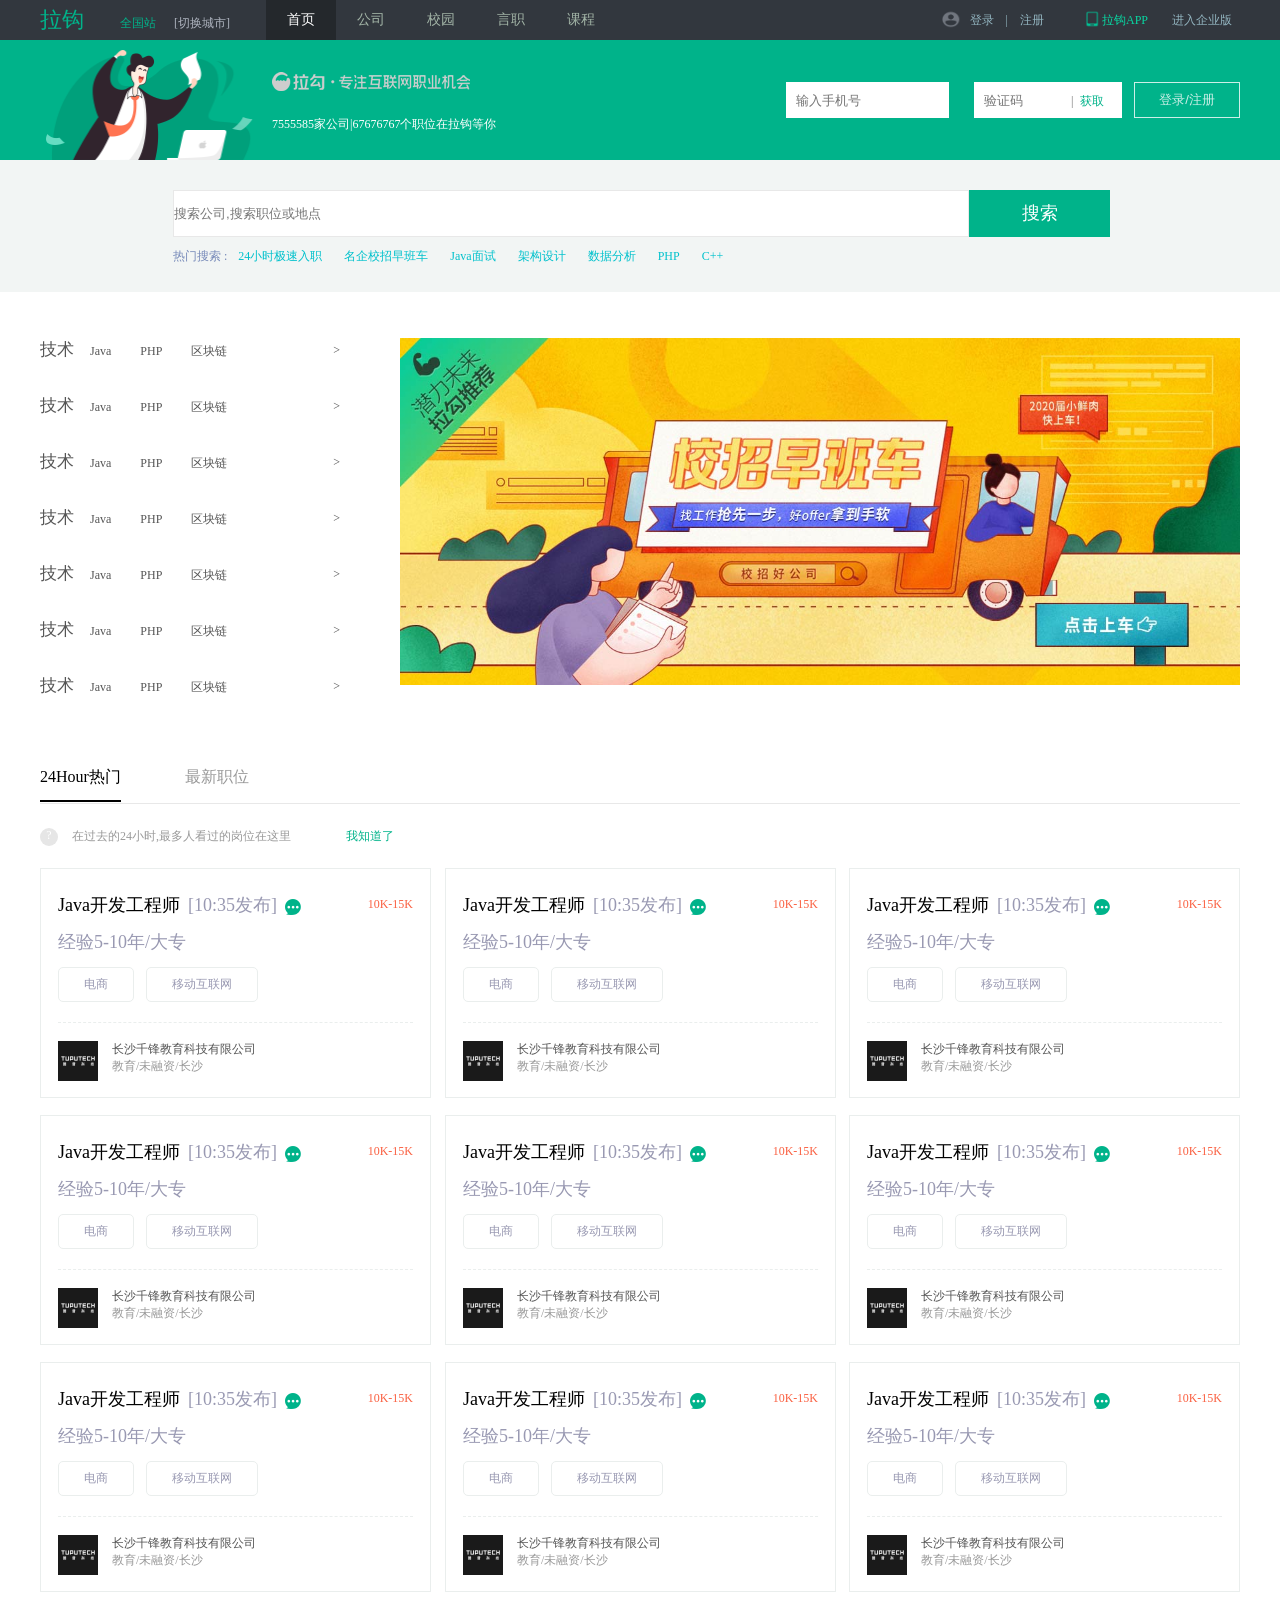
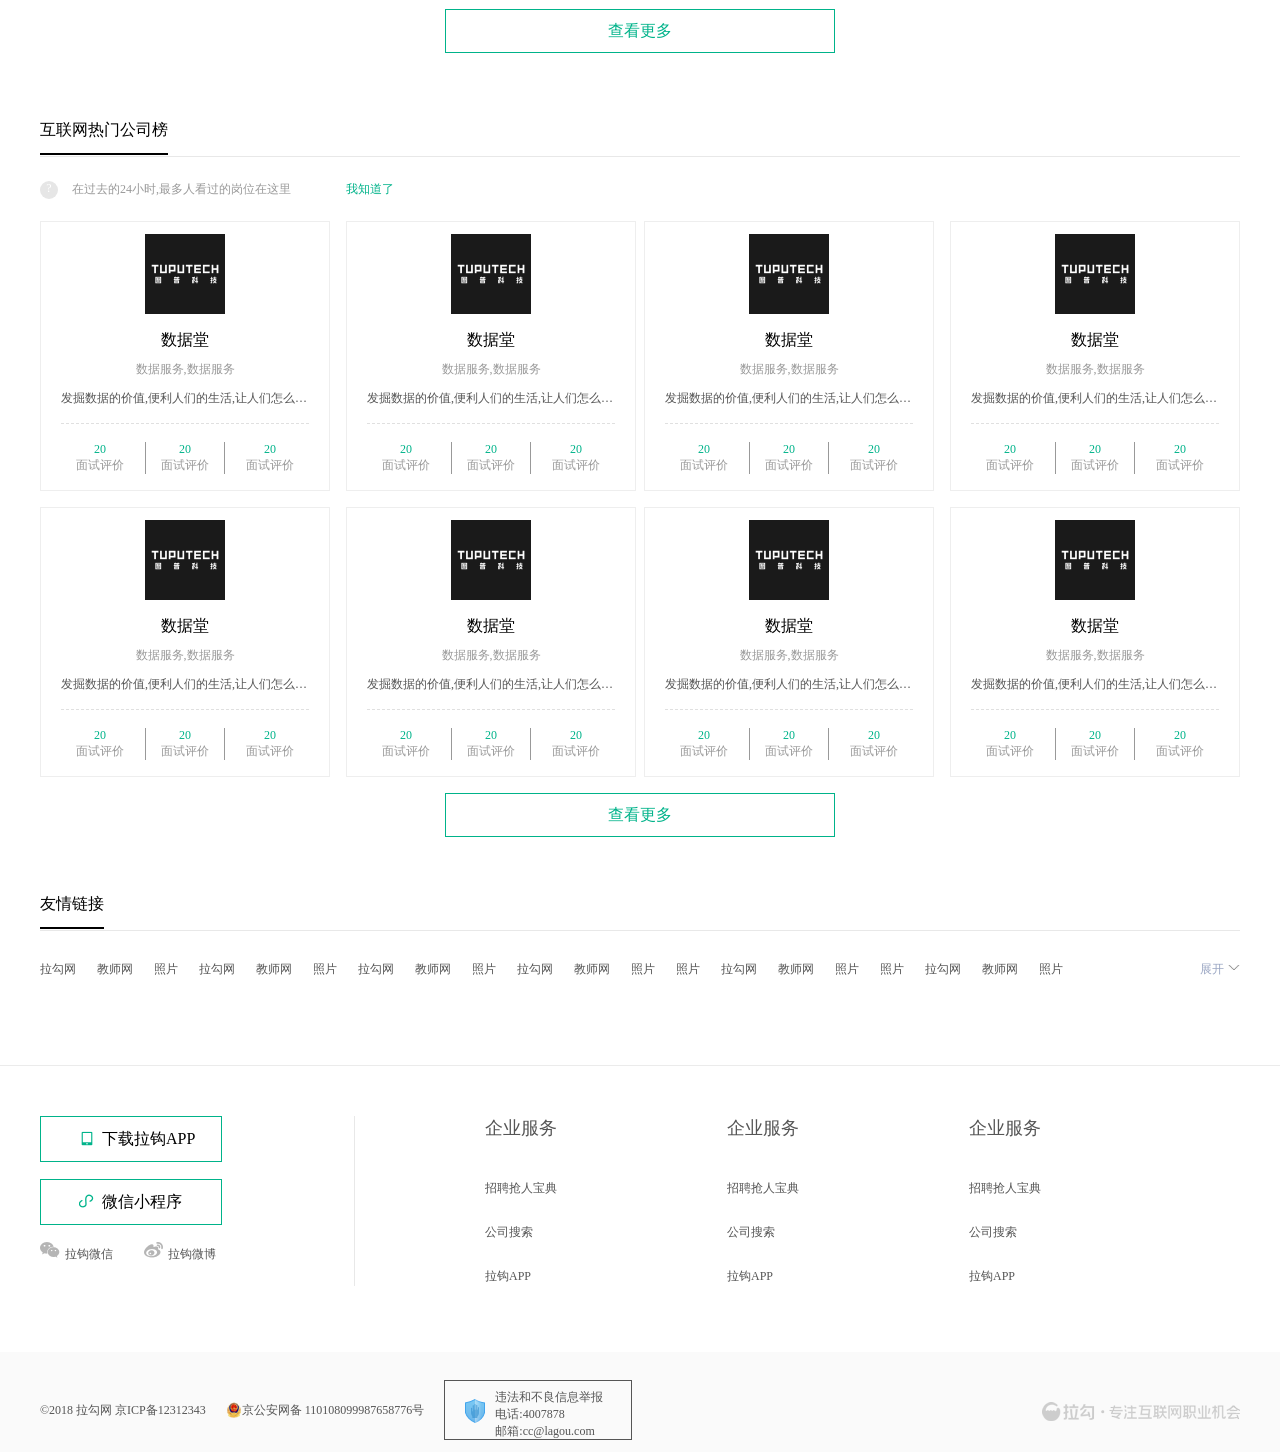
<file: index.html>
<!doctype html>
<html>
	<head>
		<meta charset="utf-8">
		<title>html5</title>
		<style type="text/css">
			*{margin:0;padding:0;}
			p,h1,h2,h3,h4,h5,h6,dl,dt,dd,ol,ul,li{margin:0px;padding:0px;}
			li{list-style:none;}
			a{text-decoration:none;color:#000;}
			img{display:block;}
			input{border: none;}
			/*设置版心*/
			.mian{
				width:1200px;
				margin:0 auto;
			}
			.fl{float:left;}
			.fr{float:right;}
			.clearFixed:after{
				content:"";
				display:block;
				clear:both;
			}
			
			
			
			.header{
				height:160px;
			}
			.header .h_top{
				height:40px;
				background: #32373e;
			}
			.header .h_top .topCon{
				height:40px;
			}
			.header .h_top .topCon .conLeft{
				height: 40px;
				line-height: 40px;
			}
			.header .h_top .topCon .conLeft .leftTxt1{
				height:40px;
			}
			.header .h_top .topCon .conLeft .leftTxt1 .logo{
				font-size:22px;
				color:#00b38a;
				margin-right: 32px;
			}
			.header .h_top .topCon .conLeft .leftTxt1 .city{
				font-size:12px;
				color:#00b38a;
				margin-right:14px;
			}
			.header .h_top .topCon .conLeft .leftTxt1 .city1{
				font-size:12px;
				color:#afb5c0;
				margin-right:36px;
			}
			.header .h_top .topCon .conLeft .ulList{
				font-size:14px;
			}
			.header .h_top .topCon .conLeft .ulList li{
				float:left;
				width:70px;
				text-align: center;
			}
			.header .h_top .topCon .conLeft .ulList li a{
				color:#a3b5a7;
			}
			.header .h_top .topCon .conLeft .ulList li:first-child{
				background: #24282c;
			}
			.header .h_top .topCon .conLeft .ulList li:first-child a{
				color:#fff;
			}
			.header .h_top .topCon .conRight{
				height:40px;
			}
			.header .h_top .topCon .conRight .ulList{
				line-height:40px;
				font-size:12px;
			}
			.header .h_top .topCon .conRight .ulList li{
				float:left;
			}
			.header .h_top .topCon .conRight .ulList li a{
				display:block;
			}
			.header .h_top .topCon .conRight .ulList li .login span{
				background-position: -9px -32px;
				margin-right:10px;
			}
			.header .h_top .topCon .conRight .ulList li .btn span{
				float:left;
				width:18px;
				height:18px;
				background-size:60px 106px;
				background-image:url("img/sprite.png");
				background-repeat: no-repeat;
				margin-top:10px;
			}
			.header .h_top .topCon .conRight .ulList li a{
				color:#93b5c0;
			}
			.header .h_top .topCon .conRight .ulList li .app{
				color:#08d7a2;
				margin-right:24px;
			}
			.header .h_top .topCon .conRight .ulList li .app span{
				background-position: -33px -32px;
			}
			.header .h_top .topCon .conRight .ulList li .login2 {
				margin-right:40px;
			}
			.header .h_top .topCon .conRight .ulList li .login2 span{
				padding:0px 12px;			
			}
			.header .h_top .topCon .conRight .ulList li:last-child{
				margin-right:8px;
			}
			.header .h_top .topCon .conRight .ulList li:last-child a{
				color:#93b5c0;
			}
			
			
			.header .h_bottom{
				height: 120px;
				background: #00b38a;
			}
			.header .h_bottom .botCon{
				height:120px;
				
			}
			.h_bottom .botCon .conLeft{
				position: relative;
				width:566px;
				height:120px;
				background:url("img/logo.png")no-repeat;
				background-size:226px 100%;
			}
			.h_bottom .botCon .conLeft .imgBox{
				position: absolute;
				top:32px;
				left:232px;
			}
			.h_bottom .botCon .conLeft .txtBox{
				position: absolute;
				top:76px;
				left:232px;
				font-size:12px;
				color:#fff;
			}
			
			.h_bottom .botCon .conRight{
				width:454px;
				height:120px;
				position: relative;
			}
			.h_bottom .botCon .conRight .btnBox{
				position: absolute;
				top:50%;
				width:100%;
				margin-top:-18px;
				height:36px;
				color:#757575;
				font-size:12px;
			}
			.h_bottom .botCon .conRight .btnBox .txt1{
				width:163px;
				height:36px;
				margin-right:25px;
				text-indent:10px;
				
			}
			.h_bottom .botCon .conRight .btnBox .pBtn{
				width:148px;
				height: 36px;
				margin-right:12px;
				background:#fff;
			}
			.h_bottom .botCon .conRight .btnBox .pBtn .txt2{
				width:94px;
				height:36px;
				text-indent:10px;
			}
			.h_bottom .botCon .conRight .btnBox .pBtn .aTxt2{
				padding: 6px 4px 9px;
				color:#00b38a;
			}
			.h_bottom .botCon .conRight .btnBox .btnSub{
				width:106px;
				height:36px;
				border:1px solid #ccefe7;
				background: transparent;
				color:#ccefe7;
			}
			
			/*sear satrt*/
			.sear{
				height:132px;
				background: #f2f5f4;
			}
			.searCon{
				height:102px;
				padding-top:30px;
			}
			.searCon .search{
				width:937px;
				height:47px;
				margin-left:133px;
			}
			.searCon .search .searchInp{
				width:794px;
				height:45px;
				border:1px solid #e8e8e8;
			}
			.searCon .search .btn{
				width:141px;
				height:47px;
				line-height:47px;
				text-align:center;
				color:#fff;
				font-size:18px;
				background: #00b38a;
			}
			.searCon .searList{
				margin-left:133px;
				font-size:12px;
				height:38px;
				line-height:38px;
			}
			.searCon .searList li{
				float:left;
			}
			.searCon .searList li:first-child a{
				color:#778ab9;
				padding:0;
			}
			.searCon .searList li a{
				color:#00c1cc;
				padding:0 11px;
			}
			.bannCon{
				padding-top:46px;
			}
			.bannCon .banLeft{
				width:300px;
			}
			.bannCon .banLeft .banList{
				font-size:12px;
			}
			.bannCon .banLeft .banList li{
				margin-bottom:33px;
			}
			.bannCon .banLeft .banList li a{
				padding:0 13px;
				color:#555555;
			}
			.bannCon .banLeft .banList li a:first-child{
				font-size:17px;
				padding:0;
			}
			.bannCon .banLeft .banList li span{
				font-family: "宋体";
				margin-top:5px;
				color:#555555;
				
			}
			.bannCon .banRight{
				position: relative;
				width:840px;
				height:347px;
			}
			.bannCon .banRight .banImgBox{
				width:840px;
				height:347px;
			}
			.bannCon .banRight .banImgBox .banImg{
				width:100%;
				height:100%;
			}
			.bannCon .banRight:hover span{
				display:block;
			}
			.bannCon .banRight span{
				position: absolute;
				top:50%;
				margin-top:-17px;
				width:22px;
				height:34px;
				font-size:34px;
				color:#000;
				font-family: "宋体";
				display:none;
				font-weight:bold;
			}
			.bannCon .banRight .btnRight{
				right:20px;
			}
			.bannCon .banRight .btnLeft{
				left:20px;
			}
			/*baner end*/

			/*content start*/
			.content .line1{
				margin-top:20px;
			}
			.content .lineTop{
				height:118px;
			}
			.content .lineTop .top1{
				height:53px;
				line-height:53px;
				border-bottom:1px solid #e8e8e8;
			}
			.content .lineTop .top1 .hotBtn{
				border-bottom:2px solid #000;
				padding-bottom:15px;
				margin-right:60px;
			}
			.content .lineTop .top1 .newBtn{
				color:#999999;
			}
			.content .lineTop .top2{
				height:42px;
				padding-top:24px;
				font-size:12px;
			}
			.content .lineTop .top2 span{
				width:18px;
				height:18px;
				background: #e6e6e6;
				color:#fff;
				text-align:center;
				border-radius:50%;
				margin-right:14px;
			}
			.content .lineTop .top2 a:nth-of-type(1){
				color:#999;
				margin-right:55px;
			}
			.content .lineTop .top2 a:nth-of-type(2){
				color:#00b38a;
			}
			.content .line1{
				margin-bottom:50px;
			}
			.content .line1 .conUl li{
				margin-bottom:17px;
			}
			.content .line1 .conUl li .conBox{
				width:355px;
				border:1px solid #eaeeed;
				padding:24px 17px 16px;
			}
			.content .line1 .conUl li .conBox .job{
				font-size:18px;
				
			}
			.content .line1 .conUl li .conBox .btn{
				font-size:18px;
				color:#9999b2;
			}
			.content .line1 .conUl li .conBox .job .time{
				margin:0px 8px;
				
			}
			.content .line1 .conUl li .conBox .job img{
				margin-top:6px;
			}
			.content .line1 .conUl li .conBox .job .money{
				font-size:12px;
				color:#fa6041;
				margin-top:4px;
			}
			.content .line1 .conUl li .conBox .btn2{
				margin-top:13px;
				margin-bottom:13px;
			}
			
			.content .line1 .conUl li .conBox .spa{
				border:1px solid #eaeeed;
				padding:8px 25px;
				border-radius:5px;
				margin-right:12px;
				font-size:12px;
			}
			.content .line1 .conUl li .conBox .pBor{
				border-bottom:1px dashed #eaeeed;
				padding-bottom:20px;
			}
			.content .line1 .conUl li .conBox .imgBox{
				padding-top:18px;
			}
			.content .line1 .conUl li .conBox .imgBox img{
				width:40px;
				height:40px;
				margin-right:14px;
			}
			.content .line1 .conUl li .conBox .imgBox .imgTxt{
				font-size:12px;
			}
			.content .line1 .conUl li .conBox .imgBox .imgTxt .txt1{
				color:#555555;
			}
			.content .line1 .conUl li .conBox .imgBox .imgTxt .txt2{
				color:#999999;
			}
			.content .line1 .conUl li div:nth-of-type(2){
				margin:0px 13px 0px 14px;
			}
			
			.content .more{
				width:388px;
				height:42px;
				border:1px solid #00b38a;
				margin:0 auto;
				text-align:center;
				line-height:42px;
				color:#00b38a;
			}
			.content .line2 .con2Box .listBox{
				width:248px;
				height:244px;
				border:1px solid #eeeeee;
				padding:12px 20px;
				text-align: center;
				margin:0px 8px;
				margin-bottom:16px;
			}
			.content .line2 .con2Box .listBox:nth-child(2n-1){
				margin-left:0;
			}
			.content .line2 .con2Box .listBox:nth-child(4n){
				margin-right:0;
			}
			.content .line2 .con2Box .listBox img{
				width:80px;
				height:80px;
				margin:0 auto;
				margin-bottom:16px;
			}
			.content .line2 .con2Box .listBox .txt1{
				font-size:12px;
				color:#999999;
				margin-top:10px;
				margin-bottom: 12px;
			}
			.content .line2 .con2Box .listBox .txt2{
				font-size:12px;
				color:#555555;
				white-space: nowrap;
				overflow: hidden;
				text-overflow: ellipsis;
				border-bottom: 1px dashed #e0e0e0;
				padding-bottom:16px;
				
			}
			.content .line2 .con2Box .listBox .listCon{
				font-size:12px;
				color:#999999;
				margin-top:18px;
			}
			.content .line2 .con2Box .listBox .listCon p{
				color:#00b38a;
			}
			.content .line2 .con2Box .listBox .listCon .box1{
				width:78px;
			}
			.content .line2 .con2Box .listBox .listCon .box1:nth-child(2){
				border-left:1px solid #999999;
				border-right:1px solid #999999;
				margin:0px 6px;
			}
			.content .line3{
				margin-top:40px;
			}
			.content .line3 .btnCon{
				font-size:12px;
				padding-top:30px;
				color:#99a5c2;
			}
			.content .line3 .btnCon a{
				color:#555;
				margin-right:18px;
			}
			.content .line3 .btnCon .openTxt img{
				margin-top:4px;
				margin-left:4px;
			}
			.footer{
				border-top:1px solid #ebebeb;
				margin-top: 70px;
			}	
			.footer .fooTop{
				height:236px;
				padding-top:50px;
			}
			.footer .fooTop .appBox{
				margin-right:130px;
				width:314px;
				height:170px;
				border-right:1px solid #e8e8e8;
			}
			.footer .fooTop .appBox .btnApp{
				width: 180px;
				height:44px;
				border: 1px solid #00b38a;
				line-height:44px;
				margin-bottom:17px;
			}
			.footer .fooTop .appBox .btnApp span{
				float:left;
				width:15px;
				height:15px;
				background:url("img/sprite2.png")no-repeat;
				margin-left:38px;
				margin-top:14px;
				margin-right:8px;
			}
			.footer .fooTop .appBox .btnApp:nth-child(1) span{
				background-position: -148px -220px;
			}
			.footer .fooTop .appBox .btnApp:nth-child(2) span{
				background-position: -215px -54px;
			}
			.footer .fooTop .appBox .btnTxt{
				font-size:12px;
				color:#555555;
			}
			.footer .fooTop .appBox .btnTxt img{
				display: inline-block;
				margin-right:5px;
			}
			.footer .fooTop .appBox .btnTxt img:nth-child(2){
				margin-left:28px;
			}
			.footer .fooTop .dlCen{
				margin:0 170px;
			}
			.footer .fooTop dl dt{
				font-size:18px;
				color:#555;
				margin-bottom:26px;
			}
			.footer .fooTop dl dd{
				font-size:12px;
				color:#555;
				height:44px;
				line-height: 44px;
			}
			.footer .fooBottom{
				height:100px;
				background: #fafafa;
			}
			.footer .fooBottom .bottCon{
				height:100px;
				font-size:12px;
				color:#555;
			}
			.footer .fooBottom .bottCon > p{
				margin-top:50px;
				margin-right:20px;
			}
			.footer .fooBottom .bottCon span{
				background:url("img/sprite2.png")no-repeat;
			}
			.footer .fooBottom .bottCon .txtP2 span{
				width:16px;
				height:16px;
				background-position: -150px -184px;
			}
			.footer .fooBottom .bottCon .txtBox{
				width:186px;
				height:58px;
				border: 1px solid #555;
				margin-top:28px;
			}
			.footer .fooBottom .bottCon .txtBox span{
				width:20px;
				height:24px;
				background-position: -132px -20px;
				margin-top:18px;
				margin-left:20px;
				
			}
			.footer .fooBottom .bottCon .txtBox p{
				margin-top:8px;
				margin-left:10px;
			}
			.footer .fooBottom .bottCon .imgBox{
				margin-top:50px;
			}
			
			
			


		</style>
	</head>

	<body>
		
		<div id="box">
			<div class="header">
				<div class="h_top">
					<div class="topCon mian clearFixed">
						<div class="conLeft fl">
							<div class="leftTxt1 fl">
								<a href="" class="logo">拉钩</a>
								<a href="" class="city">全国站</a>
								<a href="" class="city1">[切换城市]</a>
							</div>
							<ul class="ulList clearFixed fl">
								<li><a href="#">首页</a></li>
								<li><a href="#">公司</a></li>
								<li><a href="#">校园</a></li>
								<li><a href="#">言职</a></li>
								<li><a href="#">课程</a></li>
							</ul>
						</div>
						<div class="conRight fr">
							<ul class="ulList clearFixed">
								<li><a href="" class="login btn"><span></span>登录</a></li>
								<li><a href="" class="login2"><span>|</span>注册</a></li>
								<li><a href="" class="btn app"><span></span>拉钩APP</a></li>
								<li><a href="demo.html" target="_blank">进入企业版</a></li>
							</ul>
						</div>
					</div>
				</div>
				<div class="h_bottom">
					<div class="botCon mian">
						<div class="conLeft fl">
							<div class="imgBox">
								<img src="img/footer_lagou.png" alt="" />
							</div>
							<div class="txtBox">7555585家公司|67676767个职位在拉钩等你</div>
						</div>
						<div class="conRight fr">
							<div class="btnBox">
								<input type="text" placeholder="输入手机号" class="fl txt1" />
							<p class="fl pBtn">
								<input type="text" placeholder="验证码" class="txt2" />
								|
								<a href="" class="aTxt2">获取</a>
							</p>
							<input type="submit" value="登录/注册" class="fl btnSub" />
							</div>
						</div>
					</div>
				</div>
			</div>
			<div class="sear">
				<div class="searCon mian">
					<div class="search">
						<input type="text" placeholder="搜索公司,搜索职位或地点" class="searchInp fl" />
						<a href="" class="btn fl">搜索</a>
					</div>
					<ul class="searList clearFixed">
						<li><a href="">热门搜索 :</a></li>
						<li><a href="">24小时极速入职</a></li>
						<li><a href="">名企校招早班车</a></li>
						<li><a href="">Java面试</a></li>
						<li><a href="">架构设计</a></li>
						<li><a href="">数据分析</a></li>
						<li><a href="">PHP</a></li>
						<li><a href="">C++</a></li>
					</ul>
				</div>
			</div>
			<div class="banner">
				<div class="bannCon mian clearFixed">
					<div class="banLeft fl">
						<ul class="banList">
							<li>
								<a href="">技术</a>
								<a href="">Java</a>
								<a href="">PHP</a>
								<a href="">区块链</a>
								<span class="fr">&gt;</span>
							</li>
							<li>
								<a href="">技术</a>
								<a href="">Java</a>
								<a href="">PHP</a>
								<a href="">区块链</a>
								<span class="fr">&gt;</span>
							</li>
							<li>
								<a href="">技术</a>
								<a href="">Java</a>
								<a href="">PHP</a>
								<a href="">区块链</a>
								<span class="fr">&gt;</span>
							</li>
							<li>
								<a href="">技术</a>
								<a href="">Java</a>
								<a href="">PHP</a>
								<a href="">区块链</a>
								<span class="fr">&gt;</span>
							</li>
							<li>
								<a href="">技术</a>
								<a href="">Java</a>
								<a href="">PHP</a>
								<a href="">区块链</a>
								<span class="fr">&gt;</span>
							</li>
							<li>
								<a href="">技术</a>
								<a href="">Java</a>
								<a href="">PHP</a>
								<a href="">区块链</a>
								<span class="fr">&gt;</span>
							</li>
							<li>
								<a href="">技术</a>
								<a href="">Java</a>
								<a href="">PHP</a>
								<a href="">区块链</a>
								<span class="fr">&gt;</span>
							</li>
							
						</ul>
					</div>
					<div class="banRight fr">
						<div class="banImgBox">
							<img src="img/banner.JPG" class="banImg" alt="" />
						</div>
						<span class="btnLeft">&lt;</span>
						<span class="btnRight">&gt;</span>
					</div>
				</div>
			</div>
			<div class="content mian">
				<div class="line1">
					<div class="lineTop">
						<div class="top1">
							<a href="" class="hotBtn">24Hour热门</a>
							<a href="" class="newBtn">最新职位</a>
						</div>
						<div class="top2">
							<span class="fl">?</span>
							<a href="" class="fl">在过去的24小时,最多人看过的岗位在这里</a>
							<a href="" class="fl">我知道了</a>
						</div>
					</div>
					<ul class="conUl">
						<li class="clearFixed">
							<div class="conBox fl">
								<p class="job clearFixed">
									<span class="jobTxt fl">Java开发工程师</span>
									<span class="time btn fl">[10:35发布]</span>
									<img class="fl" src="img/icon_chat.png" alt="" />
									<span class="money fr">10K-15K</span>
								</p>
								<p class="btn btn2">经验5-10年/大专</p>
								<p class="clearFixed  pBor">
									<span class="btn fl spa">电商</span>
									<span class="btn fl spa">移动互联网</span>
								</p>
								<div class="imgBox clearFixed">
									<img src="img/con2.png" class="fl" alt="" />
									<div class="imgTxt fl">
										<p class="txt1">长沙千锋教育科技有限公司</p>
										<p class="txt2">教育/未融资/长沙</p>
									</div>
								</div>
							</div>
							<div class="conBox fl">
								<p class="job clearFixed">
									<span class="jobTxt fl">Java开发工程师</span>
									<span class="time btn fl">[10:35发布]</span>
									<img class="fl" src="img/icon_chat.png" alt="" />
									<span class="money fr">10K-15K</span>
								</p>
								<p class="btn btn2">经验5-10年/大专</p>
								<p class="clearFixed  pBor">
									<span class="btn fl spa">电商</span>
									<span class="btn fl spa">移动互联网</span>
								</p>
								<div class="imgBox clearFixed">
									<img src="img/con2.png" class="fl" alt="" />
									<div class="imgTxt fl">
										<p class="txt1">长沙千锋教育科技有限公司</p>
										<p class="txt2">教育/未融资/长沙</p>
									</div>
								</div>
							</div>
							<div class="conBox fl">
								<p class="job clearFixed">
									<span class="jobTxt fl">Java开发工程师</span>
									<span class="time btn fl">[10:35发布]</span>
									<img class="fl" src="img/icon_chat.png" alt="" />
									<span class="money fr">10K-15K</span>
								</p>
								<p class="btn btn2">经验5-10年/大专</p>
								<p class="clearFixed  pBor">
									<span class="btn fl spa">电商</span>
									<span class="btn fl spa">移动互联网</span>
								</p>
								<div class="imgBox clearFixed">
									<img src="img/con2.png" class="fl" alt="" />
									<div class="imgTxt fl">
										<p class="txt1">长沙千锋教育科技有限公司</p>
										<p class="txt2">教育/未融资/长沙</p>
									</div>
								</div>
							</div>
						</li>
						<li class="clearFixed">
							<div class="conBox fl">
								<p class="job clearFixed">
									<span class="jobTxt fl">Java开发工程师</span>
									<span class="time btn fl">[10:35发布]</span>
									<img class="fl" src="img/icon_chat.png" alt="" />
									<span class="money fr">10K-15K</span>
								</p>
								<p class="btn btn2">经验5-10年/大专</p>
								<p class="clearFixed  pBor">
									<span class="btn fl spa">电商</span>
									<span class="btn fl spa">移动互联网</span>
								</p>
								<div class="imgBox clearFixed">
									<img src="img/con2.png" class="fl" alt="" />
									<div class="imgTxt fl">
										<p class="txt1">长沙千锋教育科技有限公司</p>
										<p class="txt2">教育/未融资/长沙</p>
									</div>
								</div>
							</div>
							<div class="conBox fl">
								<p class="job clearFixed">
									<span class="jobTxt fl">Java开发工程师</span>
									<span class="time btn fl">[10:35发布]</span>
									<img class="fl" src="img/icon_chat.png" alt="" />
									<span class="money fr">10K-15K</span>
								</p>
								<p class="btn btn2">经验5-10年/大专</p>
								<p class="clearFixed  pBor">
									<span class="btn fl spa">电商</span>
									<span class="btn fl spa">移动互联网</span>
								</p>
								<div class="imgBox clearFixed">
									<img src="img/con2.png" class="fl" alt="" />
									<div class="imgTxt fl">
										<p class="txt1">长沙千锋教育科技有限公司</p>
										<p class="txt2">教育/未融资/长沙</p>
									</div>
								</div>
							</div>
							<div class="conBox fl">
								<p class="job clearFixed">
									<span class="jobTxt fl">Java开发工程师</span>
									<span class="time btn fl">[10:35发布]</span>
									<img class="fl" src="img/icon_chat.png" alt="" />
									<span class="money fr">10K-15K</span>
								</p>
								<p class="btn btn2">经验5-10年/大专</p>
								<p class="clearFixed  pBor">
									<span class="btn fl spa">电商</span>
									<span class="btn fl spa">移动互联网</span>
								</p>
								<div class="imgBox clearFixed">
									<img src="img/con2.png" class="fl" alt="" />
									<div class="imgTxt fl">
										<p class="txt1">长沙千锋教育科技有限公司</p>
										<p class="txt2">教育/未融资/长沙</p>
									</div>
								</div>
							</div>
						</li>
						<li class="clearFixed">
							<div class="conBox fl">
								<p class="job clearFixed">
									<span class="jobTxt fl">Java开发工程师</span>
									<span class="time btn fl">[10:35发布]</span>
									<img class="fl" src="img/icon_chat.png" alt="" />
									<span class="money fr">10K-15K</span>
								</p>
								<p class="btn btn2">经验5-10年/大专</p>
								<p class="clearFixed  pBor">
									<span class="btn fl spa">电商</span>
									<span class="btn fl spa">移动互联网</span>
								</p>
								<div class="imgBox clearFixed">
									<img src="img/con2.png" class="fl" alt="" />
									<div class="imgTxt fl">
										<p class="txt1">长沙千锋教育科技有限公司</p>
										<p class="txt2">教育/未融资/长沙</p>
									</div>
								</div>
							</div>
							<div class="conBox fl">
								<p class="job clearFixed">
									<span class="jobTxt fl">Java开发工程师</span>
									<span class="time btn fl">[10:35发布]</span>
									<img class="fl" src="img/icon_chat.png" alt="" />
									<span class="money fr">10K-15K</span>
								</p>
								<p class="btn btn2">经验5-10年/大专</p>
								<p class="clearFixed  pBor">
									<span class="btn fl spa">电商</span>
									<span class="btn fl spa">移动互联网</span>
								</p>
								<div class="imgBox clearFixed">
									<img src="img/con2.png" class="fl" alt="" />
									<div class="imgTxt fl">
										<p class="txt1">长沙千锋教育科技有限公司</p>
										<p class="txt2">教育/未融资/长沙</p>
									</div>
								</div>
							</div>
							<div class="conBox fl">
								<p class="job clearFixed">
									<span class="jobTxt fl">Java开发工程师</span>
									<span class="time btn fl">[10:35发布]</span>
									<img class="fl" src="img/icon_chat.png" alt="" />
									<span class="money fr">10K-15K</span>
								</p>
								<p class="btn btn2">经验5-10年/大专</p>
								<p class="clearFixed  pBor">
									<span class="btn fl spa">电商</span>
									<span class="btn fl spa">移动互联网</span>
								</p>
								<div class="imgBox clearFixed">
									<img src="img/con2.png" class="fl" alt="" />
									<div class="imgTxt fl">
										<p class="txt1">长沙千锋教育科技有限公司</p>
										<p class="txt2">教育/未融资/长沙</p>
									</div>
								</div>
							</div>
						</li>
					</ul>
					<p class="more">查看更多</p>
				</div>
				<div class="line2">
					<div class="lineTop">
						<div class="top1">
							<a href="" class="hotBtn">互联网热门公司榜</a>
						</div>
						<div class="top2">
							<span class="fl">?</span>
							<a href="" class="fl">在过去的24小时,最多人看过的岗位在这里</a>
							<a href="" class="fl">我知道了</a>
						</div>
					</div>
					<div class="con2Box clearFixed">
						<div class="listBox  fl">
							<img src="img/con2.png" alt="" />
							<span class="spa1">数据堂</span>
							<p class="txt1">数据服务,数据服务</p>
							<p class="txt2">发掘数据的价值,便利人们的生活,让人们怎么怎么样,哈哈哈</p>
							<div class="listCon clearFixed">
								<div class="box1 fl">
									<p>20</p>
									面试评价
								</div>
								<div class="box1 fl">
									<p>20</p>
									面试评价
								</div>
								<div class="box1 fl">
									<p>20</p>
									面试评价
								</div>
							</div>
						</div>
						<div class="listBox fl">
							<img src="img/con2.png" alt="" />
							<span class="spa1">数据堂</span>
							<p class="txt1">数据服务,数据服务</p>
							<p class="txt2">发掘数据的价值,便利人们的生活,让人们怎么怎么样,哈哈哈</p>
							<div class="listCon clearFixed">
								<div class="box1 fl">
									<p>20</p>
									面试评价
								</div>
								<div class="box1 fl">
									<p>20</p>
									面试评价
								</div>
								<div class="box1 fl">
									<p>20</p>
									面试评价
								</div>
							</div>
						</div>
						<div class="listBox fl">
							<img src="img/con2.png" alt="" />
							<span class="spa1">数据堂</span>
							<p class="txt1">数据服务,数据服务</p>
							<p class="txt2">发掘数据的价值,便利人们的生活,让人们怎么怎么样,哈哈哈</p>
							<div class="listCon clearFixed">
								<div class="box1 fl">
									<p>20</p>
									面试评价
								</div>
								<div class="box1 fl">
									<p>20</p>
									面试评价
								</div>
								<div class="box1 fl">
									<p>20</p>
									面试评价
								</div>
							</div>
						</div>
						<div class="listBox fl">
							<img src="img/con2.png" alt="" />
							<span class="spa1">数据堂</span>
							<p class="txt1">数据服务,数据服务</p>
							<p class="txt2">发掘数据的价值,便利人们的生活,让人们怎么怎么样,哈哈哈</p>
							<div class="listCon clearFixed">
								<div class="box1 fl">
									<p>20</p>
									面试评价
								</div>
								<div class="box1 fl">
									<p>20</p>
									面试评价
								</div>
								<div class="box1 fl">
									<p>20</p>
									面试评价
								</div>
							</div>
						</div>
						<div class="listBox fl">
							<img src="img/con2.png" alt="" />
							<span class="spa1">数据堂</span>
							<p class="txt1">数据服务,数据服务</p>
							<p class="txt2">发掘数据的价值,便利人们的生活,让人们怎么怎么样,哈哈哈</p>
							<div class="listCon clearFixed">
								<div class="box1 fl">
									<p>20</p>
									面试评价
								</div>
								<div class="box1 fl">
									<p>20</p>
									面试评价
								</div>
								<div class="box1 fl">
									<p>20</p>
									面试评价
								</div>
							</div>
						</div>
						<div class="listBox fl">
							<img src="img/con2.png" alt="" />
							<span class="spa1">数据堂</span>
							<p class="txt1">数据服务,数据服务</p>
							<p class="txt2">发掘数据的价值,便利人们的生活,让人们怎么怎么样,哈哈哈</p>
							<div class="listCon clearFixed">
								<div class="box1 fl">
									<p>20</p>
									面试评价
								</div>
								<div class="box1 fl">
									<p>20</p>
									面试评价
								</div>
								<div class="box1 fl">
									<p>20</p>
									面试评价
								</div>
							</div>
						</div>
						<div class="listBox fl">
							<img src="img/con2.png" alt="" />
							<span class="spa1">数据堂</span>
							<p class="txt1">数据服务,数据服务</p>
							<p class="txt2">发掘数据的价值,便利人们的生活,让人们怎么怎么样,哈哈哈</p>
							<div class="listCon clearFixed">
								<div class="box1 fl">
									<p>20</p>
									面试评价
								</div>
								<div class="box1 fl">
									<p>20</p>
									面试评价
								</div>
								<div class="box1 fl">
									<p>20</p>
									面试评价
								</div>
							</div>
						</div>
						<div class="listBox fl">
							<img src="img/con2.png" alt="" />
							<span class="spa1">数据堂</span>
							<p class="txt1">数据服务,数据服务</p>
							<p class="txt2">发掘数据的价值,便利人们的生活,让人们怎么怎么样,哈哈哈</p>
							<div class="listCon clearFixed">
								<div class="box1 fl">
									<p>20</p>
									面试评价
								</div>
								<div class="box1 fl">
									<p>20</p>
									面试评价
								</div>
								<div class="box1 fl">
									<p>20</p>
									面试评价
								</div>
							</div>
						</div>
					</div>
					<p class="more">查看更多</p>
				</div>
				<div class="line3">
					<div class="lineTop">
						<div class="top1">
							<a href="" class="hotBtn">友情链接</a>
						</div>
						<div class="btnCon">
							<a href="">拉勾网</a>
							<a href="">教师网</a>
							<a href="">照片</a>
							<a href="">拉勾网</a>
							<a href="">教师网</a>
							<a href="">照片</a>
							<a href="">拉勾网</a>
							<a href="">教师网</a>
							<a href="">照片</a>
							<a href="">拉勾网</a>
							<a href="">教师网</a>
							<a href="">照片</a>
							<a href="">照片</a>
							<a href="">拉勾网</a>
							<a href="">教师网</a>
							<a href="">照片</a>
							<a href="">照片</a>
							<a href="">拉勾网</a>
							<a href="">教师网</a>
							<a href="">照片</a>
							<p class="fr openTxt">展开<img src="img2/open.jpg" alt="" class="fr" /></p>
						</div>
					</div>
				</div>
			</div>
			<div class="footer">
				<div class="fooTop mian">
					<div class="appBox fl">
						<p class="btnApp"><span></span>下载拉钩APP</p>
						<p class="btnApp"><span></span>微信小程序</p>
						<p class="btnTxt">
							<img src="img2/icon-wechat.png" alt="" />拉钩微信
							<img src="img2/icon-sina1.png" alt="" />拉钩微博
						</p>
					</div>
					<dl class="fl">
						<dt>企业服务</dt>
						<dd>招聘抢人宝典</dd>
						<dd>公司搜索</dd>
						<dd>拉钩APP</dd>
					</dl>
					<dl class="fl dlCen">
						<dt>企业服务</dt>
						<dd>招聘抢人宝典</dd>
						<dd>公司搜索</dd>
						<dd>拉钩APP</dd>
					</dl>
					<dl class="fl">
						<dt>企业服务</dt>
						<dd>招聘抢人宝典</dd>
						<dd>公司搜索</dd>
						<dd>拉钩APP</dd>
					</dl>
				</div>
				<div class="fooBottom">
					<div class="bottCon mian">
						<p class="txtP1 fl">&copy;2018 拉勾网 京ICP备12312343</p>
						<p class="txtP2 fl"><span class="fl"></span>京公安网备 110108099987658776号</p>
						<div class="txtBox fl">
							<span class="fl"></span>
							<p class="fl">
								违法和不良信息举报<br>
								电话:4007878<br>
								邮箱:cc@lagou.com
							</p>
						</div>
						<div class="fr imgBox"><img src="img/footer_lagou.png" alt="" /></div>
					</div>
				</div>
			</div>
		</div>

	
	
	</body>

</html>
</file>
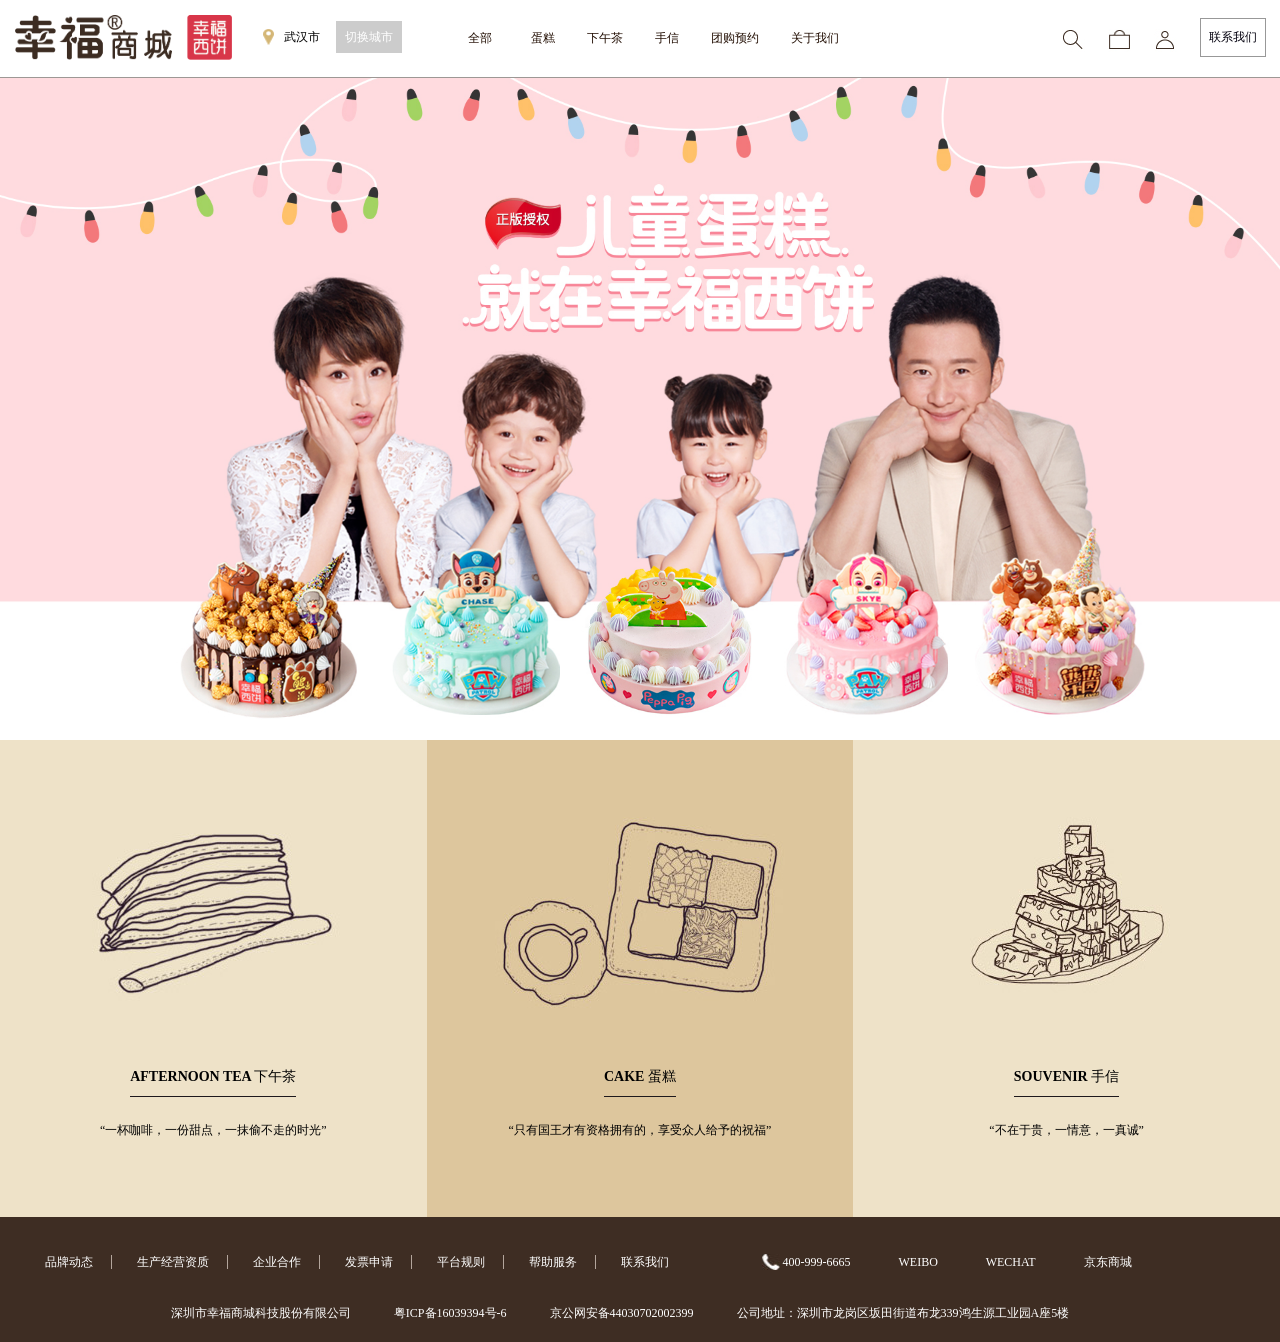
<file: xfxb/index.html>
<!DOCTYPE html>
<html>
	<head>
		<meta charset="utf-8" />
		<title></title>
		<link rel="stylesheet" type="text/css" href="css/common.css"/>
		<link rel="stylesheet" type="text/css" href="css/public.css"/>
		<link rel="stylesheet" type="text/css" href="css/index.css"/>
	</head>
	<body>
		<!--
			页面的版心宽度  1251px
		-->	
		<div id="box">
			<!--头部-->
			<div class="xf_header">
				<header>
					<a href="index.html">
						<img src="img/logo_big01.png"/>
					</a>
					<div class="city">
						<img src="img/icon-address.png"/>
						<span>武汉市</span>
						<a href="#">切换城市</a>
					</div>
					<div class="nav">
						<a href="#">全部</a>
						<a href="#">蛋糕</a>
						<a href="#">下午茶</a>
						<a href="#">手信</a>
						<a href="#">团购预约</a>
						<a href="#">关于我们</a>
					</div>
					<div class="link">
						<img src="img/i-search.jpg"/>
						<img src="img/i-cart.jpg"/>
						<img src="img/i-user.jpg"/>
						<a href="#">联系我们</a>
					</div>
				</header>
			</div>
			<!--banner-->
			<div class="banner">
				<a href="details.html">
					<img src="img/bg.jpg"/>
				</a>
			</div>
			<div class="cake_type">
				<div>
					<a>
						<img src="img/cake_03.jpg"/>
					</a>
					<a>
						<span>AFTERNOON TEA </span>
						<span>下午茶</span>
					</a>
					<p>“一杯咖啡，一份甜点，一抹偷不走的时光”</p>
				</div>
				<div>
					<a>
						<img src="img/cake_05.jpg"/>
					</a>
					<a>
						<span>CAKE  </span>
						<span>蛋糕</span>
					</a>
					<p>“只有国王才有资格拥有的，享受众人给予的祝福”</p>
				</div>
				<div>
					<a>
						<img src="img/cake_07.jpg"/>
					</a>
					<a>
						<span>SOUVENIR </span>
						<span>手信</span>
					</a>
					<p>“不在于贵，一情意，一真诚”</p>
				</div>
			</div>
			<!--footer-->
			<div class="xf_footer">
				<footer>
					<div class="footer1">
						<div class="msg">
							<a href="#">品牌动态</a>
							<a href="#">生产经营资质</a>
							<a href="#">企业合作</a>
							<a href="#">发票申请</a>
							<a href="#">平台规则</a>
							<a href="#">帮助服务</a>
							<a href="#">联系我们</a>
						</div>
						<div class="tel">
							<a href="#">
								<img src="img/tel_03.jpg"/>
								<span>400-999-6665</span>
							</a>
							<a href="#">WEIBO</a>
							<a href="#">WECHAT</a>
							<a href="#">京东商城</a>
						</div>
					</div>
					<div class="footer2">
						<div class="copyright">
							<span>深圳市幸福商城科技股份有限公司</span>
							<span>粤ICP备16039394号-6 </span>
							<span>京公网安备44030702002399</span>
							<span>公司地址：深圳市龙岗区坂田街道布龙339鸿生源工业园A座5楼</span>
						</div>
					</div>
				</footer>
			</div>
		</div>
	</body>
</html>
</file>
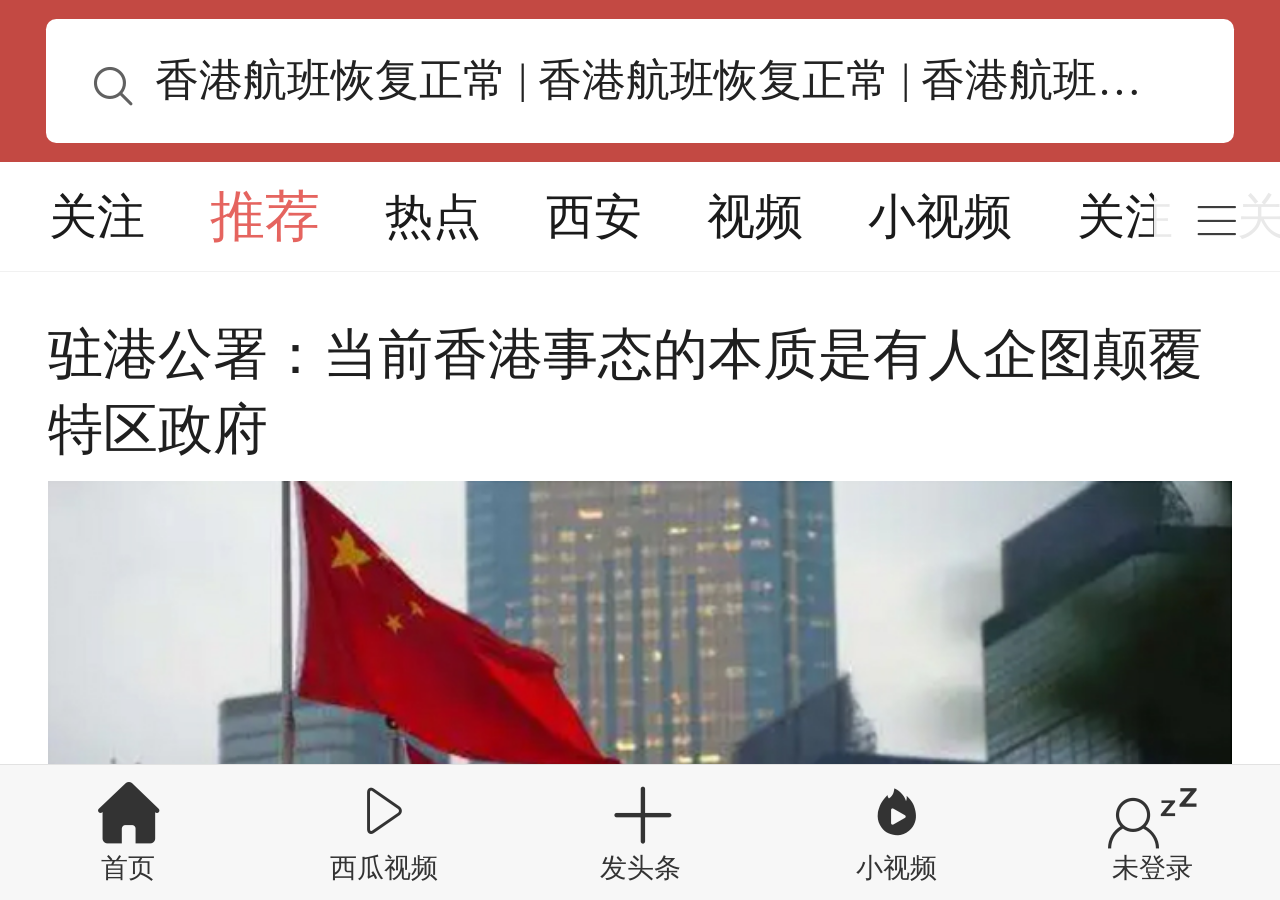
<file: pro/pro/index.html>
<!DOCTYPE html>
<html lang="zh">
<head>
	<meta charset="UTF-8">
	<meta name="viewport" content="width=device-width, initial-scale=1.0">
	<meta http-equiv="X-UA-Compatible" content="ie=edge">
	<title></title>
	<link rel="stylesheet" href="css/reset.css">
	<link rel="stylesheet" href="css/common.css">
	<link rel="stylesheet" href="css/index.css">
	<link rel="stylesheet" href="font/iconfont.css">
</head>
<body>
	<!-- header -->
	<header class="head">
		<section class="search">
			<div class="searchCon">
				<i class="iconfont icon-sousuo"></i>
				<span>香港航班恢复正常 | 香港航班恢复正常 | 香港航班恢复正常</span>
			</div>
		</section>
		<nav class="head_lists">
			<div class="lists_con">
				<ul>
					<li><a href="#">关注</a></li>
					<li class="bingo"><a href="#">推荐</a></li>
					<li><a href="#">热点</a></li>
					<li><a href="#">西安</a></li>
					<li><a href="#">视频</a></li>
					<li><a href="#">小视频</a></li>
					<li><a href="#">关注</a></li>
					<li><a href="#">关注</a></li>
					<li><a href="#">关注</a></li>
				</ul>
			</div>
			<div class="list_icon">
				<i class="iconfont icon-liebiao"></i>
			</div>
		</nav>
	</header>
	
	<!-- container -->
	<section class="container">
		<div class="newsCon">
			<h1>驻港公署：当前香港事态的本质是有人企图颠覆特区政府</h1>
			<img src="img/new_pic.jpg" alt="">
			<div class="newInfo clean">
				<div class="new_hot">
					<i></i>
					<span>人民日报</span>
					<span>18评论</span>
					<span>刚刚</span>
				</div>
				<div class="err"></div>
			</div>
		</div>
		<div class="newsCon">
			<h1>驻港公署：当前香港事态的本质是有人企图颠覆特区政府</h1>
			<div class="newInfo clean">
				<div class="new_hot">
					<i></i>
					<span>人民日报</span>
					<span>18评论</span>
					<span>刚刚</span>
				</div>
				<div class="err"></div>
			</div>
		</div>
		<div class="newsCon">
			<h1>驻港公署：当前香港事态的本质是有人企图颠覆特区政府</h1>
			<div class="newInfo clean">
				<div class="new_hot">
					<i></i>
					<span>人民日报</span>
					<span>18评论</span>
					<span>刚刚</span>
				</div>
				<div class="err"></div>
			</div>
		</div>
		<div class="newsCon">
			<h1>驻港公署：当前香港事态的本质是有人企图颠覆特区政府</h1>
			<div class="newInfo clean">
				<div class="new_hot">
					<i></i>
					<span>人民日报</span>
					<span>18评论</span>
					<span>刚刚</span>
				</div>
				<div class="err"></div>
			</div>
		</div>
		<div class="newsCon">
			<h1>驻港公署：当前香港事态的本质是有人企图颠覆特区政府</h1>
			<div class="newInfo clean">
				<div class="new_hot">
					<i></i>
					<span>人民日报</span>
					<span>18评论</span>
					<span>刚刚</span>
				</div>
				<div class="err"></div>
			</div>
		</div>
	</section>
	
	<!-- footer -->
	<footer class="foot">
		<nav class="foot_nav">
			<ul>
				<li>
					<a href="#">
						<i class="iconfont icon-index"></i>
						<span>首页</span>
					</a>
				</li>
				<li>
					<a href="#">
						<i class="iconfont icon-ztlistshipin"></i>
						<span>西瓜视频</span>
					</a>
				</li>
				<li>
					<a href="#">
						<i class="iconfont icon-jia"></i>
						<span>发头条</span>
					</a>
				</li>
				<li>
					<a href="#">
						<i class="iconfont icon-huoshanxiaoshipin-"></i>
						<span>小视频</span>
					</a>
				</li>
				<li>
					<a href="#">
						<i class="iconfont icon-weidenglu"></i>
						<span>未登录</span>
					</a>
				</li>
			</ul>
		</nav>
	</footer>
</body>
<script type="text/javascript">
	window.onload = function(){
		var html = document.querySelector("html");
			html.style.fontSize = html.offsetWidth / 750 * 100 + "px";
			addEventListener("resize",function(){
			html.style.fontSize = html.offsetWidth / 750 * 100 + "px";
		},false);
	} 
</script>
</html>
</file>
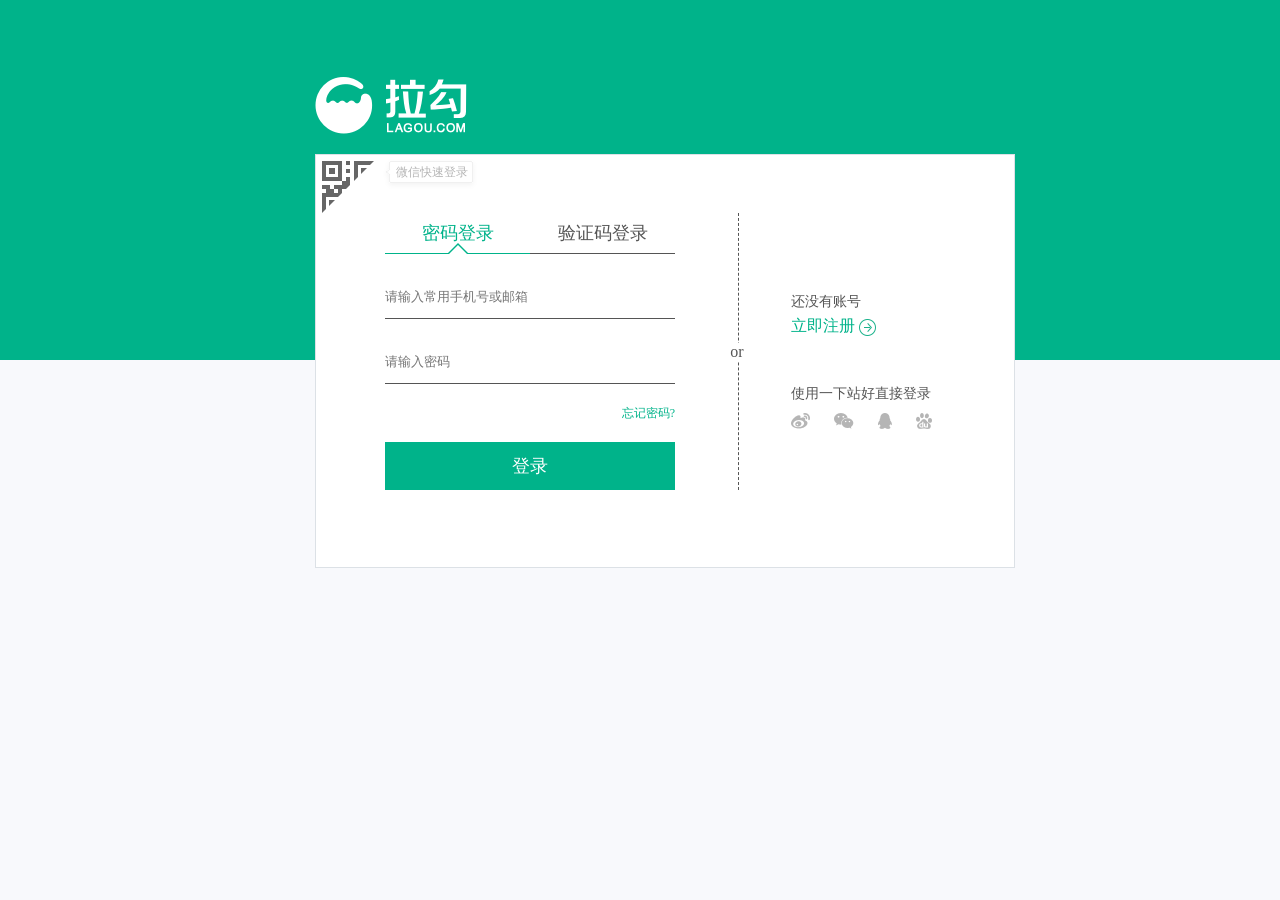
<file: demo.html>
<!DOCTYPE html>
<html>
	<head>
		<meta charset="UTF-8">
		<title></title>
		<style type="text/css">
			*{margin: 0;padding: 0;}
			body{background: #f8f9fc;}
			*{margin:0;padding:0;}
			p,h1,h2,h3,h4,h5,h6,dl,dt,dd,ol,ul,li{margin:0px;padding:0px;}
			li{list-style:none;}
			a{text-decoration:none;color:#000;}
			img{display:block;}
			input{border: none;}
			.fl{float:left;}
			.fr{float:right;}
			.clearFixed:after{
				content:"";
				display:block;
				clear:both;
			}
			.btnRed:after{
				content:"";
				display:block;
				position: absolute;
				left:50%;
				bottom:-2px;
				margin-left:-10px;
				border:10px solid transparent;
				border-bottom-color:#fff;
			}
			.btnWhit:before{
				content:"";
				display:block;
				position: absolute;
				left:50%;
				bottom:0px;
				margin-left:-10px;
				border:10px solid transparent;
				border-bottom-color:#00b38a;
			}
			
			.header{
				height:360px;
				background: #00b38a;
			}
			.boxCon{
				position:absolute;
				top:77px;
				left:50%;
				margin-left:-325px;
				width:700px;
				height:490px;
				
			}
			.boxCon .logo{
				height:77px;
				background:url("img2/logo.png")no-repeat;
			}
			.boxCon .forBox{
				height:400px;
				border:1px solid #dce1e6;
				padding:6px;
				background: #fff;
			}
			.boxCon .forBox .imgBox img{
				margin-right:6px;
			}
			.boxCon .forBox .imgBox img:nth-child(2){
				margin-top:-5px;
			}
			.boxCon .forBox .inpLeft{
				position: relative;
				width:290px;
				height:277px;
				padding:0px 63px;
				border-right:1px dashed #555;
			}
			.boxCon .forBox .inpLeft .or{
				position: absolute;
				width:18px;
				height: 18px;
				right:-8px;
				top:50%;
				margin-top:-9px;
				background:#fff;
				text-align: center;
				color:#555;
			}
			.boxCon .forBox .inpLeft .line1{
				height:40px;
				border-bottom: 1px solid #555;
				font-size:18px;
				color:#555;
				line-height: 40px;
			}
			.boxCon .forBox .inpLeft .line1 p{
				width:145px;
				text-align:center;
				position: relative;
			}
			.boxCon .forBox .inpLeft .line1 p:nth-child(1){
				color:#00B38A;
				border-bottom:1px solid #00b38a;
			}
			.boxCon .forBox .inpLeft .lineInp{
				height:64px;
				border-bottom:1px solid #555;
			}
			.boxCon .forBox .inpLeft .lineInp input{
				width:100%;
				height:44px;
				padding-top:20px;
			}
			.boxCon .forBox .inpLeft .txt{
				color:#00B38A;
				height:58px;
				line-height:58px;
				font-size: 12px;
				text-align: right;
			}
			.boxCon .forBox .inpLeft input[type="submit"]{
				height:48px;
				width: 100%;
				background: #00B38A;
				color:#fff;
				text-align:center;
				line-height: 48px;
				font-size: 18px;
			}
			
			.boxCon .forBox .inpRight{
				padding-left:52px;
				color:#555;
				font-size: 14px;
				padding-top:80px;
			}
			.boxCon .forBox .inpRight .txt2{
				font-size: 16px;
				color:#00b38a;
				margin-bottom:44px;
				height:30px;
				line-height: 30px;
			}
			.boxCon .forBox .inpRight .txt2 img{
				display:inline-block;
				margin-left:3px;
				vertical-align: middle;
			}
			.boxCon .forBox .inpRight .txt3 img{
				margin-right:24px;
				margin-top:10px;
			}
			
		</style>
	</head>
	<body>
		<div class="header"></div>
		<div class="boxCon">
			<div class="logo"></div>
			<form action="#" method="get">
				<div class="forBox">
					<div class="imgBox clearFixed">
						<img class="fl" src="img2/qrcode-normal.svg" alt="" />
						<img class="fl" src="img2/wx-login.svg" alt="" />
					</div>
					<div class="inpLeft fl">
						<div class="line1">
							<p class="txtP1 fl btnRed btnWhit">密码登录</p>
							<p class="txtP2 fl">验证码登录</p>
						</div>
						<div class="lineInp">
							<input type="text" placeholder="请输入常用手机号或邮箱" />
						</div>
						<div class="lineInp">
							<input type="password" placeholder="请输入密码" />
						</div>
						<p class="txt">忘记密码?</p>
						<input type="submit" value="登录" />
						<span class="or">or</span>
					</div>
					<div class="inpRight fl">
						<div class="txt1">还没有账号</div>
						<div class="txt2">立即注册<img src="img2/icon-arrow-right.png" alt="" /></div>
						<div class="txt3">
							<p>使用一下站好直接登录</p>
							<img class="fl" src="img2/icon-sina1.png" alt="" />
							<img class="fl" src="img2/icon-wechat.png" alt="" />
							<img class="fl" src="img2/icon-tencent.png" alt="" />
							<img class="fl" src="img2/icon-baidu.png" alt="" />
						</div>
					</div>
					
				</div>
			</form>
		</div>
		
	</body>
</html>
</file>
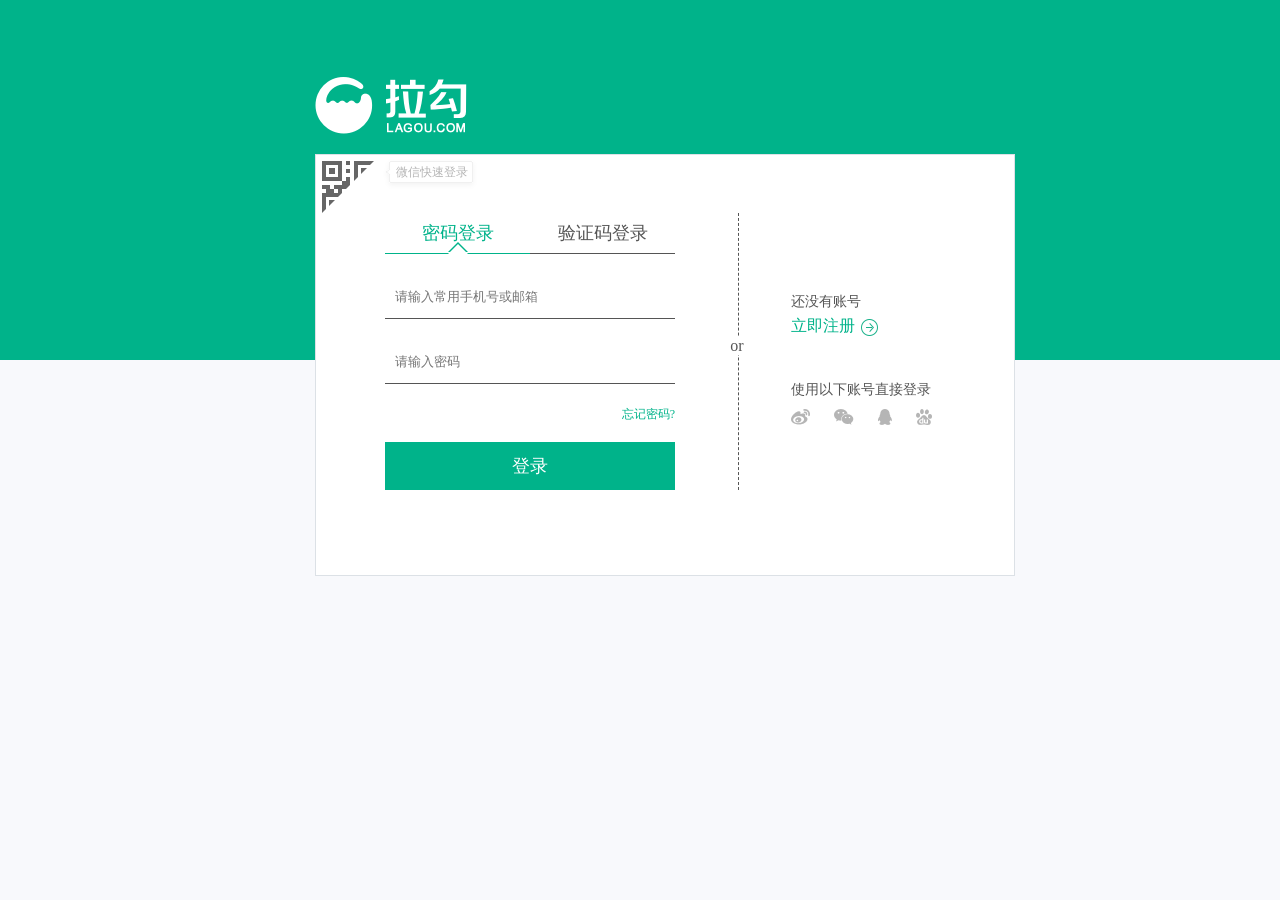
<file: demo1.html>
<!DOCTYPE html>
    <html lang="en">
    <head>
        <meta charset="UTF-8">
        <meta name="viewport" content="width=device-width, initial-scale=1.0">
        <link rel="stylesheet" href="./css/demo1.css">
        <title>Document</title>
    </head>
    <body>
        <div class="header">

        </div>

        <div class="boxCon">
            <div class="logo"></div>
            <form action="#" method="GET">
                <div class="forBox">
                    <div class="imgBox clearFixed">
                        <img src="img2/qrcode-normal.svg" alt="" class="fl">
                        <img src="img2/wx-login.svg" alt="" class="fl">
                    </div>
                    <div class="inpLeft fl">
                        <div class="line1 clearFixed">
                            <p class="txtP1 fl btn1 btn2">密码登录</p>
                            <p class="txtP2 fl">验证码登录</p>
                        </div>

                        <div class="lintInp"><input type="text"  placeholder="请输入常用手机号或邮箱"></div>
                        <div class="lintInp"><input type="text"  placeholder="请输入密码"></div>
                        <p class="txt ">忘记密码?</p>
                        <input type="submit" value="登录" class="xx"/>
                        <span class="or">or</span>
                    </div>
                    <div class="inpRight fl">
                        <div class="txt1">还没有账号</div>
                        <div class="txt2">立即注册<img src="img2/icon-arrow-right.png" alt="" ></div>
                        <div class="txt3">
                            <p>
                                使用以下账号直接登录
                            </p>
                            <img class="fl" src="img2/icon-sina1.png" alt="" />
							<img class="fl" src="img2/icon-wechat.png" alt="" />
							<img class="fl" src="img2/icon-tencent.png" alt="" />
							<img class="fl" src="img2/icon-baidu.png" alt="" />
                        </div>
                    </div>
                </div>

            </form>
        </div>


    </body>
</html>
</file>
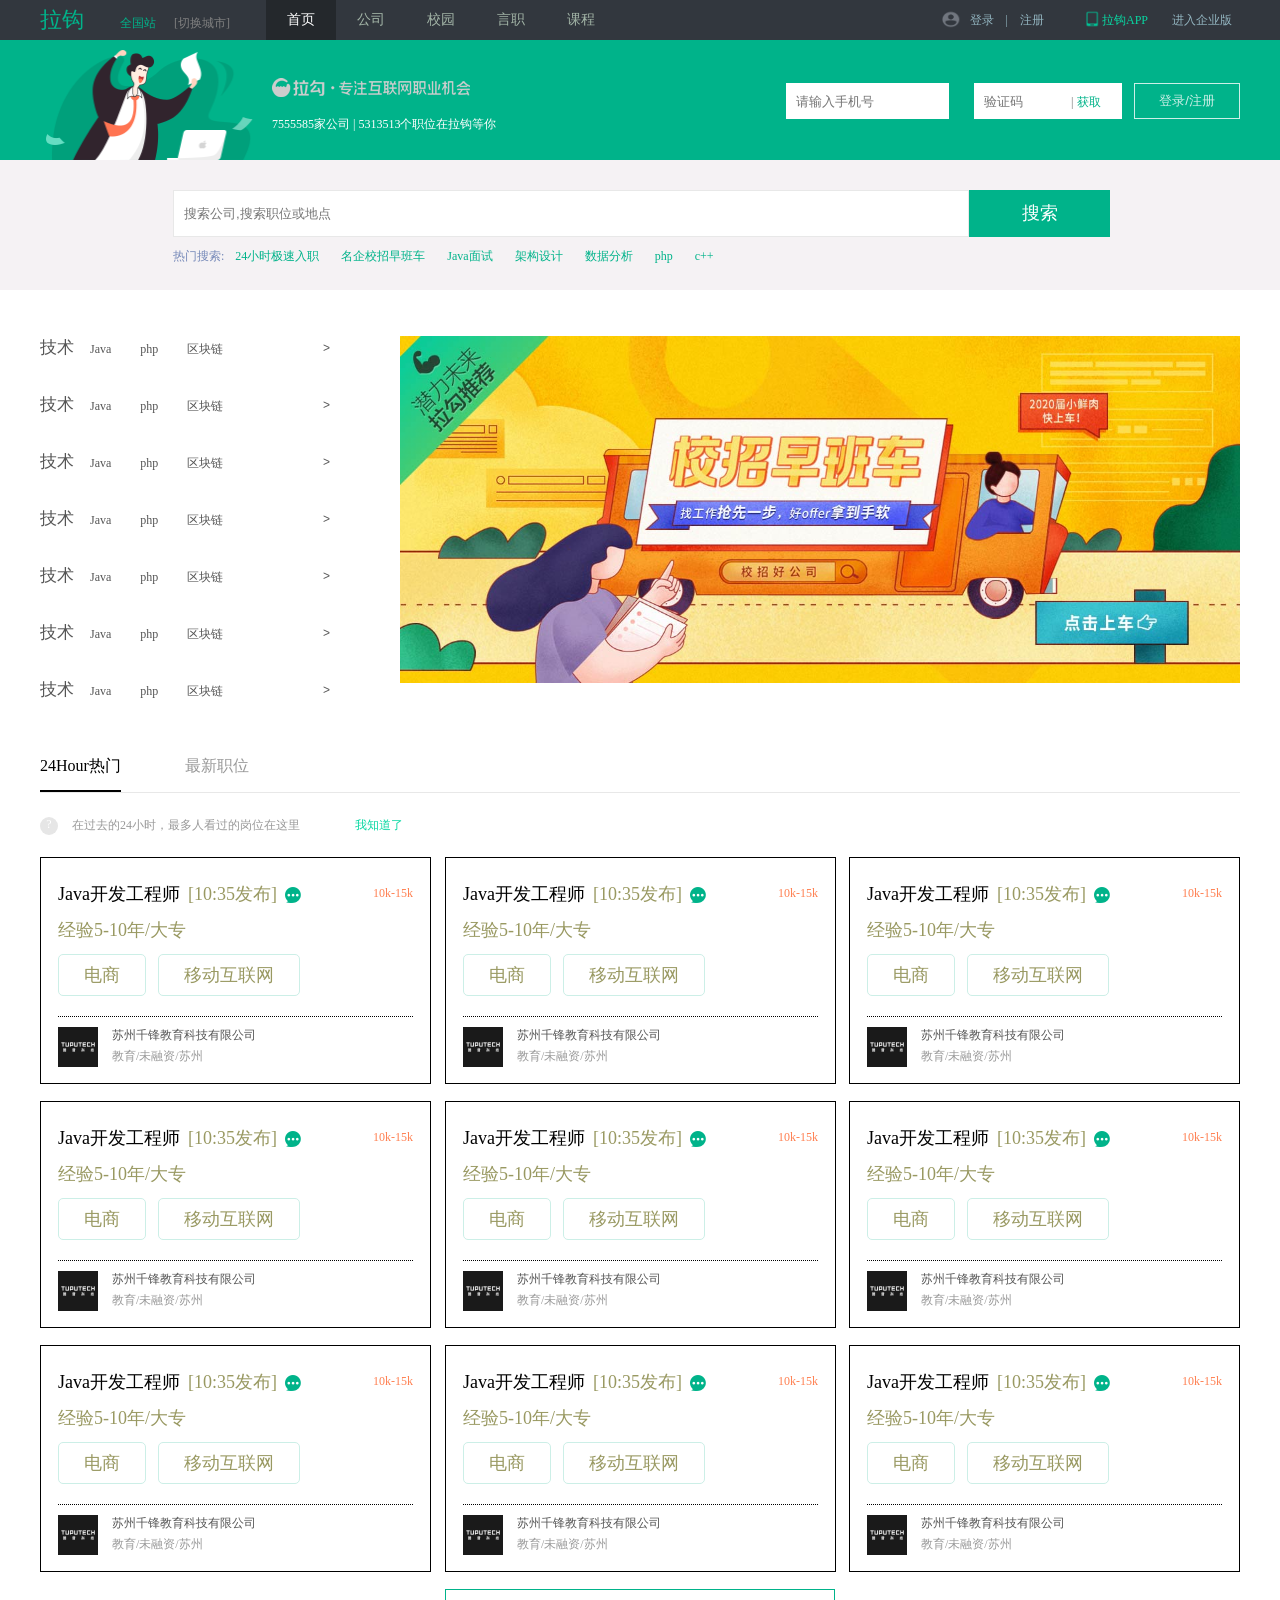
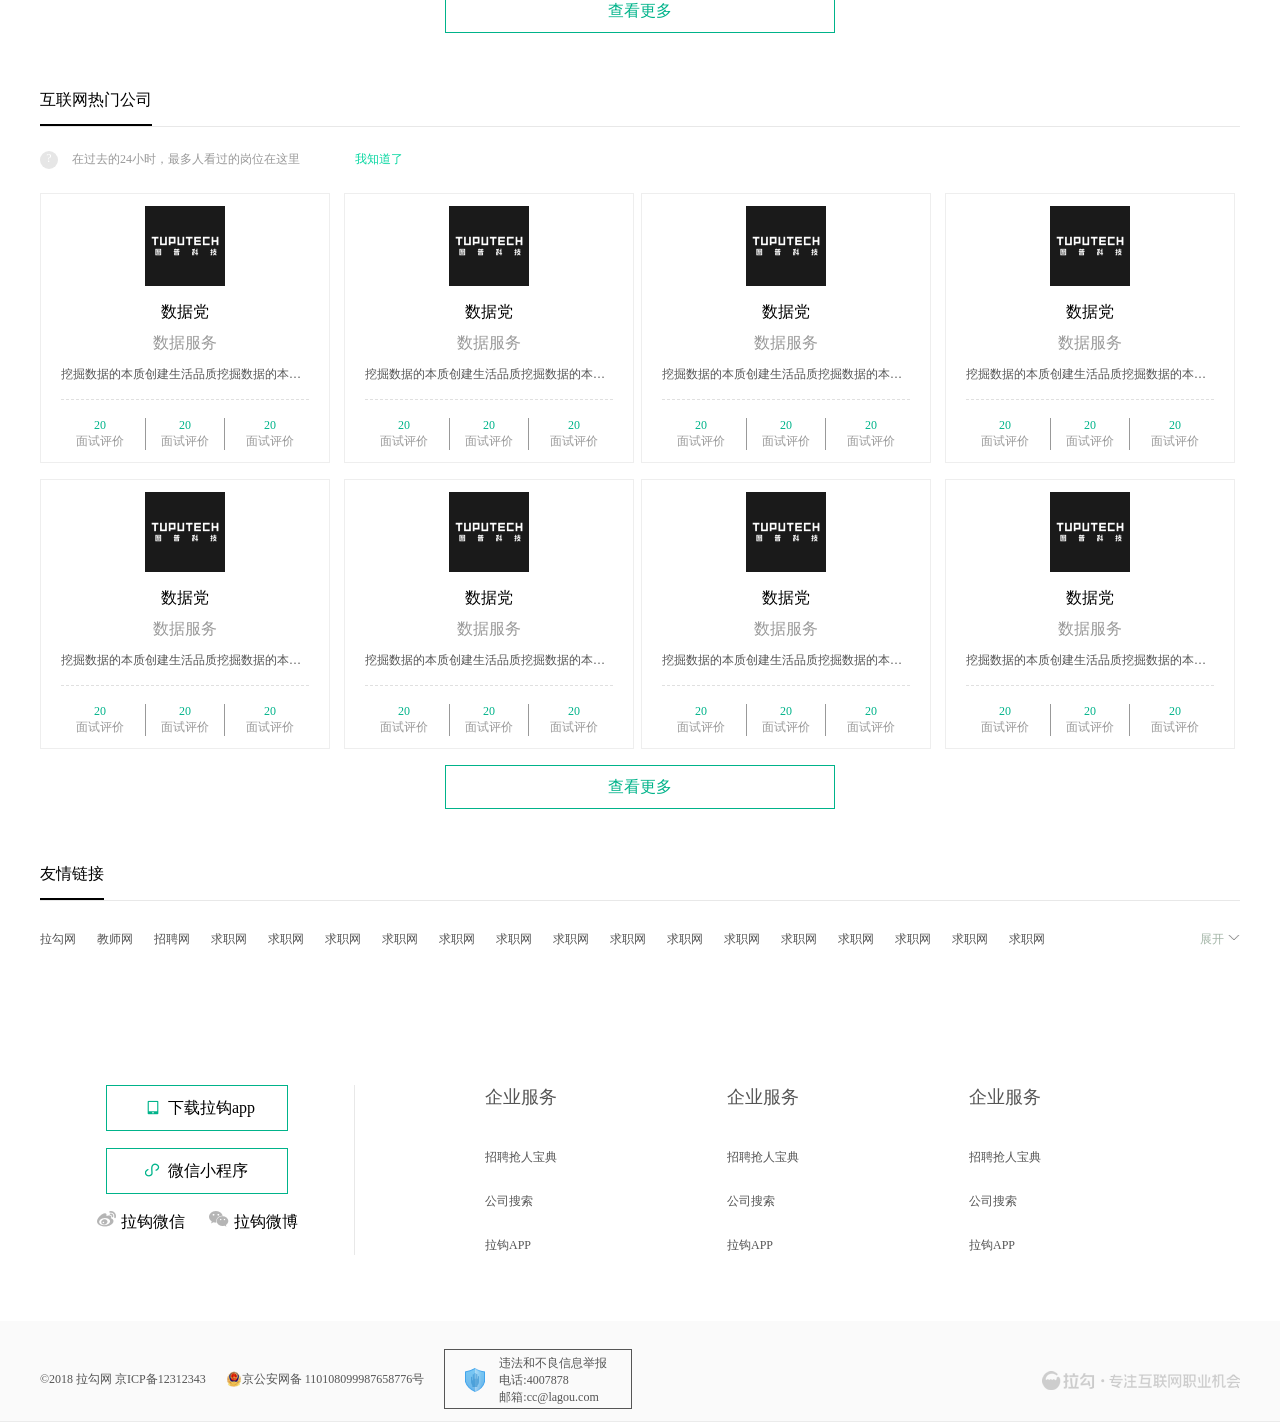
<file: index1.html>
<!DOCTYPE html>
    <html lang="en">
    <head>
        <meta charset="UTF-8">
        <meta name="viewport" content="width=device-width, initial-scale=1.0">
        <link rel="stylesheet" href="./css/style.css">
        <title>Document</title>
    </head>
    
    <body>
        
        <div class="box">
            <div class="header">
                <div class="h_top ">
                    <div class="topCon main clearFixed">
                        <div class="conLeft fl">
                            <div class="leftTxt1 fl">
                                <a href="#" class="logo">拉钩</a>
                                <a href="#" class="city">全国站</a>
                                <a href="#" class="city1">[切换城市]</a>
                            </div>
                            <ul class="ulList clearFixed fl">
                                <!-- li进行了浮动、ulList会高度塌陷 -->
                                    <li><a href="#">首页</a></li>
                                    <li><a href="#">公司</a></li>
                                    <li><a href="#">校园</a></li>
                                    <li><a href="#">言职</a></li>
                                    <li><a href="#">课程</a></li>
                            </ul>
                        </div>
                        <div class="conRight fr">
                            <ul class="ulList clearFixed">
                                <li><a href="#" class="login btn"><span></span>登录</a></li>
                                <li><a href="#" class="register"><span>|</span>注册</a></li>
                                <li><a href="#" class="btn app"><span></span>拉钩APP</a></li>
                                <li><a href="demo1.html" >进入企业版</a></li>
                            </ul>
                        </div>
                    </div>
                </div> 
                <div class="h_bottom ">
                    <div class="botCon main ">
                        <div class="conLeft fl">
                            <div class="imgBox"><img src="img/footer_lagou.png" alt=""></div>
                            <div class="txtBox">7555585家公司 | 5313513个职位在拉钩等你</div>
                        </div>
                        <div class="conRight fr">
                            <div class="btnBox">
                                <input type="text" placeholder="请输入手机号" class="fl txt1" />
                                <p class="fl btnTxt">
                                    <input type="text" placeholder="验证码" class="txt2"/>
                                    |<a href="" class="aTxt2">获取</a>
                                </p>
                                <input type="submit" value="登录/注册" class="fl btnSub" />
                            </div>
                        </div>
                    </div>
                </div>
            </div>
            <div class="sear">
                <div class="searCon main">
                    <div class="search clearFixed">
                        <input type="text" placeholder="搜索公司,搜索职位或地点" class="searchInp fl"/>
                        <a href="" class="btn fl">搜索</a>
                    </div>
                    <ul class="searList clearFixed">
                        <li><a href="">热门搜索:</a></li>
                        <li><a href="">24小时极速入职</a></li>
                        <li><a href="">名企校招早班车</a></li>
                        <li><a href="">Java面试</a></li>
                        <li><a href="">架构设计</a></li>
                        <li><a href="">数据分析</a></li>
                        <li><a href="">php</a></li>
                        <li><a href="">c++</a></li>
                    </ul>
                </div>
            </div> 
            <div class="banner">
                <div class="bannerCon main clearFixed">
                    <div class="banLeft fl">
                        <ul class="banList"> 
                            <li>
                                <a href="">技术</a>
                                <a href="">Java</a>
                                <a href="">php</a>
                                <a href="">区块链</a>
                                <span class="fr">&gt;</span>
                            </li>
                            <li>
                                <a href="">技术</a>
                                <a href="">Java</a>
                                <a href="">php</a>
                                <a href="">区块链</a>
                                <span class="fr">&gt;</span>
                            </li>
                            <li>
                                <a href="">技术</a>
                                <a href="">Java</a>
                                <a href="">php</a>
                                <a href="">区块链</a>
                                <span class="fr">&gt;</span>
                            </li>
                            <li>
                                <a href="">技术</a>
                                <a href="">Java</a>
                                <a href="">php</a>
                                <a href="">区块链</a>
                                <span class="fr">&gt;</span>
                            </li>
                            <li>
                                <a href="">技术</a>
                                <a href="">Java</a>
                                <a href="">php</a>
                                <a href="">区块链</a>
                                <span class="fr">&gt;</span>
                            </li>
                            <li>
                                <a href="">技术</a>
                                <a href="">Java</a>
                                <a href="">php</a>
                                <a href="">区块链</a>
                                <span class="fr">&gt;</span>
                            </li>
                            <li>
                                <a href="">技术</a>
                                <a href="">Java</a>
                                <a href="">php</a>
                                <a href="">区块链</a>
                                <span class="fr">&gt;</span>
                            </li>
                        </ul>
                    </div>
                    <div class="banRight fr">
                        <div class="banImgBox">
                            <img src="./img/banner.JPG" alt="">
                        </div>
                        <span>&lt;</span>
                        <span>&gt;</span>
                    </div>
                </div>
            </div>
            <div class="content main"> 
            
                <div class="line1">
                    <div class="lineTop">
                        <div class="top1">
                            <a href="" class="hot">24Hour热门</a>
                            <a href="" class="newBtn">最新职位</a>
                        </div>
                        <div class="top2 clearFixed">
                            <span class="fl">?</span>
                            <a href="" class="fl">在过去的24小时，最多人看过的岗位在这里</a>
                            <a href="" class="fl">我知道了</a>
                        </div>
                    </div>
                    <ul class="conUl">
                        <li class="clearFixed">
                            <div class="conBox fl">
                                <p class="job clearFixed">
                                    <span class="jobTxt fl">Java开发工程师</span>
                                    <span class="time btn fl">[10:35发布]</span>
                                    <img src="img/icon_chat.png" alt="" class="fl">
                                    <span class="money fr">10k-15k</span>
                                </p>
                                <p class="btn btn2">经验5-10年/大专</p>
                                <p class="clearFixed pBot"> 
                                    <span class="btn fl spa">电商</span><span class="btn fl spa">移动互联网</span>
                                </p>
                                <div class="imgBox clearFixed">
                                    <img src="img/con2.png" alt="" class="fl">
                                    <div class="imgTxt fl">
                                        <p class="txt1">苏州千锋教育科技有限公司</p>
                                        <p class="txt2">教育/未融资/苏州</p>
                                    </div>
                                </div>
                            </div>
                            <div class="conBox fl">
                                <p class="job clearFixed">
                                    <span class="jobTxt fl">Java开发工程师</span>
                                    <span class="time btn fl">[10:35发布]</span>
                                    <img src="img/icon_chat.png" alt="" class="fl">
                                    <span class="money fr">10k-15k</span>
                                </p>
                                <p class="btn btn2">经验5-10年/大专</p>
                                <p class="clearFixed pBot"> 
                                    <span class="btn fl spa">电商</span><span class="btn fl spa">移动互联网</span>
                                </p>
                                <div class="imgBox clearFixed">
                                    <img src="img/con2.png" alt="" class="fl">
                                    <div class="imgTxt fl">
                                        <p class="txt1">苏州千锋教育科技有限公司</p>
                                        <p class="txt2">教育/未融资/苏州</p>
                                    </div>
                                </div>
                            </div>
                            <div class="conBox fl">
                                <p class="job clearFixed">
                                    <span class="jobTxt fl">Java开发工程师</span>
                                    <span class="time btn fl">[10:35发布]</span>
                                    <img src="img/icon_chat.png" alt="" class="fl">
                                    <span class="money fr">10k-15k</span>
                                </p>
                                <p class="btn btn2">经验5-10年/大专</p>
                                <p class="clearFixed pBot"> 
                                    <span class="btn fl spa">电商</span><span class="btn fl spa">移动互联网</span>
                                </p>
                                <div class="imgBox clearFixed">
                                    <img src="img/con2.png" alt="" class="fl">
                                    <div class="imgTxt fl">
                                        <p class="txt1">苏州千锋教育科技有限公司</p>
                                        <p class="txt2">教育/未融资/苏州</p>
                                    </div>
                                </div>
                            </div>
                        </li>
                        <li class="clearFixed">
                            <div class="conBox fl">
                                <p class="job clearFixed">
                                    <span class="jobTxt fl">Java开发工程师</span>
                                    <span class="time btn fl">[10:35发布]</span>
                                    <img src="img/icon_chat.png" alt="" class="fl">
                                    <span class="money fr">10k-15k</span>
                                </p>
                                <p class="btn btn2">经验5-10年/大专</p>
                                <p class="clearFixed pBot"> 
                                    <span class="btn fl spa">电商</span><span class="btn fl spa">移动互联网</span>
                                </p>
                                <div class="imgBox clearFixed">
                                    <img src="img/con2.png" alt="" class="fl">
                                    <div class="imgTxt fl">
                                        <p class="txt1">苏州千锋教育科技有限公司</p>
                                        <p class="txt2">教育/未融资/苏州</p>
                                    </div>
                                </div>
                            </div>
                            <div class="conBox fl">
                                <p class="job clearFixed">
                                    <span class="jobTxt fl">Java开发工程师</span>
                                    <span class="time btn fl">[10:35发布]</span>
                                    <img src="img/icon_chat.png" alt="" class="fl">
                                    <span class="money fr">10k-15k</span>
                                </p>
                                <p class="btn btn2">经验5-10年/大专</p>
                                <p class="clearFixed pBot"> 
                                    <span class="btn fl spa">电商</span><span class="btn fl spa">移动互联网</span>
                                </p>
                                <div class="imgBox clearFixed">
                                    <img src="img/con2.png" alt="" class="fl">
                                    <div class="imgTxt fl">
                                        <p class="txt1">苏州千锋教育科技有限公司</p>
                                        <p class="txt2">教育/未融资/苏州</p>
                                    </div>
                                </div>
                            </div>
                            <div class="conBox fl">
                                <p class="job clearFixed">
                                    <span class="jobTxt fl">Java开发工程师</span>
                                    <span class="time btn fl">[10:35发布]</span>
                                    <img src="img/icon_chat.png" alt="" class="fl">
                                    <span class="money fr">10k-15k</span>
                                </p>
                                <p class="btn btn2">经验5-10年/大专</p>
                                <p class="clearFixed pBot"> 
                                    <span class="btn fl spa">电商</span><span class="btn fl spa">移动互联网</span>
                                </p>
                                <div class="imgBox clearFixed">
                                    <img src="img/con2.png" alt="" class="fl">
                                    <div class="imgTxt fl">
                                        <p class="txt1">苏州千锋教育科技有限公司</p>
                                        <p class="txt2">教育/未融资/苏州</p>
                                    </div>
                                </div>
                            </div>
                        </li>
                        <li class="clearFixed">
                            <div class="conBox fl">
                                <p class="job clearFixed">
                                    <span class="jobTxt fl">Java开发工程师</span>
                                    <span class="time btn fl">[10:35发布]</span>
                                    <img src="img/icon_chat.png" alt="" class="fl">
                                    <span class="money fr">10k-15k</span>
                                </p>
                                <p class="btn btn2">经验5-10年/大专</p>
                                <p class="clearFixed pBot"> 
                                    <span class="btn fl spa">电商</span><span class="btn fl spa">移动互联网</span>
                                </p>
                                <div class="imgBox clearFixed">
                                    <img src="img/con2.png" alt="" class="fl">
                                    <div class="imgTxt fl">
                                        <p class="txt1">苏州千锋教育科技有限公司</p>
                                        <p class="txt2">教育/未融资/苏州</p>
                                    </div>
                                </div>
                            </div>
                            <div class="conBox fl">
                                <p class="job clearFixed">
                                    <span class="jobTxt fl">Java开发工程师</span>
                                    <span class="time btn fl">[10:35发布]</span>
                                    <img src="img/icon_chat.png" alt="" class="fl">
                                    <span class="money fr">10k-15k</span>
                                </p>
                                <p class="btn btn2">经验5-10年/大专</p>
                                <p class="clearFixed pBot"> 
                                    <span class="btn fl spa">电商</span><span class="btn fl spa">移动互联网</span>
                                </p>
                                <div class="imgBox clearFixed">
                                    <img src="img/con2.png" alt="" class="fl">
                                    <div class="imgTxt fl">
                                        <p class="txt1">苏州千锋教育科技有限公司</p>
                                        <p class="txt2">教育/未融资/苏州</p>
                                    </div>
                                </div>
                            </div>
                            <div class="conBox fl">
                                <p class="job clearFixed">
                                    <span class="jobTxt fl">Java开发工程师</span>
                                    <span class="time btn fl">[10:35发布]</span>
                                    <img src="img/icon_chat.png" alt="" class="fl">
                                    <span class="money fr">10k-15k</span>
                                </p>
                                <p class="btn btn2">经验5-10年/大专</p>
                                <p class="clearFixed pBot"> 
                                    <span class="btn fl spa">电商</span><span class="btn fl spa">移动互联网</span>
                                </p>
                                <div class="imgBox clearFixed">
                                    <img src="img/con2.png" alt="" class="fl">
                                    <div class="imgTxt fl">
                                        <p class="txt1">苏州千锋教育科技有限公司</p>
                                        <p class="txt2">教育/未融资/苏州</p>
                                    </div>
                                </div>
                            </div>
                        </li>
                    </ul>
                    <p class="more main">查看更多</p>
                </div>

                <div class="line2 clearFixed">
                    <div class="lineTop ">

                        <div class="top1">
                            <a href="" class="hot">互联网热门公司</a>
                        </div>
                        <div class="top2 clearFixed">
                            <span class="fl">?</span>
                            <a href="" class="fl">在过去的24小时，最多人看过的岗位在这里</a>
                            <a href="" class="fl">我知道了</a>
                        </div>

                        <div class="con2Box clearFixed">
                            <div class="listBox fl">
                                <img src="img/con2.png" alt="" class="main">
                                <span class="spa1">数据党</span>
                                <p class="txt">数据服务</p>
                                <p class="txt2">挖掘数据的本质创建生活品质挖掘数据的本质创建生活品质挖掘数据的本质创建生活品质</p>
                                <div class="listCon clearFixed">
                                    <div class="box1 fl">
                                        <p>20</p>
                                        面试评价
                                    </div>
                                    <div class="box1 fl">
                                        <p>20</p>
                                        面试评价
                                    </div>
                                    <div class="box1 fl">
                                        <p>20</p>
                                        面试评价
                                    </div>

                                </div>
                            </div>
                            <div class="listBox fl">
                                <img src="img/con2.png" alt="" class="main">
                                <span class="spa1">数据党</span>
                                <p class="txt">数据服务</p>
                                <p class="txt2">挖掘数据的本质创建生活品质挖掘数据的本质创建生活品质挖掘数据的本质创建生活品质</p>
                                <div class="listCon clearFixed">
                                    <div class="box1 fl">
                                        <p>20</p>
                                        面试评价
                                    </div>
                                    <div class="box1 fl">
                                        <p>20</p>
                                        面试评价
                                    </div>
                                    <div class="box1 fl">
                                        <p>20</p>
                                        面试评价
                                    </div>

                                </div>
                            </div>
                            <div class="listBox fl">
                                <img src="img/con2.png" alt="" class="main">
                                <span class="spa1">数据党</span>
                                <p class="txt">数据服务</p>
                                <p class="txt2">挖掘数据的本质创建生活品质挖掘数据的本质创建生活品质挖掘数据的本质创建生活品质</p>
                                <div class="listCon clearFixed">
                                    <div class="box1 fl">
                                        <p>20</p>
                                        面试评价
                                    </div>
                                    <div class="box1 fl">
                                        <p>20</p>
                                        面试评价
                                    </div>
                                    <div class="box1 fl">
                                        <p>20</p>
                                        面试评价
                                    </div>

                                </div>
                            </div>
                            <div class="listBox fl">
                                <img src="img/con2.png" alt="" class="main">
                                <span class="spa1">数据党</span>
                                <p class="txt">数据服务</p>
                                <p class="txt2">挖掘数据的本质创建生活品质挖掘数据的本质创建生活品质挖掘数据的本质创建生活品质</p>
                                <div class="listCon clearFixed">
                                    <div class="box1 fl">
                                        <p>20</p>
                                        面试评价
                                    </div>
                                    <div class="box1 fl">
                                        <p>20</p>
                                        面试评价
                                    </div>
                                    <div class="box1 fl">
                                        <p>20</p>
                                        面试评价
                                    </div>

                                </div>
                            </div>
                            <div class="listBox fl">
                                <img src="img/con2.png" alt="" class="main">
                                <span class="spa1">数据党</span>
                                <p class="txt">数据服务</p>
                                <p class="txt2">挖掘数据的本质创建生活品质挖掘数据的本质创建生活品质挖掘数据的本质创建生活品质</p>
                                <div class="listCon clearFixed">
                                    <div class="box1 fl">
                                        <p>20</p>
                                        面试评价
                                    </div>
                                    <div class="box1 fl">
                                        <p>20</p>
                                        面试评价
                                    </div>
                                    <div class="box1 fl">
                                        <p>20</p>
                                        面试评价
                                    </div>

                                </div>
                            </div>
                            <div class="listBox fl">
                                <img src="img/con2.png" alt="" class="main">
                                <span class="spa1">数据党</span>
                                <p class="txt">数据服务</p>
                                <p class="txt2">挖掘数据的本质创建生活品质挖掘数据的本质创建生活品质挖掘数据的本质创建生活品质</p>
                                <div class="listCon clearFixed">
                                    <div class="box1 fl">
                                        <p>20</p>
                                        面试评价
                                    </div>
                                    <div class="box1 fl">
                                        <p>20</p>
                                        面试评价
                                    </div>
                                    <div class="box1 fl">
                                        <p>20</p>
                                        面试评价
                                    </div>

                                </div>
                            </div>
                            <div class="listBox fl">
                                <img src="img/con2.png" alt="" class="main">
                                <span class="spa1">数据党</span>
                                <p class="txt">数据服务</p>
                                <p class="txt2">挖掘数据的本质创建生活品质挖掘数据的本质创建生活品质挖掘数据的本质创建生活品质</p>
                                <div class="listCon clearFixed">
                                    <div class="box1 fl">
                                        <p>20</p>
                                        面试评价
                                    </div>
                                    <div class="box1 fl">
                                        <p>20</p>
                                        面试评价
                                    </div>
                                    <div class="box1 fl">
                                        <p>20</p>
                                        面试评价
                                    </div>

                                </div>
                            </div>
                            <div class="listBox fl">
                                <img src="img/con2.png" alt="" class="main">
                                <span class="spa1">数据党</span>
                                <p class="txt">数据服务</p>
                                <p class="txt2">挖掘数据的本质创建生活品质挖掘数据的本质创建生活品质挖掘数据的本质创建生活品质</p>
                                <div class="listCon clearFixed">
                                    <div class="box1 fl">
                                        <p>20</p>
                                        面试评价
                                    </div>
                                    <div class="box1 fl">
                                        <p>20</p>
                                        面试评价
                                    </div>
                                    <div class="box1 fl">
                                        <p>20</p>
                                        面试评价
                                    </div>

                                </div>
                            </div>
                        
                        </div>
                        <p class="more  main" style="display: block;">查看更多</p>
                </div>
                </div>

                <div class="line3">
                <div class="lineTop clearFixed">

                    <div class="top1">
                        <a href="" class="hot">友情链接</a>
                    </div>
                    <div class="btnCon clearFixed">
                        <a href="">拉勾网</a>
                        <a href="">教师网</a>
                        <a href="">招聘网</a>
                        <a href="">求职网</a>
                        <a href="">求职网</a>
                        <a href="">求职网</a>
                        <a href="">求职网</a>
                        <a href="">求职网</a>
                        <a href="">求职网</a>
                        <a href="">求职网</a>
                        <a href="">求职网</a>
                        <a href="">求职网</a>
                        <a href="">求职网</a>
                        <a href="">求职网</a>
                        <a href="">求职网</a>
                        <a href="">求职网</a>
                        <a href="">求职网</a>
                        <a href="">求职网</a>
                        <span class="fr openTxt">展开<img src="img2/open.jpg" alt="" class="fr"></span>
                    </div>
            </div>
            
                </div>
            </div>

            <div class="footer">
                <div class="footerTop main clearFixed">
                    <div class="appBox fl">
                        <p class="btnApp main"><span></span>下载拉钩app</p>
                        <p class="btnApp main"><span></span>微信小程序</p>
                        <p class="btnTxt ">
                            <img src="img2/icon-sina1.png" alt="">拉钩微信
                            <img src="img2/icon-wechat.png" alt="">拉钩微博
                        </p>
                    </div>
                    <dl class="fl">
						<dt>企业服务</dt>
						<dd>招聘抢人宝典</dd>
						<dd>公司搜索</dd>
						<dd>拉钩APP</dd>
					</dl>
					<dl class="fl dlCen">
						<dt>企业服务</dt>
						<dd>招聘抢人宝典</dd>
						<dd>公司搜索</dd>
						<dd>拉钩APP</dd>
					</dl>
					<dl class="fl">
						<dt>企业服务</dt>
						<dd>招聘抢人宝典</dd>
						<dd>公司搜索</dd>
						<dd>拉钩APP</dd>
					</dl>
                    
                </div>
                <div class="footerBottom">
                    <div class="bottCon main clearFixed">
						<p class="txtP1 fl">&copy;2018 拉勾网 京ICP备12312343</p>
						<p class="txtP2 fl"><span class="fl"></span>京公安网备 110108099987658776号</p>
						<div class="txtBox fl">
							<span class="fl"></span>
							<p class="fl">
								违法和不良信息举报<br>
								电话:4007878<br>
								邮箱:cc@lagou.com
							</p>
						</div>
						<div class="fr imgBox"><img src="img/footer_lagou.png" alt="" /></div>
                </div>
            </div>
    </body>
</html>
</file>
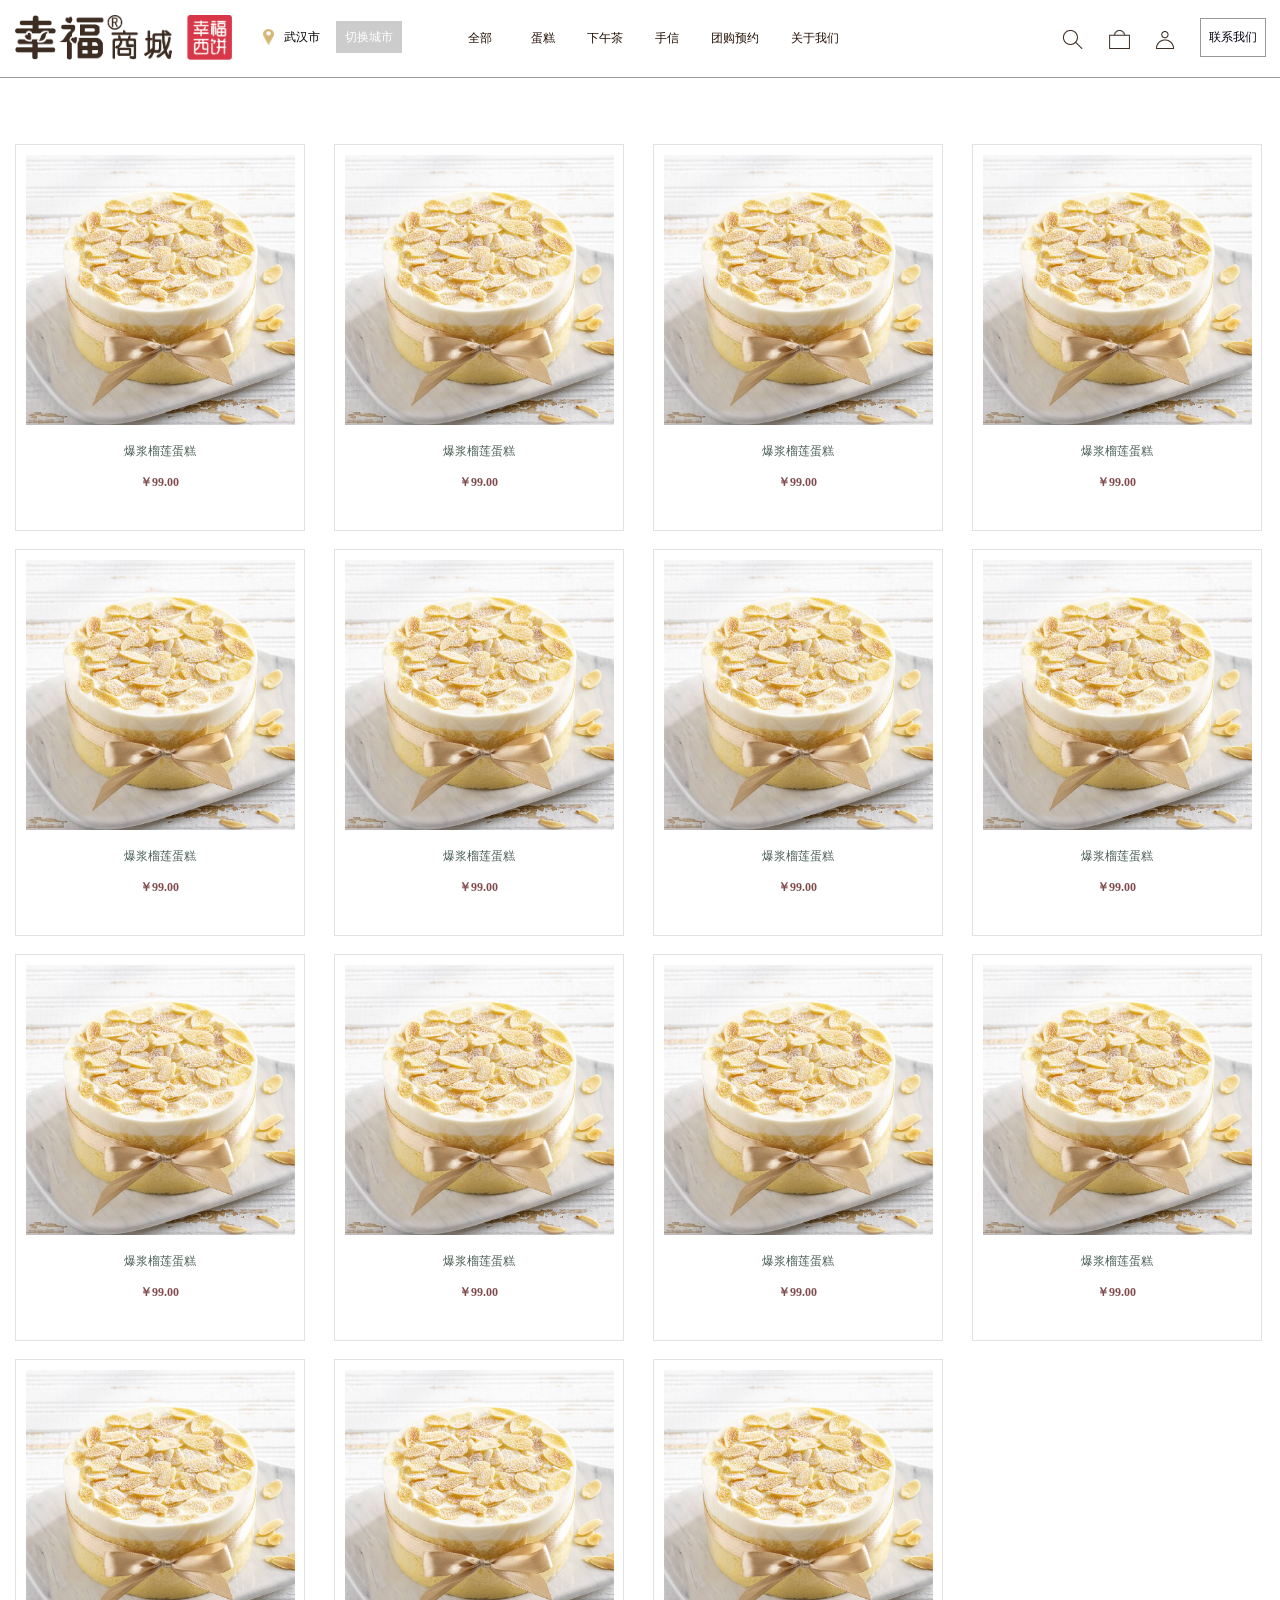
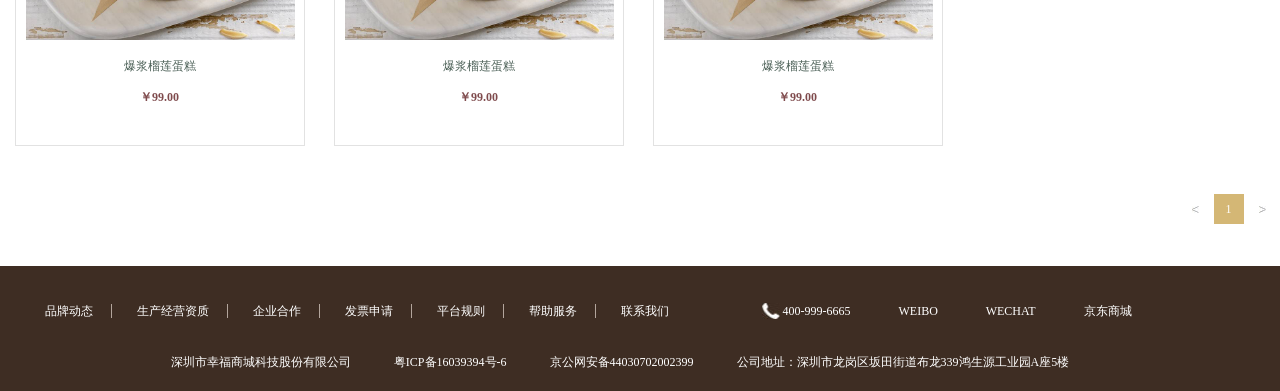
<file: xfxb/details.html>
<!DOCTYPE html>
<html>
	<head>
		<meta charset="UTF-8">
		<title></title>
		<link rel="stylesheet" type="text/css" href="css/common.css"/>
		<link rel="stylesheet" type="text/css" href="css/public.css"/>
		<link rel="stylesheet" type="text/css" href="css/details.css"/>
	</head>
	<body>
		<div id="details">
			<!--头部-->
			<div class="xf_header">
				<header>
					<a href="index.html">
						<img src="img/logo_big01.png"/>
					</a>
					<div class="city">
						<img src="img/icon-address.png"/>
						<span>武汉市</span>
						<a href="#">切换城市</a>
					</div>
					<div class="nav">
						<a href="#">全部</a>
						<a href="#">蛋糕</a>
						<a href="#">下午茶</a>
						<a href="#">手信</a>
						<a href="#">团购预约</a>
						<a href="#">关于我们</a>
					</div>
					<div class="link">
						<img src="img/i-search.jpg"/>
						<img src="img/i-cart.jpg"/>
						<img src="img/i-user.jpg"/>
						<a href="#">联系我们</a>
					</div>
				</header>
			</div>
			<div class="xf_content">
				<div class="content">
					<ul class="clear">
						<li>
							<img src="img/cake1.jpg"/>
							<p>爆浆榴莲蛋糕</p>
							<p>￥99.00</p>
						</li>
						<li>
							<img src="img/cake1.jpg"/>
							<p>爆浆榴莲蛋糕</p>
							<p>￥99.00</p>
						</li>
						<li>
							<img src="img/cake1.jpg"/>
							<p>爆浆榴莲蛋糕</p>
							<p>￥99.00</p>
						</li>
						<li>
							<img src="img/cake1.jpg"/>
							<p>爆浆榴莲蛋糕</p>
							<p>￥99.00</p>
						</li>
						<li>
							<img src="img/cake1.jpg"/>
							<p>爆浆榴莲蛋糕</p>
							<p>￥99.00</p>
						</li>
						<li>
							<img src="img/cake1.jpg"/>
							<p>爆浆榴莲蛋糕</p>
							<p>￥99.00</p>
						</li>
						<li>
							<img src="img/cake1.jpg"/>
							<p>爆浆榴莲蛋糕</p>
							<p>￥99.00</p>
						</li>
						<li>
							<img src="img/cake1.jpg"/>
							<p>爆浆榴莲蛋糕</p>
							<p>￥99.00</p>
						</li>
						<li>
							<img src="img/cake1.jpg"/>
							<p>爆浆榴莲蛋糕</p>
							<p>￥99.00</p>
						</li>
						<li>
							<img src="img/cake1.jpg"/>
							<p>爆浆榴莲蛋糕</p>
							<p>￥99.00</p>
						</li>
						<li>
							<img src="img/cake1.jpg"/>
							<p>爆浆榴莲蛋糕</p>
							<p>￥99.00</p>
						</li>
						<li>
							<img src="img/cake1.jpg"/>
							<p>爆浆榴莲蛋糕</p>
							<p>￥99.00</p>
						</li>
						<li>
							<img src="img/cake1.jpg"/>
							<p>爆浆榴莲蛋糕</p>
							<p>￥99.00</p>
						</li>
						<li>
							<img src="img/cake1.jpg"/>
							<p>爆浆榴莲蛋糕</p>
							<p>￥99.00</p>
						</li>
						<li>
							<img src="img/cake1.jpg"/>
							<p>爆浆榴莲蛋糕</p>
							<p>￥99.00</p>
						</li>
					</ul>
					<div class="page clear">
						<img src="img/arrow_03.jpg"/>
						<span>1</span>
						<img src="img/arrow_05.jpg"/>
					</div>
				</div>
			</div>
			<!--footer-->
			<div class="xf_footer">
				<footer>
					<div class="footer1">
						<div class="msg">
							<a href="#">品牌动态</a>
							<a href="#">生产经营资质</a>
							<a href="#">企业合作</a>
							<a href="#">发票申请</a>
							<a href="#">平台规则</a>
							<a href="#">帮助服务</a>
							<a href="#">联系我们</a>
						</div>
						<div class="tel">
							<a href="#">
								<img src="img/tel_03.jpg"/>
								<span>400-999-6665</span>
							</a>
							<a href="#">WEIBO</a>
							<a href="#">WECHAT</a>
							<a href="#">京东商城</a>
						</div>
					</div>
					<div class="footer2">
						<div class="copyright">
							<span>深圳市幸福商城科技股份有限公司</span>
							<span>粤ICP备16039394号-6 </span>
							<span>京公网安备44030702002399</span>
							<span>公司地址：深圳市龙岗区坂田街道布龙339鸿生源工业园A座5楼</span>
						</div>
					</div>
				</footer>
			</div>
		</div>
	</body>
</html>
</file>
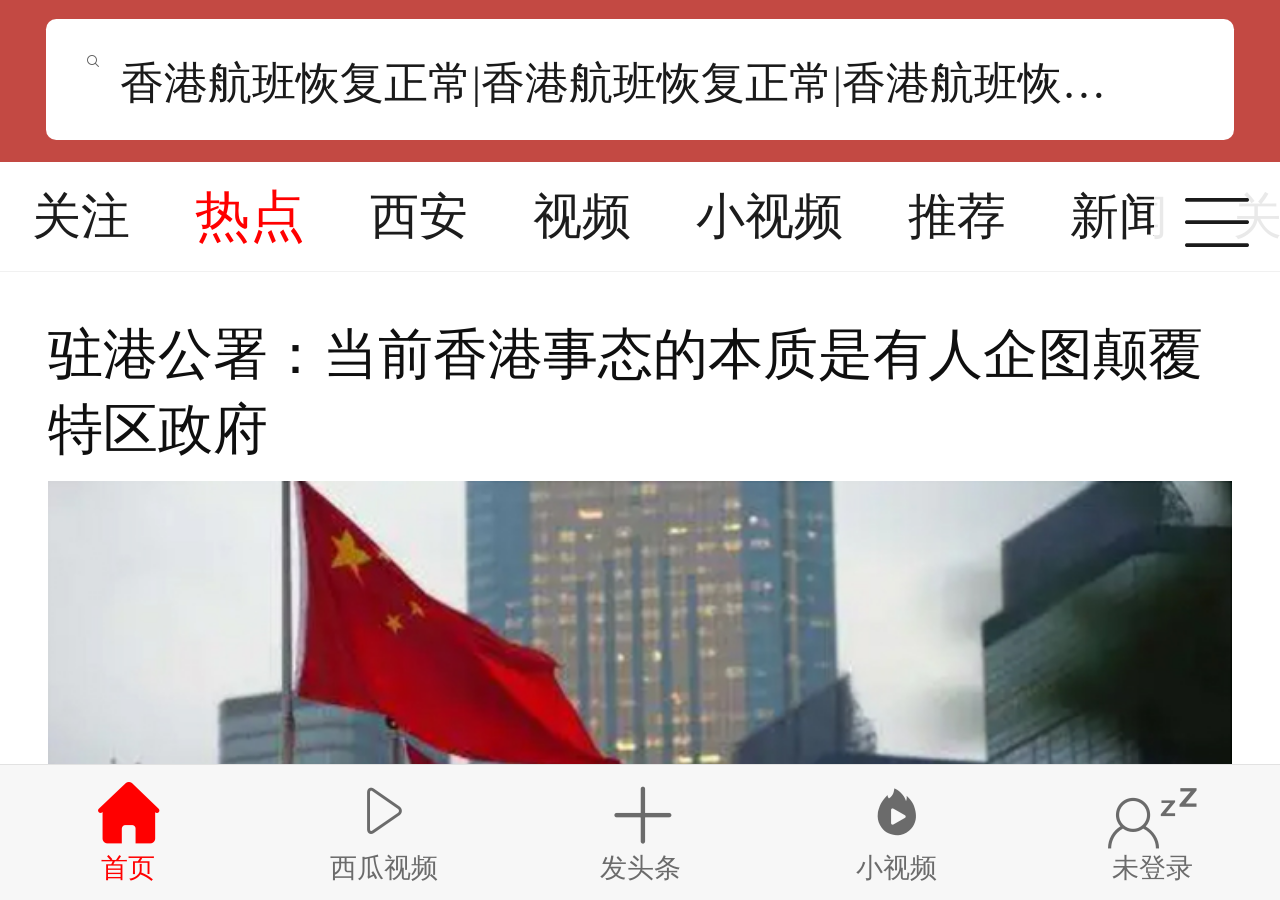
<file: pro/pro/index1.html>
<!DOCTYPE html>
    <html lang="en">
    <head>
        <meta charset="UTF-8">
        <meta http-equiv="X-UA-Compatible" content="ie=edge">
        <meta name="viewport" content="width=device-width, initial-scale=1.0">
        <title>Document</title>
        <link rel="stylesheet" href="css/reset.css">
        <link rel="stylesheet" href="css/common1.css">
        <link rel="stylesheet" href="css/index1.css">
        <link rel="stylesheet" href="font/iconfont.css">
    </head>
    <body>
        <header class="head">
            <section class="search">
                <div class="searchCon">
                    <i class="iconfont icon-sousuo"></i>
                    <span>香港航班恢复正常|香港航班恢复正常|香港航班恢复正常|香港航班恢复正常|香港航班恢复正常|香港航班恢复正常|香港航班</span>
                </div>
            </section>
            <nav class="head_nav">
                <div class="nav_lists">
                    <ul>
                        <li><a href="#">关注</a></li>  
                        <li><a href="#" class="active">热点</a></li>  
                        <li><a href="#">西安</a></li>  
                        <li><a href="#">视频</a></li>  
                        <li><a href="#">小视频</a></li>  
                        <li><a href="#">推荐</a></li>  
                        <li><a href="#">新闻</a></li>  
                        <li><a href="#">关注</a></li>  
                        <li><a href="#">关注</a></li>  
                        <li><a href="#">关注</a></li>  
                        <li><a href="#">关注</a></li>  
                    </ul>
                </div>
                <div class="lists_icon">
                    <i class="iconfont icon-liebiao"></i>
                </div>
            </nav>
        </header>
        <section class="container">
            <div class="news_con">
                <h1>驻港公署：当前香港事态的本质是有人企图颠覆特区政府</h1>
                <img src="img/new_pic.jpg" alt="">
                <div class="newInfo clean">
                    <div class="new_hot">
                        <i></i>
                        <span>人民日报</span>
                        <span>18评论</span>
                        <span>刚刚</span>
                    </div>
                    <div class="err"></div>
                </div>
            </div>
            <div class="news_con">
                <h1>驻港公署：当前香港事态的本质是有人企图颠覆特区政府</h1>
                <img src="img/new_pic.jpg" alt="">
                <div class="newInfo clean">
                    <div class="new_hot">
                        <i></i>
                        <span>人民日报</span>
                        <span>18评论</span>
                        <span>刚刚</span>
                    </div>
                    <div class="err"></div>
                </div>
            </div>
            <div class="news_con">
                <h1>驻港公署：当前香港事态的本质是有人企图颠覆特区政府</h1>
                <img src="img/new_pic.jpg" alt="">
                <div class="newInfo clean">
                    <div class="new_hot">
                        <i></i>
                        <span>人民日报</span>
                        <span>18评论</span>
                        <span>刚刚</span>
                    </div>
                    <div class="err"></div>
                </div>
            </div>
        </section>
        <footer class="foot">
            <ul class="font_nav">
				<li class="foot_active">
					<a href="#">
						<i class="iconfont icon-index"></i>
						<span>首页</span>
					</a>
				</li>
				<li>
					<a href="#">
						<i class="iconfont icon-ztlistshipin"></i>
						<span>西瓜视频</span>
					</a>
				</li>
				<li>
					<a href="#">
						<i class="iconfont icon-jia"></i>
						<span>发头条</span>
					</a>
				</li>
				<li>
					<a href="#">
						<i class="iconfont icon-huoshanxiaoshipin-"></i>
						<span>小视频</span>
					</a>
				</li>
				<li>
					<a href="#">
						<i class="iconfont icon-weidenglu"></i>
						<span>未登录</span>
					</a>
				</li>
			</ul>
        </footer>
    </body>
    <script type="text/javascript">
        window.onload = function(){
            var html = document.querySelector("html");
                html.style.fontSize = html.offsetWidth / 750 * 100 + "px";
                addEventListener("resize",function(){
                html.style.fontSize = html.offsetWidth / 750 * 100 + "px";
            },false);
        } 
    </script>
</html>
</file>
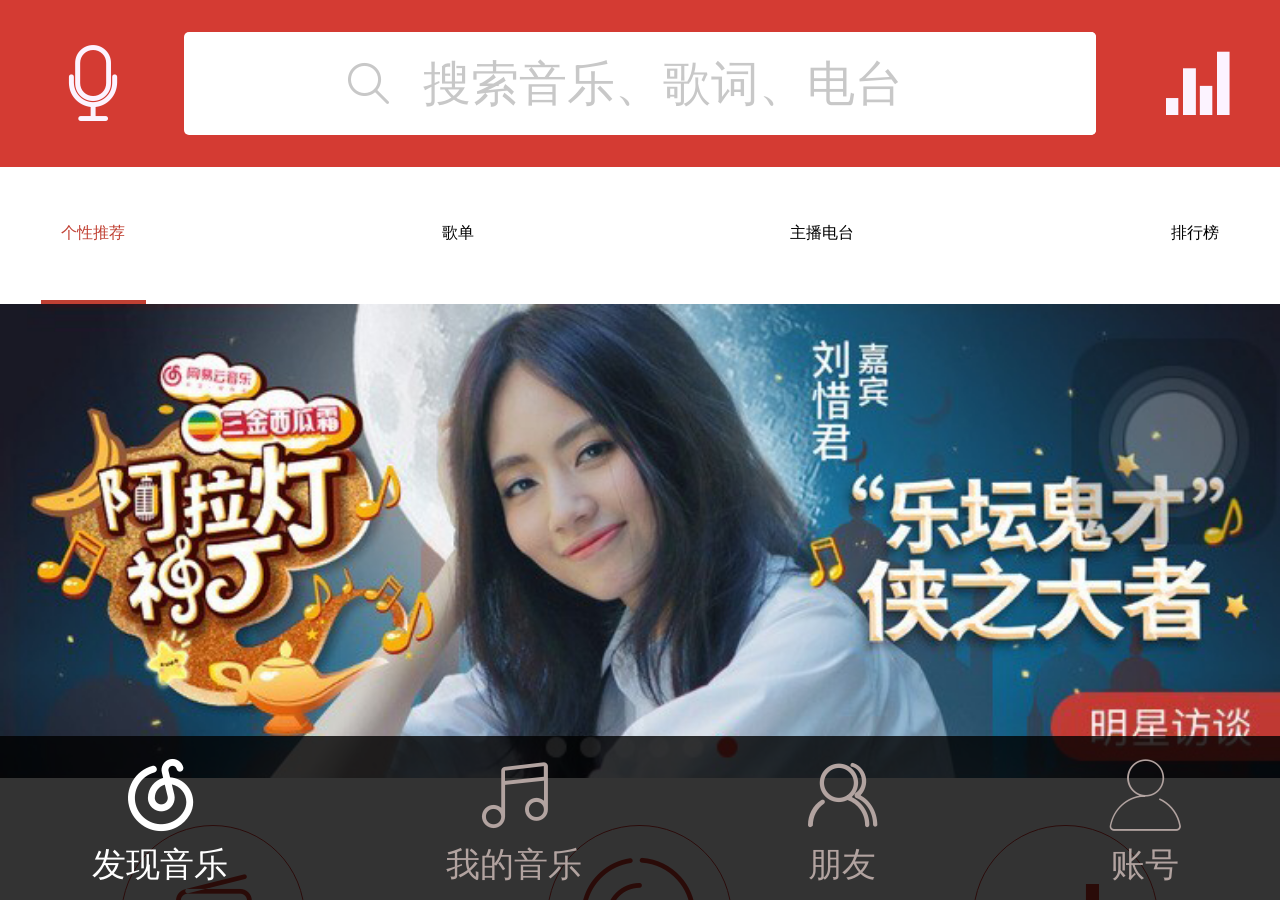
<file: wangyiyun/html/webapp.html>
<!DOCTYPE html>
<html lang="en">
<head>
	<meta charset="UTF-8">
	<meta name="viewport" content="width=device-width, user-scalable=no, initial-scale=1.0, maximum-scale=1.0, minimum-scale=1.0">
	<title>网易云</title>
	<link rel="stylesheet" type="text/css" href="../css/reset.css">
	<link rel="stylesheet" type="text/css" href="../iconfont/iconfont.css">
	<link rel="stylesheet" type="text/css" href="../css/webapp.css">
</head>
<body>
	<!-- header -->
	<header>
		<i class="iconfont">&#xe62f;</i>
		<form action="">
			<i class="iconfont">&#xe660;</i><input type="text" value="搜索音乐、歌词、电台">
		</form>
		<i class="iconfont">&#xe513;</i>
	</header>
	<!-- nav -->
	<nav>
		<a href="">个性推荐</a>
		<a href="">歌单</a>
		<a href="">主播电台</a>
		<a href="">排行榜</a>
	</nav>
	<!-- content -->
	<main>
		<section class="content">
			<article class="banner">
				<img src="../images/banner.png" alt="">
			</article>
			<article class="adcontent">
				<dl>
					<dt class="iconfont">&#xe627;
</dt>
					<dd>私人FM</dd>
				</dl>
				<dl>
					<dt class="iconfont">&#xe611;</dt>
					<dd>开启个性推荐</dd>
				</dl>
				<dl>
					<dt class="iconfont">&#xe513;</dt>
					<dd>云音乐新歌榜</dd>
				</dl>
			</article>
			<article class="title">
				<aside>
					<i class="iconfont">&#xe637;</i>
					<span>推荐歌单</span>
				</aside>
				<aside>
					<i>更多</i>
					<span>&gt;</span>
				</aside>
			</article>
			<article class="imglist">
				<dl>
					<dt>
						<img src="../images/pic_07.png" alt="">
					</dt>
					<dd>网易云音乐好嗨呦网易云音乐好嗨呦</dd>
				</dl>
				<dl>
					<dt>
						<img src="../images/pic_09.png" alt="">
					</dt>
					<dd>网易云音乐好嗨呦网易云音乐好嗨呦</dd>
				</dl>
				<dl>
					<dt>
						<img src="../images/pic_11.png" alt="">
					</dt>
					<dd>网易云音乐好嗨呦网易云音乐好嗨呦</dd>
				</dl>
				<dl>
					<dt>
						<img src="../images/pic_07.png" alt="">
					</dt>
					<dd>网易云音乐好嗨呦网易云音乐好嗨呦</dd>
				</dl>
				<dl>
					<dt>
						<img src="../images/pic_09.png" alt="">
					</dt>
					<dd>网易云音乐好嗨呦网易云音乐好嗨呦</dd>
				</dl>
				<dl>
					<dt>
						<img src="../images/pic_11.png" alt="">
					</dt>
					<dd>网易云音乐好嗨呦网易云音乐好嗨呦</dd>
				</dl>
				<dl>
					<dt>
						<img src="../images/pic_07.png" alt="">
					</dt>
					<dd>网易云音乐好嗨呦网易云音乐好嗨呦</dd>
				</dl>
				<dl>
					<dt>
						<img src="../images/pic_09.png" alt="">
					</dt>
					<dd>网易云音乐好嗨呦网易云音乐好嗨呦</dd>
				</dl>
				<dl>
					<dt>
						<img src="../images/pic_11.png" alt="">
					</dt>
					<dd>网易云音乐好嗨呦网易云音乐好嗨呦</dd>
				</dl>
				<dl>
					<dt>
						<img src="../images/pic_07.png" alt="">
					</dt>
					<dd>网易云音乐好嗨呦网易云音乐好嗨呦</dd>
				</dl>
				<dl>
					<dt>
						<img src="../images/pic_09.png" alt="">
					</dt>
					<dd>网易云音乐好嗨呦网易云音乐好嗨呦</dd>
				</dl>
				<dl>
					<dt>
						<img src="../images/pic_11.png" alt="">
					</dt>
					<dd>网易云音乐好嗨呦网易云音乐好嗨呦</dd>
				</dl>
			</article>
		</section>
	</main>
	<!-- footer -->
	<footer>
		<aside><i class="iconfont">&#xe612;</i><span>发现音乐</span></aside>
		<aside><i class="iconfont">&#xe503;</i><span>我的音乐</span></aside>
		<aside><i class="iconfont">&#xe615;</i><span>朋友</span></aside>
		<aside><i class="iconfont">&#xe504;</i><span>账号</span></aside>
	</footer>
</body>
</html>
</file>
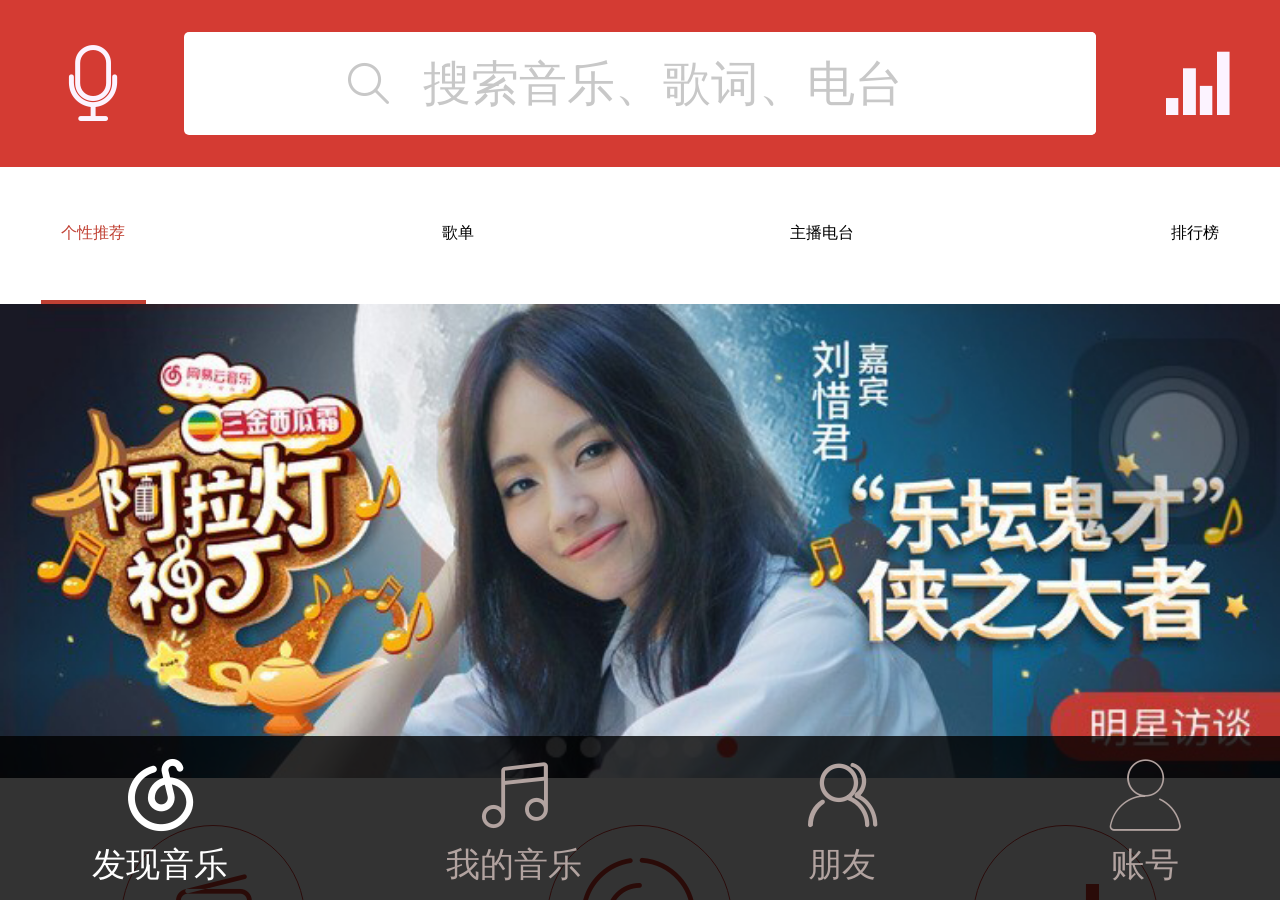
<file: wangyiyun/html/webapp1.html>
<!DOCTYPE html>
<html lang="en">
<head>
	<meta charset="UTF-8">
	<meta name="viewport" content="width=device-width, user-scalable=no, initial-scale=1.0, maximum-scale=1.0, minimum-scale=1.0">
	<title>网易云</title>
	<link rel="stylesheet" type="text/css" href="../css/reset.css">
	<link rel="stylesheet" type="text/css" href="../iconfont/iconfont.css">
	<link rel="stylesheet" type="text/css" href="../css/webapp.css">
</head>
<body>
	<!-- header -->
	<header>
		<i class="iconfont">&#xe62f;</i>
		<form action="">
			<i class="iconfont">&#xe660;</i><input type="text" value="搜索音乐、歌词、电台">
		</form>
		<i class="iconfont">&#xe513;</i>
	</header>
	<!-- nav -->
	<nav>
		<a href="">个性推荐</a>
		<a href="">歌单</a>
		<a href="">主播电台</a>
		<a href="">排行榜</a>
	</nav>
	<!-- content -->
	<main>
		<section class="content">
			<article class="banner">
				<img src="../images/banner.png" alt="">
			</article>
			<article class="adcontent"> 
				<dl>
					<dt class="iconfont">&#xe627;
</dt>
					<dd>私人FM</dd>
				</dl>
				<dl>
					<dt class="iconfont">&#xe611;</dt>
					<dd>开启个性推荐</dd>
				</dl>
				<dl>
					<dt class="iconfont">&#xe513;</dt>
					<dd>云音乐新歌榜</dd>
				</dl>
			</article>
			<article class="title">
				<aside>
					<i class="iconfont">&#xe637;</i>
					<span>推荐歌单</span>
				</aside>
				<aside>
					<i>更多</i>
					<span>&gt;</span>
				</aside>
			</article>
			<article class="imglist">
				<dl>
					<dt>
						<img src="../images/pic_07.png" alt="">
					</dt>
					<dd>网易云音乐好嗨呦网易云音乐好嗨呦</dd>
				</dl>
				<dl>
					<dt>
						<img src="../images/pic_09.png" alt="">
					</dt>
					<dd>网易云音乐好嗨呦网易云音乐好嗨呦</dd>
				</dl>
				<dl>
					<dt>
						<img src="../images/pic_11.png" alt="">
					</dt>
					<dd>网易云音乐好嗨呦网易云音乐好嗨呦</dd>
				</dl>
				<dl>
					<dt>
						<img src="../images/pic_07.png" alt="">
					</dt>
					<dd>网易云音乐好嗨呦网易云音乐好嗨呦</dd>
				</dl>
				<dl>
					<dt>
						<img src="../images/pic_09.png" alt="">
					</dt>
					<dd>网易云音乐好嗨呦网易云音乐好嗨呦</dd>
				</dl>
				<dl>
					<dt>
						<img src="../images/pic_11.png" alt="">
					</dt>
					<dd>网易云音乐好嗨呦网易云音乐好嗨呦</dd>
				</dl>
				<dl>
					<dt>
						<img src="../images/pic_07.png" alt="">
					</dt>
					<dd>网易云音乐好嗨呦网易云音乐好嗨呦</dd>
				</dl>
				<dl>
					<dt>
						<img src="../images/pic_09.png" alt="">
					</dt>
					<dd>网易云音乐好嗨呦网易云音乐好嗨呦</dd>
				</dl>
				<dl>
					<dt>
						<img src="../images/pic_11.png" alt="">
					</dt>
					<dd>网易云音乐好嗨呦网易云音乐好嗨呦</dd>
				</dl>
				<dl>
					<dt>
						<img src="../images/pic_07.png" alt="">
					</dt>
					<dd>网易云音乐好嗨呦网易云音乐好嗨呦</dd>
				</dl>
				<dl>
					<dt>
						<img src="../images/pic_09.png" alt="">
					</dt>
					<dd>网易云音乐好嗨呦网易云音乐好嗨呦</dd>
				</dl>
				<dl>
					<dt>
						<img src="../images/pic_11.png" alt="">
					</dt>
					<dd>网易云音乐好嗨呦网易云音乐好嗨呦</dd>
				</dl>
			</article>
		</section>
	</main>
	<!-- footer -->
	<footer>
		<aside><i class="iconfont">&#xe612;</i><span>发现音乐</span></aside>
		<aside><i class="iconfont">&#xe503;</i><span>我的音乐</span></aside>
		<aside><i class="iconfont">&#xe615;</i><span>朋友</span></aside>
		<aside><i class="iconfont">&#xe504;</i><span>账号</span></aside>
	</footer>
</body>
</html>
</file>
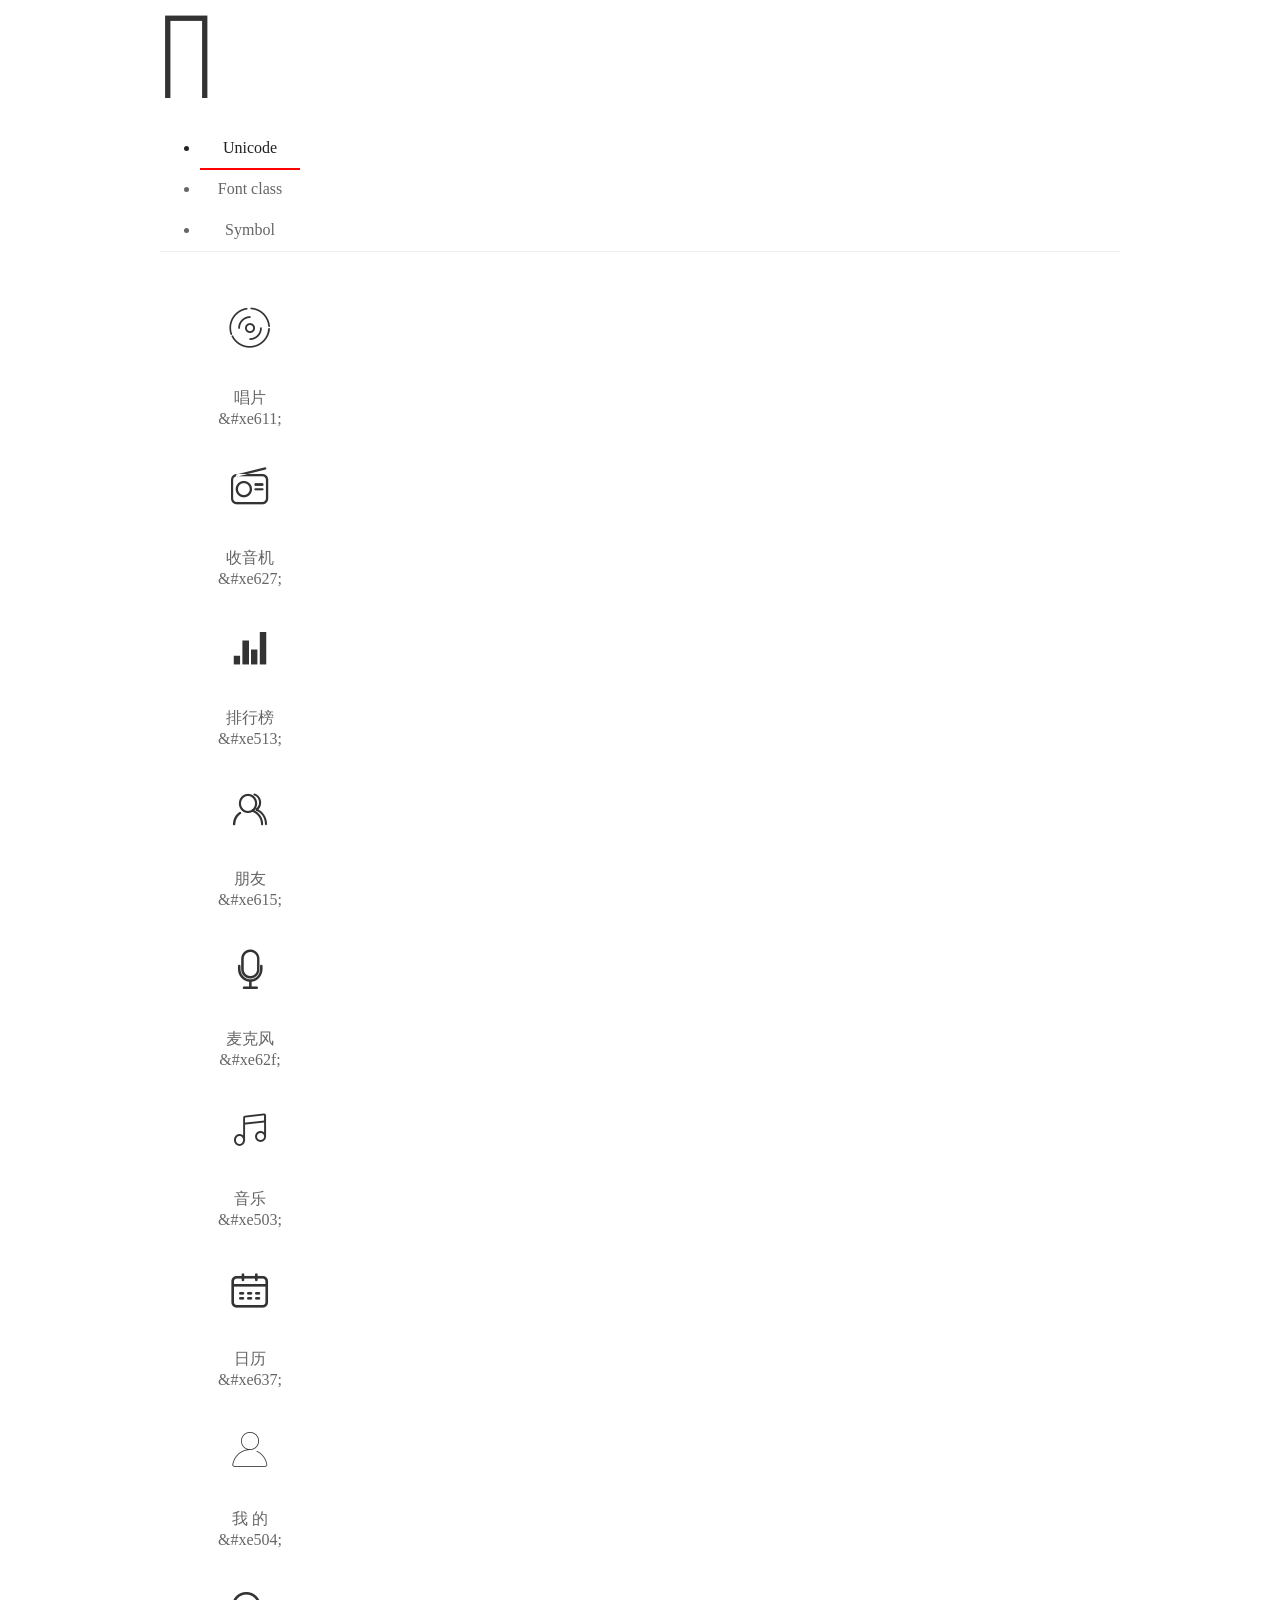
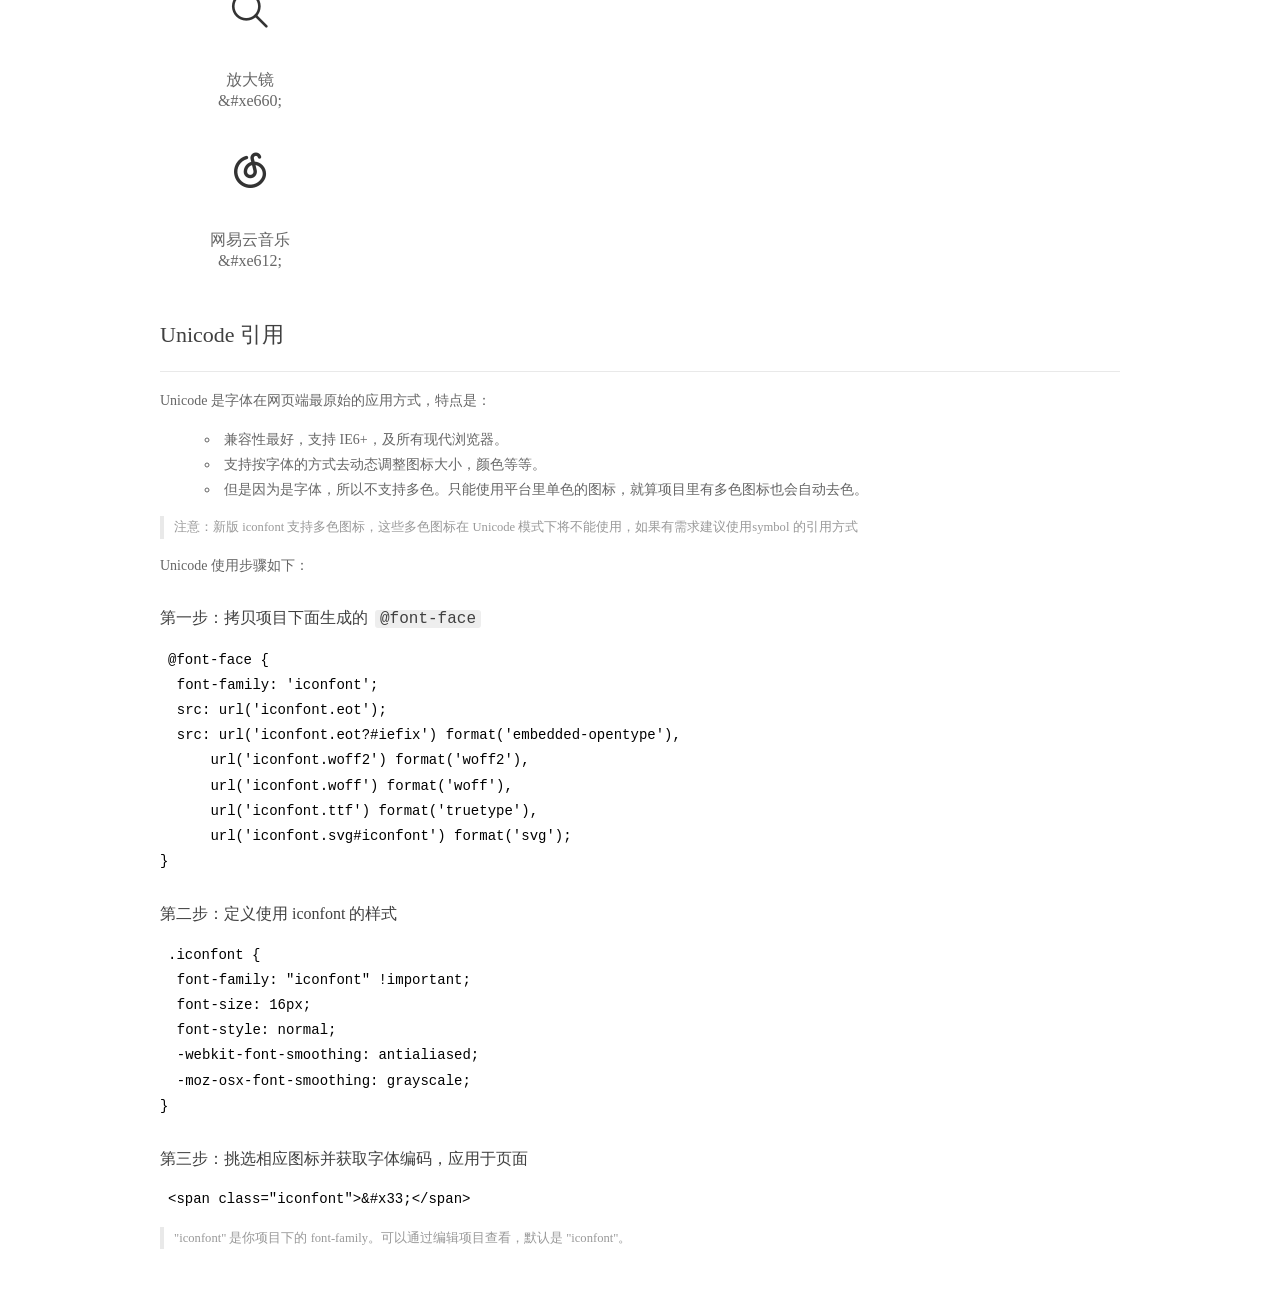
<file: wangyiyun/iconfont/demo_index.html>
<!DOCTYPE html>
<html>
<head>
  <meta charset="utf-8"/>
  <title>IconFont Demo</title>
  <link rel="shortcut icon" href="https://gtms04.alicdn.com/tps/i4/TB1_oz6GVXXXXaFXpXXJDFnIXXX-64-64.ico" type="image/x-icon"/>
  <link rel="stylesheet" href="https://g.alicdn.com/thx/cube/1.3.2/cube.min.css">
  <link rel="stylesheet" href="demo.css">
  <link rel="stylesheet" href="iconfont.css">
  <script src="iconfont.js"></script>
  <!-- jQuery -->
  <script src="https://a1.alicdn.com/oss/uploads/2018/12/26/7bfddb60-08e8-11e9-9b04-53e73bb6408b.js"></script>
  <!-- 代码高亮 -->
  <script src="https://a1.alicdn.com/oss/uploads/2018/12/26/a3f714d0-08e6-11e9-8a15-ebf944d7534c.js"></script>
</head>
<body>
  <div class="main">
    <h1 class="logo"><a href="https://www.iconfont.cn/" title="iconfont 首页" target="_blank">&#xe86b;</a></h1>
    <div class="nav-tabs">
      <ul id="tabs" class="dib-box">
        <li class="dib active"><span>Unicode</span></li>
        <li class="dib"><span>Font class</span></li>
        <li class="dib"><span>Symbol</span></li>
      </ul>
      
    </div>
    <div class="tab-container">
      <div class="content unicode" style="display: block;">
          <ul class="icon_lists dib-box">
          
            <li class="dib">
              <span class="icon iconfont">&#xe611;</span>
                <div class="name">唱片</div>
                <div class="code-name">&amp;#xe611;</div>
              </li>
          
            <li class="dib">
              <span class="icon iconfont">&#xe627;</span>
                <div class="name">收音机</div>
                <div class="code-name">&amp;#xe627;</div>
              </li>
          
            <li class="dib">
              <span class="icon iconfont">&#xe513;</span>
                <div class="name">排行榜</div>
                <div class="code-name">&amp;#xe513;</div>
              </li>
          
            <li class="dib">
              <span class="icon iconfont">&#xe615;</span>
                <div class="name">朋友</div>
                <div class="code-name">&amp;#xe615;</div>
              </li>
          
            <li class="dib">
              <span class="icon iconfont">&#xe62f;</span>
                <div class="name">麦克风</div>
                <div class="code-name">&amp;#xe62f;</div>
              </li>
          
            <li class="dib">
              <span class="icon iconfont">&#xe503;</span>
                <div class="name">音乐</div>
                <div class="code-name">&amp;#xe503;</div>
              </li>
          
            <li class="dib">
              <span class="icon iconfont">&#xe637;</span>
                <div class="name">日历</div>
                <div class="code-name">&amp;#xe637;</div>
              </li>
          
            <li class="dib">
              <span class="icon iconfont">&#xe504;</span>
                <div class="name">我 的</div>
                <div class="code-name">&amp;#xe504;</div>
              </li>
          
            <li class="dib">
              <span class="icon iconfont">&#xe660;</span>
                <div class="name">放大镜</div>
                <div class="code-name">&amp;#xe660;</div>
              </li>
          
            <li class="dib">
              <span class="icon iconfont">&#xe612;</span>
                <div class="name">网易云音乐</div>
                <div class="code-name">&amp;#xe612;</div>
              </li>
          
          </ul>
          <div class="article markdown">
          <h2 id="unicode-">Unicode 引用</h2>
          <hr>

          <p>Unicode 是字体在网页端最原始的应用方式，特点是：</p>
          <ul>
            <li>兼容性最好，支持 IE6+，及所有现代浏览器。</li>
            <li>支持按字体的方式去动态调整图标大小，颜色等等。</li>
            <li>但是因为是字体，所以不支持多色。只能使用平台里单色的图标，就算项目里有多色图标也会自动去色。</li>
          </ul>
          <blockquote>
            <p>注意：新版 iconfont 支持多色图标，这些多色图标在 Unicode 模式下将不能使用，如果有需求建议使用symbol 的引用方式</p>
          </blockquote>
          <p>Unicode 使用步骤如下：</p>
          <h3 id="-font-face">第一步：拷贝项目下面生成的 <code>@font-face</code></h3>
<pre><code class="language-css"
>@font-face {
  font-family: 'iconfont';
  src: url('iconfont.eot');
  src: url('iconfont.eot?#iefix') format('embedded-opentype'),
      url('iconfont.woff2') format('woff2'),
      url('iconfont.woff') format('woff'),
      url('iconfont.ttf') format('truetype'),
      url('iconfont.svg#iconfont') format('svg');
}
</code></pre>
          <h3 id="-iconfont-">第二步：定义使用 iconfont 的样式</h3>
<pre><code class="language-css"
>.iconfont {
  font-family: "iconfont" !important;
  font-size: 16px;
  font-style: normal;
  -webkit-font-smoothing: antialiased;
  -moz-osx-font-smoothing: grayscale;
}
</code></pre>
          <h3 id="-">第三步：挑选相应图标并获取字体编码，应用于页面</h3>
<pre>
<code class="language-html"
>&lt;span class="iconfont"&gt;&amp;#x33;&lt;/span&gt;
</code></pre>
          <blockquote>
            <p>"iconfont" 是你项目下的 font-family。可以通过编辑项目查看，默认是 "iconfont"。</p>
          </blockquote>
          </div>
      </div>
      <div class="content font-class">
        <ul class="icon_lists dib-box">
          
          <li class="dib">
            <span class="icon iconfont icon-changpian"></span>
            <div class="name">
              唱片
            </div>
            <div class="code-name">.icon-changpian
            </div>
          </li>
          
          <li class="dib">
            <span class="icon iconfont icon-Radio"></span>
            <div class="name">
              收音机
            </div>
            <div class="code-name">.icon-Radio
            </div>
          </li>
          
          <li class="dib">
            <span class="icon iconfont icon-paihangbang"></span>
            <div class="name">
              排行榜
            </div>
            <div class="code-name">.icon-paihangbang
            </div>
          </li>
          
          <li class="dib">
            <span class="icon iconfont icon-tubiao-"></span>
            <div class="name">
              朋友
            </div>
            <div class="code-name">.icon-tubiao-
            </div>
          </li>
          
          <li class="dib">
            <span class="icon iconfont icon-maikefeng"></span>
            <div class="name">
              麦克风
            </div>
            <div class="code-name">.icon-maikefeng
            </div>
          </li>
          
          <li class="dib">
            <span class="icon iconfont icon-yinyue"></span>
            <div class="name">
              音乐
            </div>
            <div class="code-name">.icon-yinyue
            </div>
          </li>
          
          <li class="dib">
            <span class="icon iconfont icon-rili"></span>
            <div class="name">
              日历
            </div>
            <div class="code-name">.icon-rili
            </div>
          </li>
          
          <li class="dib">
            <span class="icon iconfont icon-self"></span>
            <div class="name">
              我 的
            </div>
            <div class="code-name">.icon-self
            </div>
          </li>
          
          <li class="dib">
            <span class="icon iconfont icon-fangdajing"></span>
            <div class="name">
              放大镜
            </div>
            <div class="code-name">.icon-fangdajing
            </div>
          </li>
          
          <li class="dib">
            <span class="icon iconfont icon-wangyiyunyinle"></span>
            <div class="name">
              网易云音乐
            </div>
            <div class="code-name">.icon-wangyiyunyinle
            </div>
          </li>
          
        </ul>
        <div class="article markdown">
        <h2 id="font-class-">font-class 引用</h2>
        <hr>

        <p>font-class 是 Unicode 使用方式的一种变种，主要是解决 Unicode 书写不直观，语意不明确的问题。</p>
        <p>与 Unicode 使用方式相比，具有如下特点：</p>
        <ul>
          <li>兼容性良好，支持 IE8+，及所有现代浏览器。</li>
          <li>相比于 Unicode 语意明确，书写更直观。可以很容易分辨这个 icon 是什么。</li>
          <li>因为使用 class 来定义图标，所以当要替换图标时，只需要修改 class 里面的 Unicode 引用。</li>
          <li>不过因为本质上还是使用的字体，所以多色图标还是不支持的。</li>
        </ul>
        <p>使用步骤如下：</p>
        <h3 id="-fontclass-">第一步：引入项目下面生成的 fontclass 代码：</h3>
<pre><code class="language-html">&lt;link rel="stylesheet" href="./iconfont.css"&gt;
</code></pre>
        <h3 id="-">第二步：挑选相应图标并获取类名，应用于页面：</h3>
<pre><code class="language-html">&lt;span class="iconfont icon-xxx"&gt;&lt;/span&gt;
</code></pre>
        <blockquote>
          <p>"
            iconfont" 是你项目下的 font-family。可以通过编辑项目查看，默认是 "iconfont"。</p>
        </blockquote>
      </div>
      </div>
      <div class="content symbol">
          <ul class="icon_lists dib-box">
          
            <li class="dib">
                <svg class="icon svg-icon" aria-hidden="true">
                  <use xlink:href="#icon-changpian"></use>
                </svg>
                <div class="name">唱片</div>
                <div class="code-name">#icon-changpian</div>
            </li>
          
            <li class="dib">
                <svg class="icon svg-icon" aria-hidden="true">
                  <use xlink:href="#icon-Radio"></use>
                </svg>
                <div class="name">收音机</div>
                <div class="code-name">#icon-Radio</div>
            </li>
          
            <li class="dib">
                <svg class="icon svg-icon" aria-hidden="true">
                  <use xlink:href="#icon-paihangbang"></use>
                </svg>
                <div class="name">排行榜</div>
                <div class="code-name">#icon-paihangbang</div>
            </li>
          
            <li class="dib">
                <svg class="icon svg-icon" aria-hidden="true">
                  <use xlink:href="#icon-tubiao-"></use>
                </svg>
                <div class="name">朋友</div>
                <div class="code-name">#icon-tubiao-</div>
            </li>
          
            <li class="dib">
                <svg class="icon svg-icon" aria-hidden="true">
                  <use xlink:href="#icon-maikefeng"></use>
                </svg>
                <div class="name">麦克风</div>
                <div class="code-name">#icon-maikefeng</div>
            </li>
          
            <li class="dib">
                <svg class="icon svg-icon" aria-hidden="true">
                  <use xlink:href="#icon-yinyue"></use>
                </svg>
                <div class="name">音乐</div>
                <div class="code-name">#icon-yinyue</div>
            </li>
          
            <li class="dib">
                <svg class="icon svg-icon" aria-hidden="true">
                  <use xlink:href="#icon-rili"></use>
                </svg>
                <div class="name">日历</div>
                <div class="code-name">#icon-rili</div>
            </li>
          
            <li class="dib">
                <svg class="icon svg-icon" aria-hidden="true">
                  <use xlink:href="#icon-self"></use>
                </svg>
                <div class="name">我 的</div>
                <div class="code-name">#icon-self</div>
            </li>
          
            <li class="dib">
                <svg class="icon svg-icon" aria-hidden="true">
                  <use xlink:href="#icon-fangdajing"></use>
                </svg>
                <div class="name">放大镜</div>
                <div class="code-name">#icon-fangdajing</div>
            </li>
          
            <li class="dib">
                <svg class="icon svg-icon" aria-hidden="true">
                  <use xlink:href="#icon-wangyiyunyinle"></use>
                </svg>
                <div class="name">网易云音乐</div>
                <div class="code-name">#icon-wangyiyunyinle</div>
            </li>
          
          </ul>
          <div class="article markdown">
          <h2 id="symbol-">Symbol 引用</h2>
          <hr>

          <p>这是一种全新的使用方式，应该说这才是未来的主流，也是平台目前推荐的用法。相关介绍可以参考这篇<a href="">文章</a>
            这种用法其实是做了一个 SVG 的集合，与另外两种相比具有如下特点：</p>
          <ul>
            <li>支持多色图标了，不再受单色限制。</li>
            <li>通过一些技巧，支持像字体那样，通过 <code>font-size</code>, <code>color</code> 来调整样式。</li>
            <li>兼容性较差，支持 IE9+，及现代浏览器。</li>
            <li>浏览器渲染 SVG 的性能一般，还不如 png。</li>
          </ul>
          <p>使用步骤如下：</p>
          <h3 id="-symbol-">第一步：引入项目下面生成的 symbol 代码：</h3>
<pre><code class="language-html">&lt;script src="./iconfont.js"&gt;&lt;/script&gt;
</code></pre>
          <h3 id="-css-">第二步：加入通用 CSS 代码（引入一次就行）：</h3>
<pre><code class="language-html">&lt;style&gt;
.icon {
  width: 1em;
  height: 1em;
  vertical-align: -0.15em;
  fill: currentColor;
  overflow: hidden;
}
&lt;/style&gt;
</code></pre>
          <h3 id="-">第三步：挑选相应图标并获取类名，应用于页面：</h3>
<pre><code class="language-html">&lt;svg class="icon" aria-hidden="true"&gt;
  &lt;use xlink:href="#icon-xxx"&gt;&lt;/use&gt;
&lt;/svg&gt;
</code></pre>
          </div>
      </div>

    </div>
  </div>
  <script>
  $(document).ready(function () {
      $('.tab-container .content:first').show()

      $('#tabs li').click(function (e) {
        var tabContent = $('.tab-container .content')
        var index = $(this).index()

        if ($(this).hasClass('active')) {
          return
        } else {
          $('#tabs li').removeClass('active')
          $(this).addClass('active')

          tabContent.hide().eq(index).fadeIn()
        }
      })
    })
  </script>
</body>
</html>
</file>
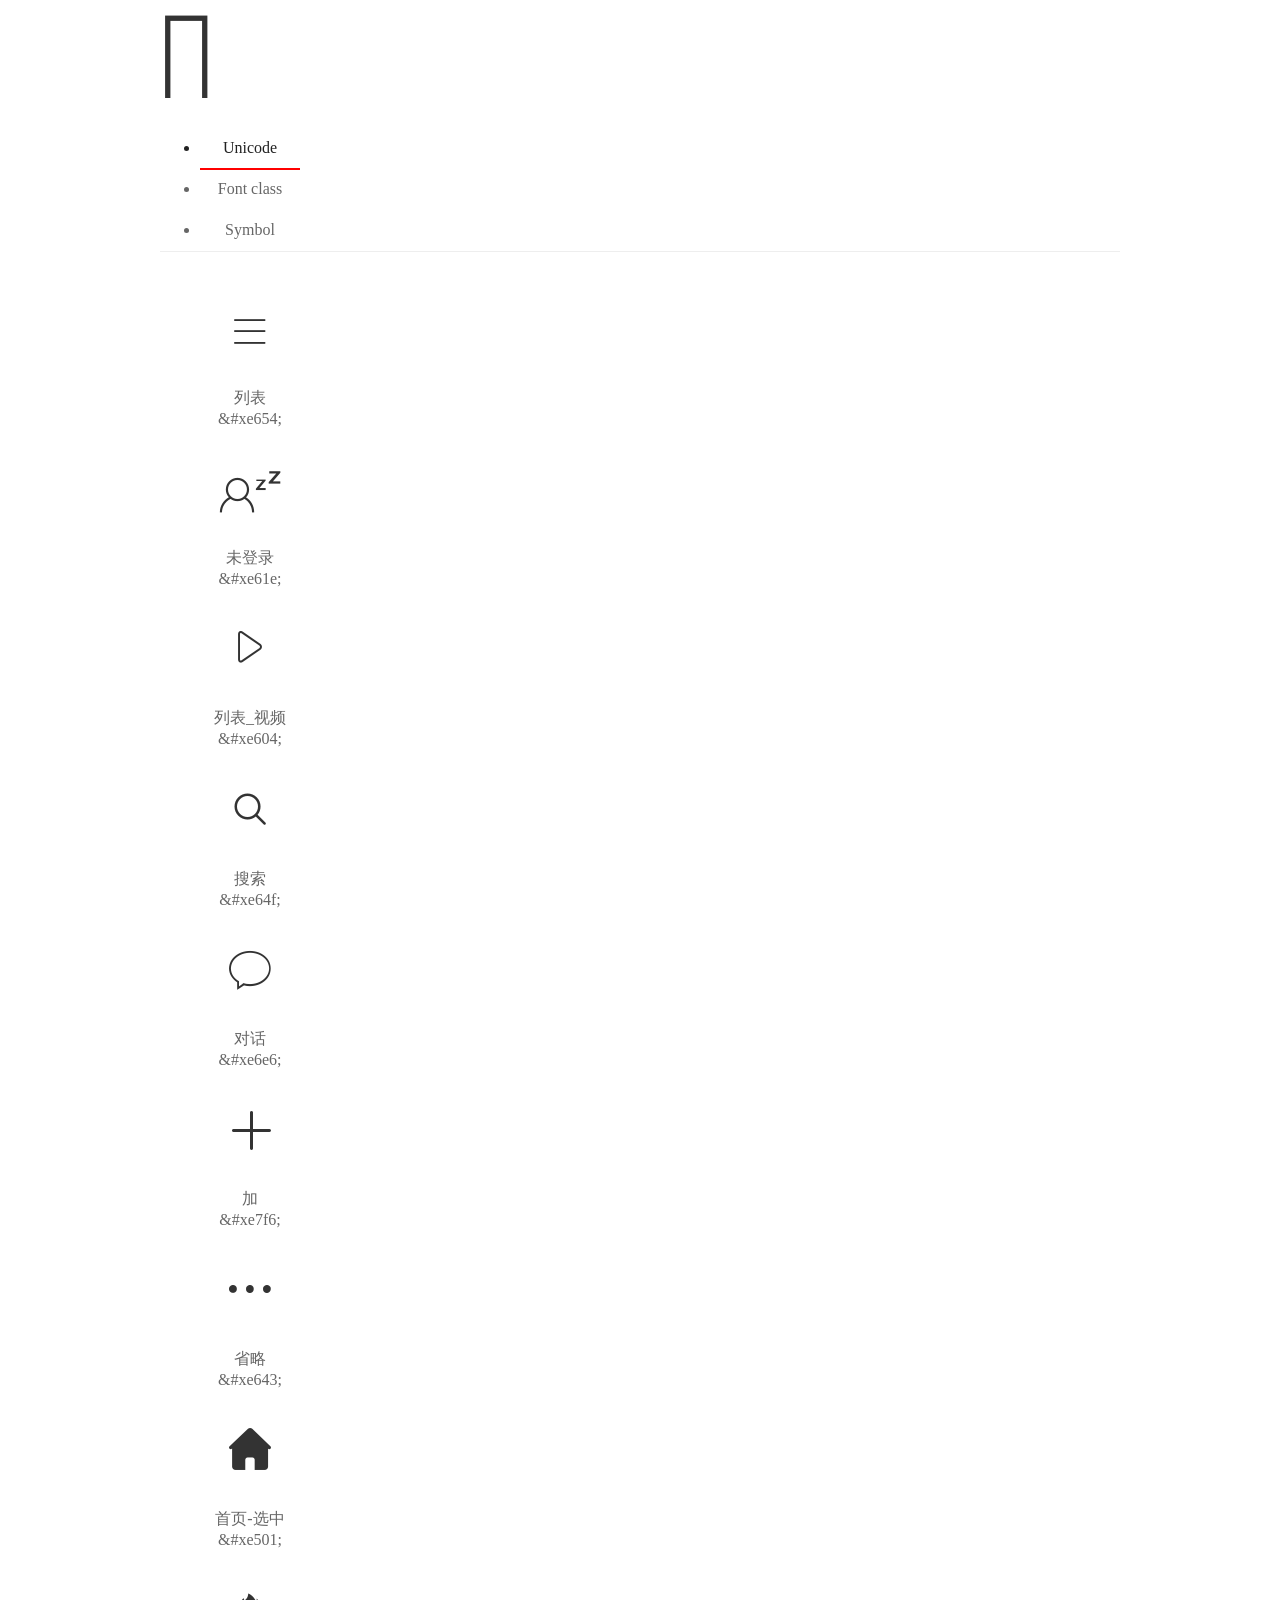
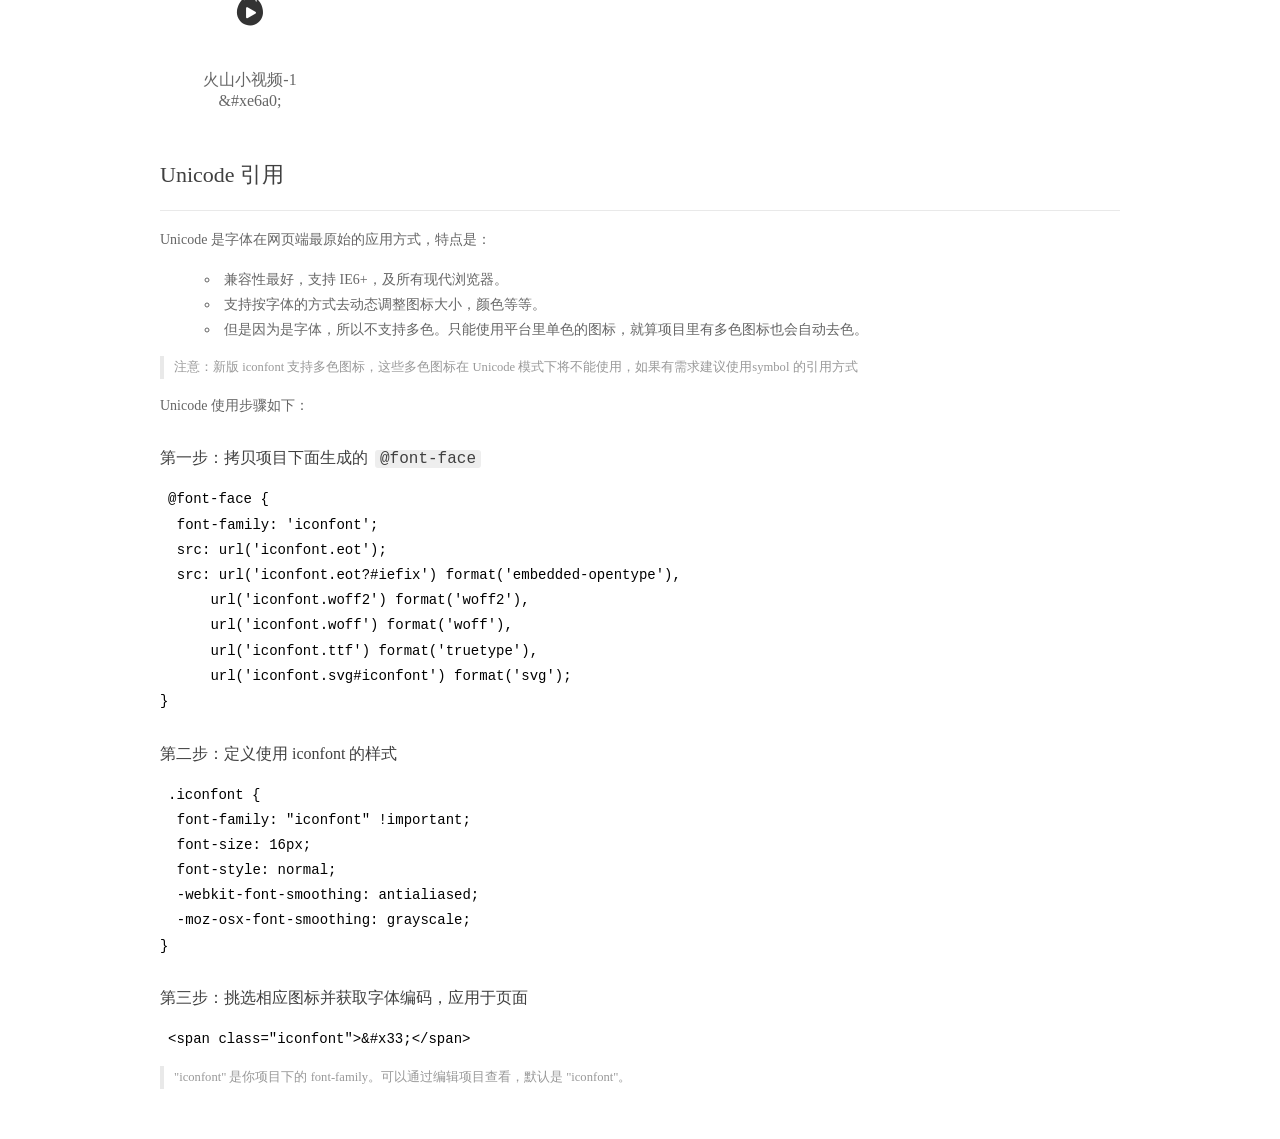
<file: pro/pro/font/demo_index.html>
<!DOCTYPE html>
<html>
<head>
  <meta charset="utf-8"/>
  <title>IconFont Demo</title>
  <link rel="shortcut icon" href="https://gtms04.alicdn.com/tps/i4/TB1_oz6GVXXXXaFXpXXJDFnIXXX-64-64.ico" type="image/x-icon"/>
  <link rel="stylesheet" href="https://g.alicdn.com/thx/cube/1.3.2/cube.min.css">
  <link rel="stylesheet" href="demo.css">
  <link rel="stylesheet" href="iconfont.css">
  <script src="iconfont.js"></script>
  <!-- jQuery -->
  <script src="https://a1.alicdn.com/oss/uploads/2018/12/26/7bfddb60-08e8-11e9-9b04-53e73bb6408b.js"></script>
  <!-- 代码高亮 -->
  <script src="https://a1.alicdn.com/oss/uploads/2018/12/26/a3f714d0-08e6-11e9-8a15-ebf944d7534c.js"></script>
</head>
<body>
  <div class="main">
    <h1 class="logo"><a href="https://www.iconfont.cn/" title="iconfont 首页" target="_blank">&#xe86b;</a></h1>
    <div class="nav-tabs">
      <ul id="tabs" class="dib-box">
        <li class="dib active"><span>Unicode</span></li>
        <li class="dib"><span>Font class</span></li>
        <li class="dib"><span>Symbol</span></li>
      </ul>
      
    </div>
    <div class="tab-container">
      <div class="content unicode" style="display: block;">
          <ul class="icon_lists dib-box">
          
            <li class="dib">
              <span class="icon iconfont">&#xe654;</span>
                <div class="name">列表</div>
                <div class="code-name">&amp;#xe654;</div>
              </li>
          
            <li class="dib">
              <span class="icon iconfont">&#xe61e;</span>
                <div class="name">未登录</div>
                <div class="code-name">&amp;#xe61e;</div>
              </li>
          
            <li class="dib">
              <span class="icon iconfont">&#xe604;</span>
                <div class="name">列表_视频</div>
                <div class="code-name">&amp;#xe604;</div>
              </li>
          
            <li class="dib">
              <span class="icon iconfont">&#xe64f;</span>
                <div class="name">搜索</div>
                <div class="code-name">&amp;#xe64f;</div>
              </li>
          
            <li class="dib">
              <span class="icon iconfont">&#xe6e6;</span>
                <div class="name">对话</div>
                <div class="code-name">&amp;#xe6e6;</div>
              </li>
          
            <li class="dib">
              <span class="icon iconfont">&#xe7f6;</span>
                <div class="name">加</div>
                <div class="code-name">&amp;#xe7f6;</div>
              </li>
          
            <li class="dib">
              <span class="icon iconfont">&#xe643;</span>
                <div class="name">省略</div>
                <div class="code-name">&amp;#xe643;</div>
              </li>
          
            <li class="dib">
              <span class="icon iconfont">&#xe501;</span>
                <div class="name">首页-选中</div>
                <div class="code-name">&amp;#xe501;</div>
              </li>
          
            <li class="dib">
              <span class="icon iconfont">&#xe6a0;</span>
                <div class="name">火山小视频-1</div>
                <div class="code-name">&amp;#xe6a0;</div>
              </li>
          
          </ul>
          <div class="article markdown">
          <h2 id="unicode-">Unicode 引用</h2>
          <hr>

          <p>Unicode 是字体在网页端最原始的应用方式，特点是：</p>
          <ul>
            <li>兼容性最好，支持 IE6+，及所有现代浏览器。</li>
            <li>支持按字体的方式去动态调整图标大小，颜色等等。</li>
            <li>但是因为是字体，所以不支持多色。只能使用平台里单色的图标，就算项目里有多色图标也会自动去色。</li>
          </ul>
          <blockquote>
            <p>注意：新版 iconfont 支持多色图标，这些多色图标在 Unicode 模式下将不能使用，如果有需求建议使用symbol 的引用方式</p>
          </blockquote>
          <p>Unicode 使用步骤如下：</p>
          <h3 id="-font-face">第一步：拷贝项目下面生成的 <code>@font-face</code></h3>
<pre><code class="language-css"
>@font-face {
  font-family: 'iconfont';
  src: url('iconfont.eot');
  src: url('iconfont.eot?#iefix') format('embedded-opentype'),
      url('iconfont.woff2') format('woff2'),
      url('iconfont.woff') format('woff'),
      url('iconfont.ttf') format('truetype'),
      url('iconfont.svg#iconfont') format('svg');
}
</code></pre>
          <h3 id="-iconfont-">第二步：定义使用 iconfont 的样式</h3>
<pre><code class="language-css"
>.iconfont {
  font-family: "iconfont" !important;
  font-size: 16px;
  font-style: normal;
  -webkit-font-smoothing: antialiased;
  -moz-osx-font-smoothing: grayscale;
}
</code></pre>
          <h3 id="-">第三步：挑选相应图标并获取字体编码，应用于页面</h3>
<pre>
<code class="language-html"
>&lt;span class="iconfont"&gt;&amp;#x33;&lt;/span&gt;
</code></pre>
          <blockquote>
            <p>"iconfont" 是你项目下的 font-family。可以通过编辑项目查看，默认是 "iconfont"。</p>
          </blockquote>
          </div>
      </div>
      <div class="content font-class">
        <ul class="icon_lists dib-box">
          
          <li class="dib">
            <span class="icon iconfont icon-liebiao"></span>
            <div class="name">
              列表
            </div>
            <div class="code-name">.icon-liebiao
            </div>
          </li>
          
          <li class="dib">
            <span class="icon iconfont icon-weidenglu"></span>
            <div class="name">
              未登录
            </div>
            <div class="code-name">.icon-weidenglu
            </div>
          </li>
          
          <li class="dib">
            <span class="icon iconfont icon-ztlistshipin"></span>
            <div class="name">
              列表_视频
            </div>
            <div class="code-name">.icon-ztlistshipin
            </div>
          </li>
          
          <li class="dib">
            <span class="icon iconfont icon-sousuo"></span>
            <div class="name">
              搜索
            </div>
            <div class="code-name">.icon-sousuo
            </div>
          </li>
          
          <li class="dib">
            <span class="icon iconfont icon-duihua"></span>
            <div class="name">
              对话
            </div>
            <div class="code-name">.icon-duihua
            </div>
          </li>
          
          <li class="dib">
            <span class="icon iconfont icon-jia"></span>
            <div class="name">
              加
            </div>
            <div class="code-name">.icon-jia
            </div>
          </li>
          
          <li class="dib">
            <span class="icon iconfont icon-shenglve"></span>
            <div class="name">
              省略
            </div>
            <div class="code-name">.icon-shenglve
            </div>
          </li>
          
          <li class="dib">
            <span class="icon iconfont icon-index"></span>
            <div class="name">
              首页-选中
            </div>
            <div class="code-name">.icon-index
            </div>
          </li>
          
          <li class="dib">
            <span class="icon iconfont icon-huoshanxiaoshipin-"></span>
            <div class="name">
              火山小视频-1
            </div>
            <div class="code-name">.icon-huoshanxiaoshipin-
            </div>
          </li>
          
        </ul>
        <div class="article markdown">
        <h2 id="font-class-">font-class 引用</h2>
        <hr>

        <p>font-class 是 Unicode 使用方式的一种变种，主要是解决 Unicode 书写不直观，语意不明确的问题。</p>
        <p>与 Unicode 使用方式相比，具有如下特点：</p>
        <ul>
          <li>兼容性良好，支持 IE8+，及所有现代浏览器。</li>
          <li>相比于 Unicode 语意明确，书写更直观。可以很容易分辨这个 icon 是什么。</li>
          <li>因为使用 class 来定义图标，所以当要替换图标时，只需要修改 class 里面的 Unicode 引用。</li>
          <li>不过因为本质上还是使用的字体，所以多色图标还是不支持的。</li>
        </ul>
        <p>使用步骤如下：</p>
        <h3 id="-fontclass-">第一步：引入项目下面生成的 fontclass 代码：</h3>
<pre><code class="language-html">&lt;link rel="stylesheet" href="./iconfont.css"&gt;
</code></pre>
        <h3 id="-">第二步：挑选相应图标并获取类名，应用于页面：</h3>
<pre><code class="language-html">&lt;span class="iconfont icon-xxx"&gt;&lt;/span&gt;
</code></pre>
        <blockquote>
          <p>"
            iconfont" 是你项目下的 font-family。可以通过编辑项目查看，默认是 "iconfont"。</p>
        </blockquote>
      </div>
      </div>
      <div class="content symbol">
          <ul class="icon_lists dib-box">
          
            <li class="dib">
                <svg class="icon svg-icon" aria-hidden="true">
                  <use xlink:href="#icon-liebiao"></use>
                </svg>
                <div class="name">列表</div>
                <div class="code-name">#icon-liebiao</div>
            </li>
          
            <li class="dib">
                <svg class="icon svg-icon" aria-hidden="true">
                  <use xlink:href="#icon-weidenglu"></use>
                </svg>
                <div class="name">未登录</div>
                <div class="code-name">#icon-weidenglu</div>
            </li>
          
            <li class="dib">
                <svg class="icon svg-icon" aria-hidden="true">
                  <use xlink:href="#icon-ztlistshipin"></use>
                </svg>
                <div class="name">列表_视频</div>
                <div class="code-name">#icon-ztlistshipin</div>
            </li>
          
            <li class="dib">
                <svg class="icon svg-icon" aria-hidden="true">
                  <use xlink:href="#icon-sousuo"></use>
                </svg>
                <div class="name">搜索</div>
                <div class="code-name">#icon-sousuo</div>
            </li>
          
            <li class="dib">
                <svg class="icon svg-icon" aria-hidden="true">
                  <use xlink:href="#icon-duihua"></use>
                </svg>
                <div class="name">对话</div>
                <div class="code-name">#icon-duihua</div>
            </li>
          
            <li class="dib">
                <svg class="icon svg-icon" aria-hidden="true">
                  <use xlink:href="#icon-jia"></use>
                </svg>
                <div class="name">加</div>
                <div class="code-name">#icon-jia</div>
            </li>
          
            <li class="dib">
                <svg class="icon svg-icon" aria-hidden="true">
                  <use xlink:href="#icon-shenglve"></use>
                </svg>
                <div class="name">省略</div>
                <div class="code-name">#icon-shenglve</div>
            </li>
          
            <li class="dib">
                <svg class="icon svg-icon" aria-hidden="true">
                  <use xlink:href="#icon-index"></use>
                </svg>
                <div class="name">首页-选中</div>
                <div class="code-name">#icon-index</div>
            </li>
          
            <li class="dib">
                <svg class="icon svg-icon" aria-hidden="true">
                  <use xlink:href="#icon-huoshanxiaoshipin-"></use>
                </svg>
                <div class="name">火山小视频-1</div>
                <div class="code-name">#icon-huoshanxiaoshipin-</div>
            </li>
          
          </ul>
          <div class="article markdown">
          <h2 id="symbol-">Symbol 引用</h2>
          <hr>

          <p>这是一种全新的使用方式，应该说这才是未来的主流，也是平台目前推荐的用法。相关介绍可以参考这篇<a href="">文章</a>
            这种用法其实是做了一个 SVG 的集合，与另外两种相比具有如下特点：</p>
          <ul>
            <li>支持多色图标了，不再受单色限制。</li>
            <li>通过一些技巧，支持像字体那样，通过 <code>font-size</code>, <code>color</code> 来调整样式。</li>
            <li>兼容性较差，支持 IE9+，及现代浏览器。</li>
            <li>浏览器渲染 SVG 的性能一般，还不如 png。</li>
          </ul>
          <p>使用步骤如下：</p>
          <h3 id="-symbol-">第一步：引入项目下面生成的 symbol 代码：</h3>
<pre><code class="language-html">&lt;script src="./iconfont.js"&gt;&lt;/script&gt;
</code></pre>
          <h3 id="-css-">第二步：加入通用 CSS 代码（引入一次就行）：</h3>
<pre><code class="language-html">&lt;style&gt;
.icon {
  width: 1em;
  height: 1em;
  vertical-align: -0.15em;
  fill: currentColor;
  overflow: hidden;
}
&lt;/style&gt;
</code></pre>
          <h3 id="-">第三步：挑选相应图标并获取类名，应用于页面：</h3>
<pre><code class="language-html">&lt;svg class="icon" aria-hidden="true"&gt;
  &lt;use xlink:href="#icon-xxx"&gt;&lt;/use&gt;
&lt;/svg&gt;
</code></pre>
          </div>
      </div>

    </div>
  </div>
  <script>
  $(document).ready(function () {
      $('.tab-container .content:first').show()

      $('#tabs li').click(function (e) {
        var tabContent = $('.tab-container .content')
        var index = $(this).index()

        if ($(this).hasClass('active')) {
          return
        } else {
          $('#tabs li').removeClass('active')
          $(this).addClass('active')

          tabContent.hide().eq(index).fadeIn()
        }
      })
    })
  </script>
</body>
</html>
</file>
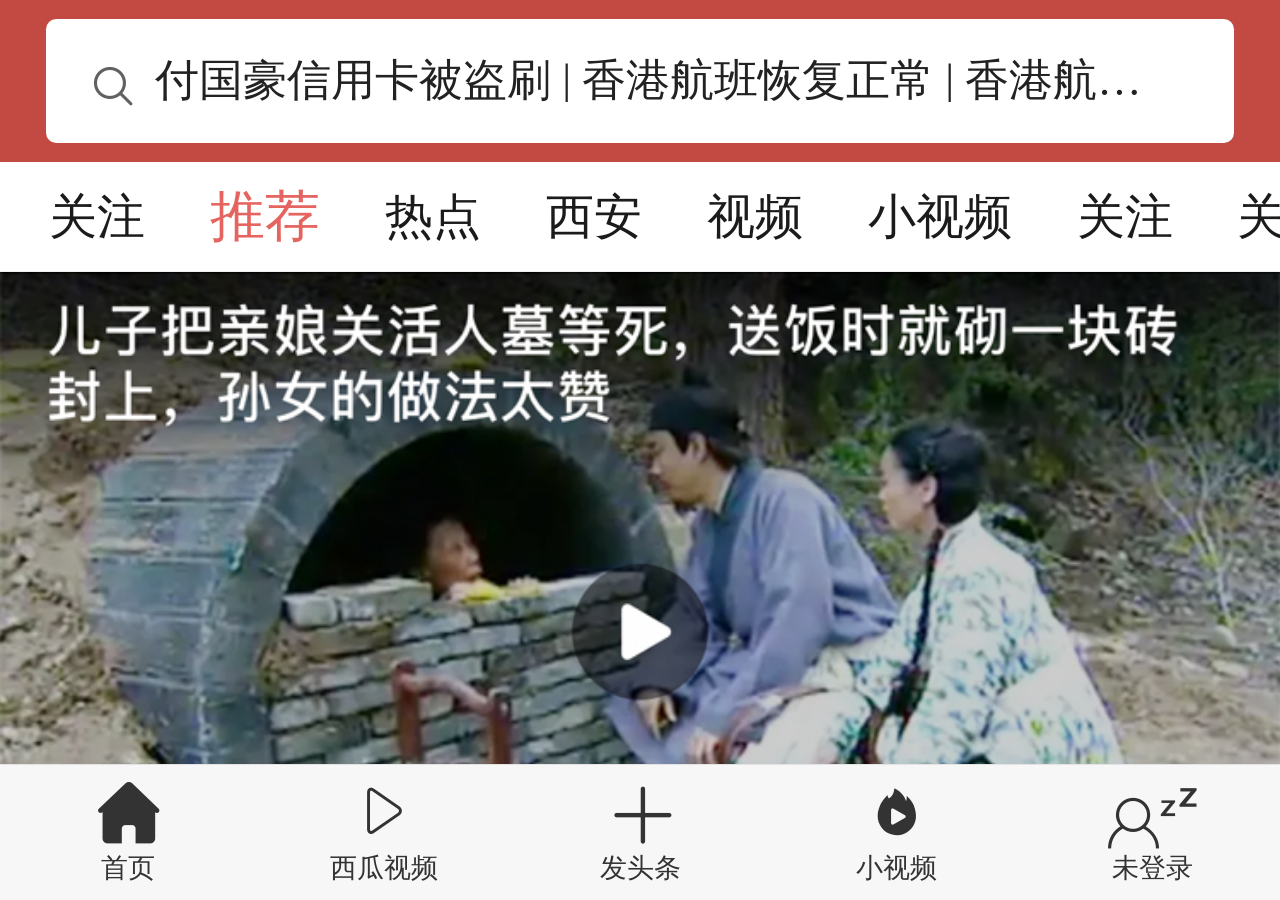
<file: pro/pro/html/xg_video.html>
<!DOCTYPE html>
<html lang="zh">
<head>
	<meta charset="UTF-8">
	<meta name="viewport" content="width=device-width, initial-scale=1.0">
	<meta http-equiv="X-UA-Compatible" content="ie=edge">
	<title></title>
	<link rel="stylesheet" href="../css/reset.css">
	<link rel="stylesheet" href="../css/common.css">
	<link rel="stylesheet" href="../font/iconfont.css">
	<link rel="stylesheet" href="../css/xg.css">
</head>
<body>
	<!-- header -->
	<header class="head">
		<section class="search">
			<div class="searchCon">
				<i class="iconfont icon-sousuo"></i>
				<span>付国豪信用卡被盗刷 | 香港航班恢复正常 | 香港航班恢复正常</span>
			</div>
		</section>
		<nav class="head_lists">
			<div class="lists_con">
				<ul>
					<li><a href="#">关注</a></li>
					<li class="bingo"><a href="#">推荐</a></li>
					<li><a href="#">热点</a></li>
					<li><a href="#">西安</a></li>
					<li><a href="#">视频</a></li>
					<li><a href="#">小视频</a></li>
					<li><a href="#">关注</a></li>
					<li><a href="#">关注</a></li>
					<li><a href="#">关注</a></li>
				</ul>
			</div>
		</nav>
	</header>

	<!-- container -->
	<section class="container">
		<div class="video_con">
			<img src="../img/video_pic.jpg" alt="">
			<div class="video_info clean">
				<div class="person_info">
					<img src="../img/person.png" alt="">
					<h2>风华正茂开心姐</h2>
					<span>|</span>
					<i>关注</i>
				</div>
				<div class="talk">
					<i class="iconfont icon-duihua"></i>
					<span>428</span>
					<i class="iconfont icon-shenglve"></i>
				</div>
			</div>
		</div>
		<div class="video_con">
			<img src="../img/video_pic.jpg" alt="">
			<div class="video_info clean">
				<div class="person_info">
					<img src="../img/person.png" alt="">
					<h2>风华正茂开心姐</h2>
					<span>|</span>
					<i>关注</i>
				</div>
				<div class="talk">
					<i class="iconfont icon-duihua"></i>
					<span>428</span>
					<i class="iconfont icon-shenglve"></i>
				</div>
			</div>
		</div>
		<div class="video_con">
			<img src="../img/video_pic.jpg" alt="">
			<div class="video_info clean">
				<div class="person_info">
					<img src="../img/person.png" alt="">
					<h2>风华正茂开心姐</h2>
					<span>|</span>
					<i>关注</i>
				</div>
				<div class="talk">
					<i class="iconfont icon-duihua"></i>
					<span>428</span>
					<i class="iconfont icon-shenglve"></i>
				</div>
			</div>
		</div>
	</section>

	<!-- footer -->
	<footer class="foot">
		<nav class="foot_nav">
			<ul>
				<li>
					<a href="#">
						<i class="iconfont icon-index"></i>
						<span>首页</span>
					</a>
				</li>
				<li>
					<a href="#">
						<i class="iconfont icon-ztlistshipin"></i>
						<span>西瓜视频</span>
					</a>
				</li>
				<li>
					<a href="#">
						<i class="iconfont icon-jia"></i>
						<span>发头条</span>
					</a>
				</li>
				<li>
					<a href="#">
						<i class="iconfont icon-huoshanxiaoshipin-"></i>
						<span>小视频</span>
					</a>
				</li>
				<li>
					<a href="#">
						<i class="iconfont icon-weidenglu"></i>
						<span>未登录</span>
					</a>
				</li>
			</ul>
		</nav>
	</footer>
</body>
<script type="text/javascript">
	window.onload = function(){
		var html = document.querySelector("html");
			html.style.fontSize = html.offsetWidth / 750 * 100 + "px";
			addEventListener("resize",function(){
			html.style.fontSize = html.offsetWidth / 750 * 100 + "px";
		},false);
	} 
</script>
</html>
</file>
<file: xfxb/css/common.css>
body,h1,h2,h3,h4,h5,h6,p,ul,li,ol,dl,dd,fieldset,legend,button,input,textarea,th,td{padding:0;margin:0;}
html{font-family:"微软雅黑";font-size:12px;background-color:#eeeee;}
.clear:after{content:"";display:block;clear:both;height:0;visibility:hidden;overflow:hidden;}
.clear{zoom:1;}
li{list-style:none;}
a{text-decoration:none;}
img{vertical-align:top;border:0;}
input,select,button,textarea{outline:none;}
textarea{resize:none;}
input[type="button"],input[type="submit"],input[type="file"] {cursor:pointer;} 
input::-webkit-input-placeholder{ /* WebKit browsers */color: #ddd; } 
input:-moz-placeholder{ /* Mozilla Firefox 4 to 18 */ color: #ddd; } 
input::-moz-placeholder{ /* Mozilla Firefox 19+ */ color: #ddd; } 
input:-ms-input-placeholder{ /* Internet Explorer 10+ */ color: #ddd; }
</file>
<file: xfxb/css/public.css>
/**********header************/
.xf_header{
	width: 100%;
	height: 77px;
	background: #fff;
	border-bottom: 1px solid #9d9895;
	position: fixed;
	left: 0;
	top: 0;
	z-index: 10;
}
header{
	width: 1251px;
	height: 78px;
	/*background: pink;*/
	margin: 0 auto;
	overflow: hidden;
}
header >a{
	float: left;
}
header >a img{
	width: 217px;
	height: 45px;
	margin-top: 15px;
}
header .city{
	float: left;
	margin-top: 29px;
	font-size: 12px;
}
header .city >img{
	width: 11px;
	height: 17px;
	margin-left: 31px;
	margin-right: 7px;
}
header .city >a{
	padding: 9px;
	background: #cccccc;
	color: #fff;
	margin-left: 13px;
}
header .nav{
	float: left;
	height: 78px;
	line-height: 77px;
	margin-left: 66px;
}
header .nav a{
	color: #220e03;
	margin-right: 29px;
}
header .nav a:last-child{
	margin-right: 0;
}
header .nav a:first-child{
	margin-right: 36px;
}
header .link{
	float: right;
	margin-top: 29px;
}
header .link >img{
	width: 23px;
	height: 23px;
	float: left;
	margin-right: 23px;
}
header .link >a{
	padding: 11px 8px 12px 8px;
	border: 1px solid #989898;
	color: #03000e;
}
/**********footer**********/
.xf_footer{
	height: 125px;
	background: #3e2d23;
}
footer{
	width: 1251px;
	height: 125px;
	/*background: red;*/
	margin: 0 auto;
	overflow: hidden;
}
footer .footer1{
	overflow: hidden;
}
footer .footer1 .msg{
	margin-top: 37px;
	margin-left: 8px;
	float: left;
}
footer .footer1 .msg >a{
	color: #fff;
	padding-left: 22px;
	padding-right: 18px;
	border-right: 1px solid #b3a59c;
}
footer .footer1 .msg >a:last-child{
	border: 0;
}
footer .footer1 .tel{
	float: left;
	margin-top: 37px;
	margin-left: 75px;
}
footer .footer1 .tel a{
	margin-right: 45px;
	color: #fff;
}
footer .footer1 .tel a img{
	float: left;
	margin-right: 3px;
}
footer .footer2{
	text-align: center;
	margin-top: 34px;
	color: #fff;
}
footer .footer2 .copyright span{
	margin-right: 40px;
}
</file>
<file: xfxb/css/index.css>
/***********banner************/
.banner{
	height: 662px;
	/*background: red;*/
	margin-top: 78px;
}
.banner a img{
	width: 100%;
	height: 662px;
}
/*************cake_type****************/
.cake_type{
	width: 100%;
	height: 477px;
	/*background: red;*/
}
.cake_type div{
	width: 33.33%;
	height: 477px;
	float: left;
	text-align: center;
	overflow: hidden;
}
.cake_type div:nth-child(1){
	background: #eee2c8;
}
.cake_type div:nth-child(2){
	background: #ddc69d;
}
.cake_type div:nth-child(3){
	background: #eee2c8;
}
.cake_type div img{
	width: 290px;
	height: 191px;
	margin-top: 77px;
}
.cake_type div a:nth-of-type(1){
	margin-bottom: 60px;
	display: block;
}
.cake_type div a:nth-of-type(2){
	font-size: 14px;
	border-bottom: 1px solid #1d181c;
	padding-bottom: 10px;
	display: inline-block;
}
.cake_type div a:nth-of-type(2) span:nth-child(1){
	font-weight: bolder;
}
.cake_type div p{
	font-size: 12px;
	color: #000100;
	margin-top: 25px;
}
</file>
<file: pro/pro/css/common.css>
html,body{height: 100%;}
body{display: flex;flex-direction: column;}

/* header */
.head{width:100%;height: 1.59rem;border-bottom: solid 1px #f1f1f1;}
.search{height: 0.73rem;background: #c34943;padding:0.11rem 0.27rem;}
.searchCon{height:0.5rem;background: #fff;border-radius: 0.06rem;padding-top: 0.23rem;padding-left: 0.24rem;}
.searchCon .icon-sousuo{font-size: 0.3rem;color: #616161;margin-right: 0.1rem;}
.searchCon i,.searchCon span{float: left;}
.searchCon span{font-size: 0.26rem;width: 6rem;white-space: nowrap;overflow: hidden;text-overflow: ellipsis;color:#222222;line-height: 1;}

/* head_lists */
.head_lists{height: 0.64rem;position: relative;}
.lists_con{overflow-x: auto;padding-left: 0.1rem;}
.head_lists ul{width: 200%;}
.head_lists ul li{float: left;padding: 0 0.19rem;line-height: 0.64rem;font-size: 0.28rem;}
.head_lists ul li a{color: #1b1b1b;}
.head_lists ul .bingo{font-size: 0.32rem;}
.head_lists ul .bingo a{color: #e5645f;}

.list_icon{width: 0.74rem;height: 0.64rem;background: rgba(255,255,255,.9);position: absolute;right: 0;top:0;text-align: center;line-height: 0.64rem;}
.list_icon .icon-liebiao{font-size: 0.3rem;color: #3d3d3d;}

/* container */
.container{flex: 1;overflow-y: auto;}

/* footer */
.foot{width:100%;height: 0.79rem;border-top: solid 1px #e2e2e2;background: #f7f7f7;}
.foot_nav{width: 100%;height: 100%;}
.foot_nav ul{width: 100%;height: 100%;display: flex;}
.foot_nav ul li{flex: 1;height:100%;}
.foot_nav ul li a{height:100%;display: flex;flex-direction: column;justify-content: center;align-items: center;}
.foot_nav ul li a .iconfont{font-size: 0.36rem;line-height: 1;}
.foot_nav ul li a span{font-size: 0.16rem;line-height: 1;margin-top: 0.06rem;}
</file>
<file: pro/pro/css/index.css>
/* container */
.container{padding: 0 0.28rem;}
.newsCon{border-bottom: solid 1px #f1f1f1;padding-top: 0.26rem;}
.newsCon h1{font-size: 0.32rem;line-height: 0.44rem;color: #1f1f1f;}
.newsCon>img{width: 100%;margin-top: 0.08rem;margin-bottom: 0.05rem;}

.newInfo{padding-top: 0.1rem;padding-bottom: 0.24rem;}
.new_hot{float: left;}
.new_hot i{float: left;width: 0.33rem;height: 0.24rem;background: url(../img/hot.jpg) no-repeat;background-size: cover;}
.new_hot span{float: left;font-size:0.2rem;line-height: 1;}
.new_hot span:nth-of-type(1){margin-left: 0.09rem;margin-right: 0.17rem;}
.new_hot span:last-child{margin-left: 0.15rem;}
.err{float: right;width: 0.3rem;height: 0.21rem;background: url(../img/err.jpg) no-repeat;background-size: cover;margin-top:0.02rem;}
</file>
<file: pro/pro/font/iconfont.css>
@font-face {font-family: "iconfont";
  src: url('iconfont.eot?t=1565925431231'); /* IE9 */
  src: url('iconfont.eot?t=1565925431231#iefix') format('embedded-opentype'), /* IE6-IE8 */
  url('[data-uri]') format('woff2'),
  url('iconfont.woff?t=1565925431231') format('woff'),
  url('iconfont.ttf?t=1565925431231') format('truetype'), /* chrome, firefox, opera, Safari, Android, iOS 4.2+ */
  url('iconfont.svg?t=1565925431231#iconfont') format('svg'); /* iOS 4.1- */
}

.iconfont {
  font-family: "iconfont" !important;
  font-size: 16px;
  font-style: normal;
  -webkit-font-smoothing: antialiased;
  -moz-osx-font-smoothing: grayscale;
}

.icon-liebiao:before {
  content: "\e654";
}

.icon-weidenglu:before {
  content: "\e61e";
}

.icon-ztlistshipin:before {
  content: "\e604";
}

.icon-sousuo:before {
  content: "\e64f";
}

.icon-duihua:before {
  content: "\e6e6";
}

.icon-jia:before {
  content: "\e7f6";
}

.icon-shenglve:before {
  content: "\e643";
}

.icon-index:before {
  content: "\e501";
}

.icon-huoshanxiaoshipin-:before {
  content: "\e6a0";
}
</file>
<file: css/demo1.css>
* {
  margin: 0;
  padding: 0;
}

p, h1, h2, h3, h4, h5, h6, dl, dt, dd, ol, ul, li {
  margin: 0px;
  padding: 0px;
}

li, ul, ol {
  list-style: none;
}

a {
  text-decoration: none;
  color: #000;
}

img {
  display: block;
}

input {
  border: none;
}

.main {
  width: 1200px;
  margin: 0 auto;
}

.fl {
  float: left;
}

.fr {
  float: right;
}

.clearFixed:after {
  content: "";
  display: block;
  clear: both;
}

img {
  display: block;
}

input {
  border: none;
}

.btn1:after {
  content: "";
  display: block;
  position: absolute;
  left: 50%;
  bottom: -1px;
  margin-left: -10px;
  border: 10px solid transparent;
  border-bottom-color: #fff;
}

.btn2:before {
  content: "";
  display: block;
  position: absolute;
  left: 50%;
  bottom: 1px;
  margin-left: -10px;
  border: 10px solid transparent;
  border-bottom-color: #00b38a;
}

body {
  background: #f8f9fc;
}

.header {
  height: 360px;
  background: #00b38a;
}

.boxCon {
  position: absolute;
  left: 50%;
  margin-left: -325px;
  top: 77px;
  width: 700px;
  height: 499px;
  background: #fff;
}

.boxCon .logo {
  height: 77px;
  background: #00b38a url("../img2/logo.png") no-repeat;
}

.boxCon .forBox {
  height: 408px;
  border: 1px solid #dce1e6;
  padding: 6px;
}

.boxCon .forBox .inpLeft {
  width: 290px;
  height: 277px;
  padding: 0 63px;
  border-right: 1px dashed #555;
  position: relative;
}

.boxCon .forBox .inpLeft .or {
  position: absolute;
  right: -8px;
  top: 48%;
  text-align: center;
  color: #555;
  height: 18px;
  width: 18px;
  margin-top: -9px;
  background: #fff;
}

.boxCon .forBox .inpLeft input[type="submit"] {
  height: 48px;
  background: #00b38a;
  color: #fff;
  text-align: center;
  line-height: 48px;
  width: 100%;
  font-size: 18px;
}

.boxCon .forBox .inpLeft .txt {
  color: #00b38a;
  font-size: 12px;
  height: 58px;
  line-height: 60px;
  text-align: right;
}

.boxCon .forBox .inpLeft .lintInp {
  height: 64px;
  border-bottom: 1px solid #555;
}

.boxCon .forBox .inpLeft .lintInp input {
  width: 100%;
  height: 44px;
  padding-top: 20px;
  text-indent: 10px;
}

.boxCon .forBox .inpLeft .line1 {
  font-size: 18px;
  color: #555;
  height: 40px;
  line-height: 40px;
  border-bottom: 1px solid #555;
}

.boxCon .forBox .inpLeft .line1 p {
  width: 145px;
  text-align: center;
  position: relative;
}

.boxCon .forBox .inpLeft .line1 p:nth-child(1) {
  color: #00b38a;
  border-bottom: 1px solid #00b38a;
}

.boxCon .forBox .inpRight {
  padding-left: 52px;
  color: #555;
  font-size: 14px;
  padding-top: 80px;
}

.boxCon .forBox .inpRight .txt2 {
  font-size: 16px;
  color: #00b38a;
  margin-bottom: 44px;
  margin-top: 5px;
}

.boxCon .forBox .inpRight .txt2 img {
  display: inline-block;
  margin-left: 5px;
  vertical-align: middle;
}

.boxCon .forBox .inpRight .txt3 img {
  margin-right: 24px;
  margin-top: 10px;
}

.boxCon .forBox .imgBox {
  height: 52px;
}

.boxCon .forBox .imgBox img {
  margin-right: 6px;
}

.boxCon .forBox .imgBox img:nth-child(2) {
  margin-top: -5px;
}

.span {
  border: 1px solid red;
  position: relative;
  width: 100px;
}

.span span:nth-child(1) {
  border: 20px solid transparent;
  border-bottom-color: blue;
  position: absolute;
  left: 50%;
  top: 0;
}
</file>
<file: css/style.css>
* {
  margin: 0;
  padding: 0;
}

p, h1, h2, h3, h4, h5, h6, dl, dt, dd, ol, ul, li {
  margin: 0px;
  padding: 0px;
}

li, ul, ol {
  list-style: none;
}

a {
  text-decoration: none;
  color: #000;
}

img {
  display: block;
}

input {
  border: none;
}

.main {
  width: 1200px;
  margin: 0 auto;
}

.fl {
  float: left;
}

.fr {
  float: right;
}

.clearFixed:after {
  content: "";
  display: block;
  clear: both;
}

img {
  display: block;
}

input {
  border: none;
}

.header {
  height: 160px;
  background-color: #f00;
}

.header .h_top {
  height: 40px;
  background: #32373e;
}

.header .h_top .topCon {
  height: 40px;
}

.header .h_top .topCon .conLeft {
  height: 40px;
  line-height: 40px;
}

.header .h_top .topCon .conLeft .leftTxt1 {
  height: 40px;
}

.header .h_top .topCon .conLeft .leftTxt1 .logo {
  font-size: 22px;
  color: #00b38a;
  margin-right: 32px;
}

.header .h_top .topCon .conLeft .leftTxt1 .city {
  font-size: 12px;
  color: #00b38a;
  margin-right: 14px;
}

.header .h_top .topCon .conLeft .leftTxt1 .city1 {
  font-size: 12px;
  color: gray;
  margin-right: 36px;
}

.header .h_top .topCon .conLeft .ulList {
  font-size: 14px;
}

.header .h_top .topCon .conLeft .ulList li {
  float: left;
  width: 70px;
  text-align: center;
}

.header .h_top .topCon .conLeft .ulList li:first-child {
  background: #24282c;
}

.header .h_top .topCon .conLeft .ulList li:first-child a {
  color: #fff;
}

.header .h_top .topCon .conLeft .ulList li a {
  color: #a3b5a7;
  display: block;
  width: 100%;
  height: 100%;
}

.header .h_top .topCon .conRight {
  height: 40px;
}

.header .h_top .topCon .conRight .ulList {
  line-height: 40px;
  font-size: 12px;
}

.header .h_top .topCon .conRight .ulList li {
  float: left;
}

.header .h_top .topCon .conRight .ulList li a {
  color: #93b5c0;
}

.header .h_top .topCon .conRight .ulList li:last-child {
  margin-right: 8px;
}

.header .h_top .topCon .conRight .ulList li:last-child a {
  color: #93b5c0;
}

.header .h_top .topCon .conRight .ulList li a {
  display: block;
}

.header .h_top .topCon .conRight .ulList li .btn span {
  float: left;
  width: 18px;
  height: 18px;
  margin-top: 10px;
  background-image: url("../img/sprite.png");
  background-repeat: no-repeat;
}

.header .h_top .topCon .conRight .ulList li .login span {
  margin: 10px 10px 0 0;
  background-position: -9px -32px;
  background-size: 60px 106px;
}

.header .h_top .topCon .conRight .ulList li .register {
  margin-right: 40px;
}

.header .h_top .topCon .conRight .ulList li .register span {
  padding: 0 12px;
}

.header .h_top .topCon .conRight .ulList li .app {
  color: #08d7a2;
  margin-right: 24px;
}

.header .h_top .topCon .conRight .ulList li .app span {
  background-position: -33px -32px;
  background-size: 60px 106px;
}

.header .h_bottom {
  height: 120px;
  background: #00b38a;
}

.header .h_bottom .botCon {
  height: 120px;
}

.header .h_bottom .botCon .conLeft {
  width: 566px;
  height: 100%;
  background: url("../img/logo.png") no-repeat;
  background-size: 226px 100%;
  position: relative;
}

.header .h_bottom .botCon .conLeft .imgBox {
  position: absolute;
  top: 38px;
  left: 232px;
}

.header .h_bottom .botCon .conLeft .imgBox img {
  width: 100%;
  height: 100%;
}

.header .h_bottom .botCon .conLeft .txtBox {
  position: absolute;
  top: 76px;
  left: 232px;
  font-size: 12px;
  color: #fff;
}

.header .h_bottom .botCon .conRight {
  width: 454px;
  height: 100%;
  position: relative;
  color: #757575;
}

.header .h_bottom .botCon .conRight .btnBox {
  position: absolute;
  top: 50%;
  margin-top: -17px;
  height: 35px;
  width: 100%;
  font-size: 12px;
}

.header .h_bottom .botCon .conRight .btnBox .txt1 {
  width: 163px;
  height: 36px;
  border: none;
  margin-right: 25px;
  text-indent: 10px;
}

.header .h_bottom .botCon .conRight .btnBox .btnTxt {
  width: 148px;
  height: 36px;
  margin-right: 12px;
  background-color: #fff;
}

.header .h_bottom .botCon .conRight .btnBox .btnTxt input.txt2 {
  width: 94px;
  height: 36px;
  text-indent: 10px;
}

.header .h_bottom .botCon .conRight .btnBox .btnTxt a.aTxt2 {
  padding: 6px 4px  10px;
  color: #00b38a;
}

.header .h_bottom .botCon .conRight .btnBox .btnSub {
  width: 106px;
  height: 36px;
  border: 1px solid #ccefe7;
  background: transparent;
  color: #ccefe7;
}

.sear {
  height: 130px;
  background: #f5f2f4;
}

.sear .searCon {
  height: 102px;
  padding-top: 30px;
}

.sear .searCon .search {
  width: 937px;
  height: 47px;
  margin-left: 133px;
}

.sear .searCon .search .searchInp {
  width: 794px;
  height: 45px;
  border: 1px solid #e8e8e8;
  text-indent: 10px;
}

.sear .searCon .search .btn {
  height: 47px;
  width: 141px;
  background: #00b38a;
  line-height: 47px;
  text-align: center;
  color: #fff;
  font-size: 18px;
}

.sear .searCon .searList {
  margin-left: 133px;
}

.sear .searCon .searList li {
  float: left;
  font-size: 12px;
  height: 38px;
  line-height: 38px;
}

.sear .searCon .searList li:first-child a {
  color: #778ab9;
  padding: 0;
}

.sear .searCon .searList li a {
  color: #00b38a;
  padding: 0 11px;
}

.banner .bannerCon {
  padding-top: 46px;
}

.banner .bannerCon .banLeft {
  width: 300px;
}

.banner .bannerCon .banLeft .banList {
  font-size: 12px;
}

.banner .bannerCon .banLeft .banList li {
  margin-bottom: 34px;
}

.banner .bannerCon .banLeft .banList li:last-of-type {
  margin-bottom: 28px;
}

.banner .bannerCon .banLeft .banList li a {
  color: #555555;
  padding: 0 13px;
}

.banner .bannerCon .banLeft .banList li a:first-child {
  font-size: 17px;
  padding: 0;
}

.banner .bannerCon .banLeft .banList li span {
  font-family: Arial, Helvetica, sans-serif;
  margin-top: 5px;
  margin-right: 10px;
  cursor: pointer;
  color: #555555;
}

.banner .bannerCon .banRight {
  width: 840px;
  height: 347px;
  position: relative;
}

.banner .bannerCon .banRight:hover span {
  display: block;
}

.banner .bannerCon .banRight .banImgBox {
  width: 100%;
  height: 100%;
}

.banner .bannerCon .banRight .banImgBox img {
  width: 100%;
  height: 100%;
}

.banner .bannerCon .banRight span {
  position: absolute;
  top: 50%;
  margin-top: -17px;
  width: 32px;
  height: 34px;
  font-size: 34px;
  color: #757478;
  font-family: Arial, Helvetica, sans-serif;
  display: none;
}

.banner .bannerCon .banRight span:last-of-type {
  right: 20px;
  cursor: pointer;
}

.banner .bannerCon .banRight span:first-of-type {
  left: 20px;
  cursor: pointer;
}

.content .line1 {
  margin-top: 10px;
  margin-bottom: 40px;
}

.content .line1 .lineTop {
  height: 118px;
}

.content .line1 .lineTop .top1 {
  height: 53px;
  border-bottom: 1px solid #e8e8e8;
  line-height: 53px;
  font-size: 16px;
}

.content .line1 .lineTop .top1 .hot {
  border-bottom: 2px solid #000;
  padding-bottom: 16px;
  margin-right: 60px;
}

.content .line1 .lineTop .top1 .newBtn {
  color: #999999;
}

.content .line1 .lineTop .top2 {
  height: 42px;
  padding-top: 24px;
  font-size: 12px;
}

.content .line1 .lineTop .top2 span {
  background: #e6e6e6;
  color: #fff;
  width: 18px;
  height: 18px;
  text-align: center;
  border-radius: 50%;
  margin-right: 14px;
}

.content .line1 .lineTop .top2 a:nth-of-type(1) {
  color: #999999;
  margin-right: 55px;
}

.content .line1 .lineTop .top2 a:last-of-type {
  color: #08d7a2;
}

.content .line1 .more {
  width: 388px;
  height: 42px;
  line-height: 42px;
  text-align: center;
  color: #00b38a;
  border: 1px solid #00b38a;
}

.content .line1 .conUl li {
  margin-bottom: 17px;
}

.content .line1 .conUl li div:nth-of-type(2) {
  margin: 0 13px 0 14px;
}

.content .line1 .conUl li .conBox {
  width: 355px;
  border: 1px solid black;
  padding: 24px 17px 16px;
}

.content .line1 .conUl li .conBox .imgBox {
  margin-top: 10px;
}

.content .line1 .conUl li .conBox .imgBox img {
  width: 40px;
  height: 40px;
  margin-right: 14px;
}

.content .line1 .conUl li .conBox .imgBox .imgTxt {
  font-size: 12px;
}

.content .line1 .conUl li .conBox .imgBox .imgTxt .txt1 {
  color: #555555;
  margin-bottom: 4px;
}

.content .line1 .conUl li .conBox .imgBox .imgTxt .txt2 {
  color: #999999;
}

.content .line1 .conUl li .conBox .spa {
  border: 1px solid #ccefe7;
  padding: 8px 25px;
  border-radius: 5px;
  margin-right: 12px;
}

.content .line1 .conUl li .conBox .pBot {
  border-bottom: 1px  dotted black;
  padding-bottom: 20px;
}

.content .line1 .conUl li .conBox .btn {
  color: #999962;
  font-size: 18px;
}

.content .line1 .conUl li .conBox .btn2 {
  margin: 12px 0;
}

.content .line1 .conUl li .conBox .job {
  font-size: 18px;
}

.content .line1 .conUl li .conBox .job .time {
  color: #999962;
  margin: 0 8px;
}

.content .line1 .conUl li .conBox .job img {
  margin-top: 5px;
}

.content .line1 .conUl li .conBox .job .money {
  font-size: 12px;
  color: coral;
  margin-top: 4px;
}

.content .line2 {
  margin-top: 10px;
}

.content .line2 .lineTop {
  height: 118px;
}

.content .line2 .lineTop .top1 {
  height: 53px;
  border-bottom: 1px solid #e8e8e8;
  line-height: 53px;
  font-size: 16px;
}

.content .line2 .lineTop .top1 .hot {
  border-bottom: 2px solid #000;
  padding-bottom: 16px;
  margin-right: 60px;
}

.content .line2 .lineTop .top1 .newBtn {
  color: #999999;
}

.content .line2 .lineTop .top2 {
  height: 42px;
  padding-top: 24px;
  font-size: 12px;
}

.content .line2 .lineTop .top2 span {
  background: #e6e6e6;
  color: #fff;
  width: 18px;
  height: 18px;
  text-align: center;
  border-radius: 50%;
  margin-right: 14px;
}

.content .line2 .lineTop .top2 a:nth-of-type(1) {
  color: #999999;
  margin-right: 55px;
}

.content .line2 .lineTop .top2 a:last-of-type {
  color: #08d7a2;
}

.content .line2 .more {
  width: 388px;
  height: 42px;
  line-height: 42px;
  text-align: center;
  color: #00b38a;
  border: 1px solid #00b38a;
}

.content .line2 .con2Box .listBox {
  width: 248px;
  height: 244px;
  border: 1px solid #eeeeee;
  padding: 12px 20px;
  text-align: center;
  margin: 0px 7px;
  margin-bottom: 16px;
}

.content .line2 .con2Box .listBox:nth-child(2n-1) {
  margin-left: 0;
}

.content .line2 .con2Box .listBox:nth-child(4n) {
  margin-right: 0;
}

.content .line2 .con2Box .listBox img {
  width: 80px;
  height: 80px;
  margin-bottom: 16px;
}

.content .line2 .con2Box .listBox span .spa1 {
  font-size: 16px;
}

.content .line2 .con2Box .listBox .txt {
  color: #999;
  margin-top: 10px;
  margin-bottom: 12px;
}

.content .line2 .con2Box .listBox .txt2 {
  font-size: 12px;
  text-overflow: ellipsis;
  color: #555555;
  white-space: nowrap;
  overflow: hidden;
  text-overflow: ellipsis;
  border-bottom: 1px dashed #e0e0e0;
  padding-bottom: 16px;
}

.content .line2 .con2Box .listBox .listCon {
  font-size: 12px;
  color: #999;
  margin-top: 18px;
}

.content .line2 .con2Box .listBox .listCon .box1 {
  width: 78px;
}

.content .line2 .con2Box .listBox .listCon .box1:nth-child(2) {
  border-left: 1px solid #999;
  border-right: 1px solid #999;
  margin: 0 6px;
}

.content .line2 .con2Box .listBox .listCon p {
  color: #00b38a;
}

.content .line3 {
  margin-top: 10px;
  margin-top: 82px;
}

.content .line3 .lineTop {
  height: 118px;
}

.content .line3 .lineTop .top1 {
  height: 53px;
  border-bottom: 1px solid #e8e8e8;
  line-height: 53px;
  font-size: 16px;
}

.content .line3 .lineTop .top1 .hot {
  border-bottom: 2px solid #000;
  padding-bottom: 16px;
  margin-right: 60px;
}

.content .line3 .lineTop .top1 .newBtn {
  color: #999999;
}

.content .line3 .lineTop .top2 {
  height: 42px;
  padding-top: 24px;
  font-size: 12px;
}

.content .line3 .lineTop .top2 span {
  background: #e6e6e6;
  color: #fff;
  width: 18px;
  height: 18px;
  text-align: center;
  border-radius: 50%;
  margin-right: 14px;
}

.content .line3 .lineTop .top2 a:nth-of-type(1) {
  color: #999999;
  margin-right: 55px;
}

.content .line3 .lineTop .top2 a:last-of-type {
  color: #08d7a2;
}

.content .line3 .btnCon {
  font-size: 12px;
  padding-top: 30px;
}

.content .line3 .btnCon a {
  color: #555;
  margin-right: 18px;
}

.content .line3 .btnCon .openTxt {
  color: #a3b5a7;
}

.content .line3 .btnCon .openTxt img {
  margin-top: 4px;
  margin-left: 4px;
}

.footer {
  border-bottom: 1px solid #ebebeb;
  margin-top: 70px;
}

.footer .footerTop {
  height: 236px;
  padding-top: 50px;
}

.footer .footerTop .dlCen {
  margin: 0 170px;
}

.footer .footerTop dl dt {
  font-size: 18px;
  color: #555;
  margin-bottom: 26px;
}

.footer .footerTop dl dd {
  font-size: 12px;
  color: #555;
  height: 44px;
  line-height: 44px;
}

.footer .footerTop .appBox {
  width: 314px;
  height: 170px;
  border-right: 1px solid #e8e8e8;
  margin-right: 130px;
}

.footer .footerTop .appBox .btnApp {
  width: 180px;
  height: 44px;
  border: 1px solid #00b38a;
  line-height: 44px;
  margin-bottom: 17px;
}

.footer .footerTop .appBox .btnApp span {
  float: left;
  width: 15px;
  height: 15px;
  background: url("../img/sprite2.png") no-repeat;
  margin-left: 38px;
  margin-top: 14px;
  margin-right: 8px;
}

.footer .footerTop .appBox .btnApp:nth-child(1) span {
  background-position: -148px -220px;
}

.footer .footerTop .appBox .btnApp:nth-child(2) span {
  background-position: -215px -54px;
}

.footer .footerTop .appBox .btnTxt {
  text-align: center;
}

.footer .footerTop .appBox .btnTxt img {
  display: inline-block;
  margin-right: 5px;
}

.footer .footerTop .appBox .btnTxt img:nth-child(2) {
  margin-left: 20px;
}

.footer .footerBottom {
  height: 100px;
  background: #fafafa;
}

.footer .footerBottom .bottCon {
  height: 100px;
  font-size: 12px;
  color: #555;
}

.footer .footerBottom .bottCon .imgBox {
  margin-top: 50px;
}

.footer .footerBottom .bottCon span {
  background: url("../img/sprite2.png") no-repeat;
}

.footer .footerBottom .bottCon .txtP2 span {
  width: 16px;
  height: 16px;
  background-position: -150px -184px;
}

.footer .footerBottom .bottCon .txtBox {
  width: 186px;
  height: 58px;
  border: 1px solid #555;
  margin-top: 28px;
}

.footer .footerBottom .bottCon .txtBox span {
  width: 20px;
  height: 24px;
  margin-top: 18px;
  margin-left: 20px;
  background-position: -132px -20px;
}

.footer .footerBottom .bottCon p {
  margin-top: 50px;
  margin-right: 20px;
}

.footer .footerBottom .bottCon p:last-child {
  margin-top: -37px;
  margin-left: 54px;
}

.footer .footerBottom .bottCon p span {
  background: url("../img/sprite2.png") no-repeat;
}
</file>
<file: xfxb/css/details.css>
/********content**********/
.xf_content{
	width: 100%;
	padding-bottom: 102px;
}
.content{
	width: 1251px;
	height: auto;
	margin: 0 auto;
	padding-top: 66px;
	margin-top: 78px;
}
.content ul{
	
}
.content ul li{
	width: 290px;
	border: 1px solid #e2e2e2;
	padding: 10px 10px 39px 10px;
	box-sizing: border-box;
	text-align: center;
	float: left;
	margin-right: 29px;
	margin-bottom: 18px;
}
.content ul li:nth-child(4n){
	margin-right: 0;
}
.content ul li >img{
	width: 269px;
	height: 270px;
	
}
.content ul li p:nth-of-type(1){
	font-size: 12px;
	margin-top: 18px;
	margin-bottom: 14px;
	color: #4e6259;
}
.content ul li p:nth-of-type(2){
	color: #7f4b4d;
	font-weight: bolder;
}
.content .page{
	float: right;
	overflow: hidden;
	margin-top: 30px;
}
.content .page img{
	width: 7px;
	height: 7px;
	float: left;
	margin-top: 12px;
}
.content .page span{
	display: block;
	width: 30px;
	height: 30px;
	text-align: center;
	line-height: 30px;
	background: #d4b775;
	color: #fff;
	float: left;
	margin-left: 15px;
	margin-right: 15px;
}
</file>
<file: pro/pro/css/common1.css>
html, body {
  height: 100%;
}

body {
  display: flex;
  flex-direction: column;
}

.head {
  height: 1.59rem;
  border-bottom: 1px solid #f1f1f1;
}

.head .search {
  height: 0.73rem;
  background: #c34943;
  padding: 0.11rem 0.27rem;
}

.head .search .searchCon {
  background: #fff;
  height: 0.51rem;
  border-radius: 0.06rem;
  padding-top: 0.2rem;
}

.head .search .searchCon i, .head .search .searchCon span {
  float: left;
}

.head .search .searchCon span {
  font-size: 0.26rem;
  color: #1a1a1a;
  width: 6rem;
  white-space: nowrap;
  overflow: hidden;
  text-overflow: ellipsis;
  margin-left: 0.11rem;
}

.head .search .searchCon .icon-sousuo {
  color: #616161;
  margin-left: 0.23rem;
}

.head .head_nav {
  position: relative;
}

.head .head_nav .lists_icon {
  width: 0.74rem;
  height: 0.64rem;
  background: rgba(255, 255, 255, 0.9);
  position: absolute;
  top: 0;
  right: 0;
  text-align: center;
  line-height: 0.64rem;
}

.head .head_nav .lists_icon .icon-liebiao {
  font-size: 0.50rem;
  color: #1b1b1b;
}

.head .head_nav .nav_lists {
  overflow-y: auto;
}

.head .head_nav .nav_lists ul {
  width: 200%;
}

.head .head_nav .nav_lists ul li {
  float: left;
  padding: 0 0.19rem;
  line-height: 0.64rem;
}

.head .head_nav .nav_lists ul li .active {
  color: red;
  font-size: 0.32rem;
}

.head .head_nav .nav_lists ul li a {
  font-size: 0.29rem;
  color: #1c1c1c;
}

.container {
  flex: 1;
  overflow-y: auto;
}

.foot {
  height: 0.79rem;
  border-top: 1px solid #e2e2e2;
  background: #f7f7f7;
}

.foot .font_nav {
  width: 100%;
  height: 100%;
  display: flex;
}

.foot .font_nav .foot_active a {
  color: red;
}

.foot .font_nav li {
  flex: 1;
}

.foot .font_nav li a {
  display: flex;
  height: 100%;
  width: 100%;
  flex-direction: column;
  justify-content: center;
  align-items: center;
  color: #6b6b6b;
}

.foot .font_nav li a .iconfont {
  font-size: 0.36rem;
  line-height: 1;
}

.foot .font_nav li a span {
  font-size: 0.16rem;
  line-height: 1;
  margin-top: 0.06rem;
}
</file>
<file: pro/pro/css/index1.css>
.container {
  padding: 0 0.28rem;
}

.container .news_con {
  border-bottom: 1px solid #f1f1f1;
}

.container .news_con .newInfo {
  padding-top: 0.15rem;
  padding-bottom: 0.24rem;
}

.container .news_con .newInfo i {
  background: url(../img/hot.jpg) no-repeat;
  background-size: cover;
  float: left;
  width: 0.35rem;
  height: 0.26rem;
}

.container .news_con .newInfo .new_hot {
  float: left;
}

.container .news_con .newInfo .new_hot span {
  float: left;
  font-size: 0.2rem;
  color: #8e8e8e;
  line-height: 1;
}

.container .news_con .newInfo .new_hot span:first-of-type(1) {
  margin-left: 0.09rem;
  margin-right: 0.17rem;
}

.container .news_con .newInfo .new_hot span:nth-of-type(3) {
  margin-left: 0.15rem;
}

.container .news_con .newInfo .err {
  float: right;
  width: 0.32rem;
  height: 0.23rem;
  background: url(../img/err.jpg) no-repeat;
  background-size: cover;
  margin-top: 0.02rem;
}

.container .news_con img {
  width: 100%;
  margin-top: 0.08rem;
}

.container .news_con h1 {
  font-size: 0.32rem;
  line-height: 0.44rem;
  color: #0f0f0f;
  padding-top: 0.26rem;
}
</file>
<file: wangyiyun/iconfont/iconfont.css>
@font-face {font-family: "iconfont";
  src: url('iconfont.eot?t=1562913614577'); /* IE9 */
  src: url('iconfont.eot?t=1562913614577#iefix') format('embedded-opentype'), /* IE6-IE8 */
  url('[data-uri]') format('woff2'),
  url('iconfont.woff?t=1562913614577') format('woff'),
  url('iconfont.ttf?t=1562913614577') format('truetype'), /* chrome, firefox, opera, Safari, Android, iOS 4.2+ */
  url('iconfont.svg?t=1562913614577#iconfont') format('svg'); /* iOS 4.1- */
}

.iconfont {
  font-family: "iconfont" !important;
  font-size: 16px;
  font-style: normal;
  -webkit-font-smoothing: antialiased;
  -moz-osx-font-smoothing: grayscale;
}

.icon-changpian:before {
  content: "\e611";
}

.icon-Radio:before {
  content: "\e627";
}

.icon-paihangbang:before {
  content: "\e513";
}

.icon-tubiao-:before {
  content: "\e615";
}

.icon-maikefeng:before {
  content: "\e62f";
}

.icon-yinyue:before {
  content: "\e503";
}

.icon-rili:before {
  content: "\e637";
}

.icon-self:before {
  content: "\e504";
}

.icon-fangdajing:before {
  content: "\e660";
}

.icon-wangyiyunyinle:before {
  content: "\e612";
}
</file>
<file: wangyiyun/css/webapp.css>
@charset "UTF-8";
*{
	box-sizing: border-box;
}
html,body{
	height:100%;
}
html{
	font-size:26.67vw;
}
body{
	display: flex;
	flex-direction: column;
}


/*header*/
header{
	height:0.49rem; 
	background:#d43b33;
	display: flex;
	justify-content: space-between;
}
header>.iconfont{
	width:0.54rem;
	font-size:0.24rem;
	color:#fcf3ff;
	display: flex;
	align-items: center;
}
header form{
	flex:1;
	background:#fff;
	height:0.3rem;
	align-self: center;
	display: flex;
	border-radius:5px;
	overflow:hidden;
}
header form .iconfont{
	padding-left:0.47rem;
	display: flex;
	align-items: center;
	font-size:0.14rem;
	color:#c8c8c8;
}
header form input{
	border:none;
	flex:1;
	font-size:0.14rem;
	color:#c8c8c8;
	padding-left:0.09rem;
}
header>.iconfont:first-child{
	padding-left:0.15rem;
}
header>.iconfont:last-child{
	padding-left:0.18rem;
}
/*nav*/
nav{
	height:0.4rem;
	display: flex;
	justify-content: space-between;
	padding:0 0.12rem;
}
nav a{
	border-bottom:4px solid #fff;
	display: flex;
	align-items: center;
	padding:0.06rem;
}
nav a:first-child{
	color:#c04033;
	border-color:#c04033;
}
/*content*/
main{
	flex:1;
	background:#fff;
	overflow:auto;
}
main .content .banner{
	height:1.39rem;
}
main .content .banner img{
	height:100%;
	width:100%;
}
main .content .adcontent{
	display: flex;
	align-items: center;
	height:1.03rem;
	border-bottom: 1px solid #999;
}
main .content .adcontent dl{
	width:33.3%;
	display: flex;
	justify-content: center;
	align-items: center;
	flex-direction: column;
}
main .content .adcontent dl .iconfont{
	width:0.54rem;
	height:0.54rem;
	border:1px solid #d63934;
	border-radius:50%;
	font-size:0.25rem;
	color:#d2382c;
	display: flex;
	justify-content: center;
	align-items: center;
}
main .content .adcontent dl:nth-child(2) .iconfont{
	font-size:0.35rem;
}
main .content .adcontent dl dd{
	font-size:0.11rem;
	margin-top:0.07rem;
}
main .title{
	height:0.45rem;
	display: flex;
	justify-content: space-between;
	padding:0 0.1rem;
}
main .title aside:first-child{
	padding-top:0.2rem;
}
main .title aside:first-child .iconfont{
	font-size:0.15rem;
	color:#c04736;
}
main .title aside:first-child span{
	font-size:0.15rem;
}
main .title aside:last-child{
	font-size:0.1rem;
	padding-top:0.23rem;
}
main .imglist{
	display: flex;
	flex-flow:wrap;
	justify-content: space-between;
	padding:0 0.1rem;
}
main .imglist dl{
	width:1.14rem;
	margin-top:0.18rem;
}
main .imglist dl dt img{
	width:1.14rem;
	height:1.14rem;
}
main .imglist dl dd{
	font-size:0.12rem;
	line-height:0.16rem;
	margin-top:0.07rem;
}
/*footer*/
footer{
	height:0.48rem;
	width:100%;
	position:fixed;
	bottom:0;
	background:rgba(0,0,0,0.8);
	display: flex;
	justify-content: space-between;
	padding:0 0.27rem;
}
footer aside{
	display: flex;
	flex-flow:column;
	justify-content: center;
	align-items: center;
}
footer aside .iconfont{
	color:#b2a3a0;
	font-size:0.25rem;
}
footer aside span{
	color:#b2a3a0;
	font-size:0.1rem;
}
footer aside:first-child .iconfont{
	color: #fff;
}
footer aside:first-child span{
	color:#fff;
}
</file>
<file: wangyiyun/iconfont/demo.css>
/* Logo 字体 */
@font-face {
  font-family: "iconfont logo";
  src: url('https://at.alicdn.com/t/font_985780_km7mi63cihi.eot?t=1545807318834');
  src: url('https://at.alicdn.com/t/font_985780_km7mi63cihi.eot?t=1545807318834#iefix') format('embedded-opentype'),
    url('https://at.alicdn.com/t/font_985780_km7mi63cihi.woff?t=1545807318834') format('woff'),
    url('https://at.alicdn.com/t/font_985780_km7mi63cihi.ttf?t=1545807318834') format('truetype'),
    url('https://at.alicdn.com/t/font_985780_km7mi63cihi.svg?t=1545807318834#iconfont') format('svg');
}

.logo {
  font-family: "iconfont logo";
  font-size: 160px;
  font-style: normal;
  -webkit-font-smoothing: antialiased;
  -moz-osx-font-smoothing: grayscale;
}

/* tabs */
.nav-tabs {
  position: relative;
}

.nav-tabs .nav-more {
  position: absolute;
  right: 0;
  bottom: 0;
  height: 42px;
  line-height: 42px;
  color: #666;
}

#tabs {
  border-bottom: 1px solid #eee;
}

#tabs li {
  cursor: pointer;
  width: 100px;
  height: 40px;
  line-height: 40px;
  text-align: center;
  font-size: 16px;
  border-bottom: 2px solid transparent;
  position: relative;
  z-index: 1;
  margin-bottom: -1px;
  color: #666;
}


#tabs .active {
  border-bottom-color: #f00;
  color: #222;
}

.tab-container .content {
  display: none;
}

/* 页面布局 */
.main {
  padding: 30px 100px;
  width: 960px;
  margin: 0 auto;
}

.main .logo {
  color: #333;
  text-align: left;
  margin-bottom: 30px;
  line-height: 1;
  height: 110px;
  margin-top: -50px;
  overflow: hidden;
  *zoom: 1;
}

.main .logo a {
  font-size: 160px;
  color: #333;
}

.helps {
  margin-top: 40px;
}

.helps pre {
  padding: 20px;
  margin: 10px 0;
  border: solid 1px #e7e1cd;
  background-color: #fffdef;
  overflow: auto;
}

.icon_lists {
  width: 100% !important;
  overflow: hidden;
  *zoom: 1;
}

.icon_lists li {
  width: 100px;
  margin-bottom: 10px;
  margin-right: 20px;
  text-align: center;
  list-style: none !important;
  cursor: default;
}

.icon_lists li .code-name {
  line-height: 1.2;
}

.icon_lists .icon {
  display: block;
  height: 100px;
  line-height: 100px;
  font-size: 42px;
  margin: 10px auto;
  color: #333;
  -webkit-transition: font-size 0.25s linear, width 0.25s linear;
  -moz-transition: font-size 0.25s linear, width 0.25s linear;
  transition: font-size 0.25s linear, width 0.25s linear;
}

.icon_lists .icon:hover {
  font-size: 100px;
}

.icon_lists .svg-icon {
  /* 通过设置 font-size 来改变图标大小 */
  width: 1em;
  /* 图标和文字相邻时，垂直对齐 */
  vertical-align: -0.15em;
  /* 通过设置 color 来改变 SVG 的颜色/fill */
  fill: currentColor;
  /* path 和 stroke 溢出 viewBox 部分在 IE 下会显示
      normalize.css 中也包含这行 */
  overflow: hidden;
}

.icon_lists li .name,
.icon_lists li .code-name {
  color: #666;
}

/* markdown 样式 */
.markdown {
  color: #666;
  font-size: 14px;
  line-height: 1.8;
}

.highlight {
  line-height: 1.5;
}

.markdown img {
  vertical-align: middle;
  max-width: 100%;
}

.markdown h1 {
  color: #404040;
  font-weight: 500;
  line-height: 40px;
  margin-bottom: 24px;
}

.markdown h2,
.markdown h3,
.markdown h4,
.markdown h5,
.markdown h6 {
  color: #404040;
  margin: 1.6em 0 0.6em 0;
  font-weight: 500;
  clear: both;
}

.markdown h1 {
  font-size: 28px;
}

.markdown h2 {
  font-size: 22px;
}

.markdown h3 {
  font-size: 16px;
}

.markdown h4 {
  font-size: 14px;
}

.markdown h5 {
  font-size: 12px;
}

.markdown h6 {
  font-size: 12px;
}

.markdown hr {
  height: 1px;
  border: 0;
  background: #e9e9e9;
  margin: 16px 0;
  clear: both;
}

.markdown p {
  margin: 1em 0;
}

.markdown>p,
.markdown>blockquote,
.markdown>.highlight,
.markdown>ol,
.markdown>ul {
  width: 80%;
}

.markdown ul>li {
  list-style: circle;
}

.markdown>ul li,
.markdown blockquote ul>li {
  margin-left: 20px;
  padding-left: 4px;
}

.markdown>ul li p,
.markdown>ol li p {
  margin: 0.6em 0;
}

.markdown ol>li {
  list-style: decimal;
}

.markdown>ol li,
.markdown blockquote ol>li {
  margin-left: 20px;
  padding-left: 4px;
}

.markdown code {
  margin: 0 3px;
  padding: 0 5px;
  background: #eee;
  border-radius: 3px;
}

.markdown strong,
.markdown b {
  font-weight: 600;
}

.markdown>table {
  border-collapse: collapse;
  border-spacing: 0px;
  empty-cells: show;
  border: 1px solid #e9e9e9;
  width: 95%;
  margin-bottom: 24px;
}

.markdown>table th {
  white-space: nowrap;
  color: #333;
  font-weight: 600;
}

.markdown>table th,
.markdown>table td {
  border: 1px solid #e9e9e9;
  padding: 8px 16px;
  text-align: left;
}

.markdown>table th {
  background: #F7F7F7;
}

.markdown blockquote {
  font-size: 90%;
  color: #999;
  border-left: 4px solid #e9e9e9;
  padding-left: 0.8em;
  margin: 1em 0;
}

.markdown blockquote p {
  margin: 0;
}

.markdown .anchor {
  opacity: 0;
  transition: opacity 0.3s ease;
  margin-left: 8px;
}

.markdown .waiting {
  color: #ccc;
}

.markdown h1:hover .anchor,
.markdown h2:hover .anchor,
.markdown h3:hover .anchor,
.markdown h4:hover .anchor,
.markdown h5:hover .anchor,
.markdown h6:hover .anchor {
  opacity: 1;
  display: inline-block;
}

.markdown>br,
.markdown>p>br {
  clear: both;
}


.hljs {
  display: block;
  background: white;
  padding: 0.5em;
  color: #333333;
  overflow-x: auto;
}

.hljs-comment,
.hljs-meta {
  color: #969896;
}

.hljs-string,
.hljs-variable,
.hljs-template-variable,
.hljs-strong,
.hljs-emphasis,
.hljs-quote {
  color: #df5000;
}

.hljs-keyword,
.hljs-selector-tag,
.hljs-type {
  color: #a71d5d;
}

.hljs-literal,
.hljs-symbol,
.hljs-bullet,
.hljs-attribute {
  color: #0086b3;
}

.hljs-section,
.hljs-name {
  color: #63a35c;
}

.hljs-tag {
  color: #333333;
}

.hljs-title,
.hljs-attr,
.hljs-selector-id,
.hljs-selector-class,
.hljs-selector-attr,
.hljs-selector-pseudo {
  color: #795da3;
}

.hljs-addition {
  color: #55a532;
  background-color: #eaffea;
}

.hljs-deletion {
  color: #bd2c00;
  background-color: #ffecec;
}

.hljs-link {
  text-decoration: underline;
}

/* 代码高亮 */
/* PrismJS 1.15.0
https://prismjs.com/download.html#themes=prism&languages=markup+css+clike+javascript */
/**
 * prism.js default theme for JavaScript, CSS and HTML
 * Based on dabblet (http://dabblet.com)
 * @author Lea Verou
 */
code[class*="language-"],
pre[class*="language-"] {
  color: black;
  background: none;
  text-shadow: 0 1px white;
  font-family: Consolas, Monaco, 'Andale Mono', 'Ubuntu Mono', monospace;
  text-align: left;
  white-space: pre;
  word-spacing: normal;
  word-break: normal;
  word-wrap: normal;
  line-height: 1.5;

  -moz-tab-size: 4;
  -o-tab-size: 4;
  tab-size: 4;

  -webkit-hyphens: none;
  -moz-hyphens: none;
  -ms-hyphens: none;
  hyphens: none;
}

pre[class*="language-"]::-moz-selection,
pre[class*="language-"] ::-moz-selection,
code[class*="language-"]::-moz-selection,
code[class*="language-"] ::-moz-selection {
  text-shadow: none;
  background: #b3d4fc;
}

pre[class*="language-"]::selection,
pre[class*="language-"] ::selection,
code[class*="language-"]::selection,
code[class*="language-"] ::selection {
  text-shadow: none;
  background: #b3d4fc;
}

@media print {

  code[class*="language-"],
  pre[class*="language-"] {
    text-shadow: none;
  }
}

/* Code blocks */
pre[class*="language-"] {
  padding: 1em;
  margin: .5em 0;
  overflow: auto;
}

:not(pre)>code[class*="language-"],
pre[class*="language-"] {
  background: #f5f2f0;
}

/* Inline code */
:not(pre)>code[class*="language-"] {
  padding: .1em;
  border-radius: .3em;
  white-space: normal;
}

.token.comment,
.token.prolog,
.token.doctype,
.token.cdata {
  color: slategray;
}

.token.punctuation {
  color: #999;
}

.namespace {
  opacity: .7;
}

.token.property,
.token.tag,
.token.boolean,
.token.number,
.token.constant,
.token.symbol,
.token.deleted {
  color: #905;
}

.token.selector,
.token.attr-name,
.token.string,
.token.char,
.token.builtin,
.token.inserted {
  color: #690;
}

.token.operator,
.token.entity,
.token.url,
.language-css .token.string,
.style .token.string {
  color: #9a6e3a;
  background: hsla(0, 0%, 100%, .5);
}

.token.atrule,
.token.attr-value,
.token.keyword {
  color: #07a;
}

.token.function,
.token.class-name {
  color: #DD4A68;
}

.token.regex,
.token.important,
.token.variable {
  color: #e90;
}

.token.important,
.token.bold {
  font-weight: bold;
}

.token.italic {
  font-style: italic;
}

.token.entity {
  cursor: help;
}
</file>
<file: pro/pro/font/demo.css>
/* Logo 字体 */
@font-face {
  font-family: "iconfont logo";
  src: url('https://at.alicdn.com/t/font_985780_km7mi63cihi.eot?t=1545807318834');
  src: url('https://at.alicdn.com/t/font_985780_km7mi63cihi.eot?t=1545807318834#iefix') format('embedded-opentype'),
    url('https://at.alicdn.com/t/font_985780_km7mi63cihi.woff?t=1545807318834') format('woff'),
    url('https://at.alicdn.com/t/font_985780_km7mi63cihi.ttf?t=1545807318834') format('truetype'),
    url('https://at.alicdn.com/t/font_985780_km7mi63cihi.svg?t=1545807318834#iconfont') format('svg');
}

.logo {
  font-family: "iconfont logo";
  font-size: 160px;
  font-style: normal;
  -webkit-font-smoothing: antialiased;
  -moz-osx-font-smoothing: grayscale;
}

/* tabs */
.nav-tabs {
  position: relative;
}

.nav-tabs .nav-more {
  position: absolute;
  right: 0;
  bottom: 0;
  height: 42px;
  line-height: 42px;
  color: #666;
}

#tabs {
  border-bottom: 1px solid #eee;
}

#tabs li {
  cursor: pointer;
  width: 100px;
  height: 40px;
  line-height: 40px;
  text-align: center;
  font-size: 16px;
  border-bottom: 2px solid transparent;
  position: relative;
  z-index: 1;
  margin-bottom: -1px;
  color: #666;
}


#tabs .active {
  border-bottom-color: #f00;
  color: #222;
}

.tab-container .content {
  display: none;
}

/* 页面布局 */
.main {
  padding: 30px 100px;
  width: 960px;
  margin: 0 auto;
}

.main .logo {
  color: #333;
  text-align: left;
  margin-bottom: 30px;
  line-height: 1;
  height: 110px;
  margin-top: -50px;
  overflow: hidden;
  *zoom: 1;
}

.main .logo a {
  font-size: 160px;
  color: #333;
}

.helps {
  margin-top: 40px;
}

.helps pre {
  padding: 20px;
  margin: 10px 0;
  border: solid 1px #e7e1cd;
  background-color: #fffdef;
  overflow: auto;
}

.icon_lists {
  width: 100% !important;
  overflow: hidden;
  *zoom: 1;
}

.icon_lists li {
  width: 100px;
  margin-bottom: 10px;
  margin-right: 20px;
  text-align: center;
  list-style: none !important;
  cursor: default;
}

.icon_lists li .code-name {
  line-height: 1.2;
}

.icon_lists .icon {
  display: block;
  height: 100px;
  line-height: 100px;
  font-size: 42px;
  margin: 10px auto;
  color: #333;
  -webkit-transition: font-size 0.25s linear, width 0.25s linear;
  -moz-transition: font-size 0.25s linear, width 0.25s linear;
  transition: font-size 0.25s linear, width 0.25s linear;
}

.icon_lists .icon:hover {
  font-size: 100px;
}

.icon_lists .svg-icon {
  /* 通过设置 font-size 来改变图标大小 */
  width: 1em;
  /* 图标和文字相邻时，垂直对齐 */
  vertical-align: -0.15em;
  /* 通过设置 color 来改变 SVG 的颜色/fill */
  fill: currentColor;
  /* path 和 stroke 溢出 viewBox 部分在 IE 下会显示
      normalize.css 中也包含这行 */
  overflow: hidden;
}

.icon_lists li .name,
.icon_lists li .code-name {
  color: #666;
}

/* markdown 样式 */
.markdown {
  color: #666;
  font-size: 14px;
  line-height: 1.8;
}

.highlight {
  line-height: 1.5;
}

.markdown img {
  vertical-align: middle;
  max-width: 100%;
}

.markdown h1 {
  color: #404040;
  font-weight: 500;
  line-height: 40px;
  margin-bottom: 24px;
}

.markdown h2,
.markdown h3,
.markdown h4,
.markdown h5,
.markdown h6 {
  color: #404040;
  margin: 1.6em 0 0.6em 0;
  font-weight: 500;
  clear: both;
}

.markdown h1 {
  font-size: 28px;
}

.markdown h2 {
  font-size: 22px;
}

.markdown h3 {
  font-size: 16px;
}

.markdown h4 {
  font-size: 14px;
}

.markdown h5 {
  font-size: 12px;
}

.markdown h6 {
  font-size: 12px;
}

.markdown hr {
  height: 1px;
  border: 0;
  background: #e9e9e9;
  margin: 16px 0;
  clear: both;
}

.markdown p {
  margin: 1em 0;
}

.markdown>p,
.markdown>blockquote,
.markdown>.highlight,
.markdown>ol,
.markdown>ul {
  width: 80%;
}

.markdown ul>li {
  list-style: circle;
}

.markdown>ul li,
.markdown blockquote ul>li {
  margin-left: 20px;
  padding-left: 4px;
}

.markdown>ul li p,
.markdown>ol li p {
  margin: 0.6em 0;
}

.markdown ol>li {
  list-style: decimal;
}

.markdown>ol li,
.markdown blockquote ol>li {
  margin-left: 20px;
  padding-left: 4px;
}

.markdown code {
  margin: 0 3px;
  padding: 0 5px;
  background: #eee;
  border-radius: 3px;
}

.markdown strong,
.markdown b {
  font-weight: 600;
}

.markdown>table {
  border-collapse: collapse;
  border-spacing: 0px;
  empty-cells: show;
  border: 1px solid #e9e9e9;
  width: 95%;
  margin-bottom: 24px;
}

.markdown>table th {
  white-space: nowrap;
  color: #333;
  font-weight: 600;
}

.markdown>table th,
.markdown>table td {
  border: 1px solid #e9e9e9;
  padding: 8px 16px;
  text-align: left;
}

.markdown>table th {
  background: #F7F7F7;
}

.markdown blockquote {
  font-size: 90%;
  color: #999;
  border-left: 4px solid #e9e9e9;
  padding-left: 0.8em;
  margin: 1em 0;
}

.markdown blockquote p {
  margin: 0;
}

.markdown .anchor {
  opacity: 0;
  transition: opacity 0.3s ease;
  margin-left: 8px;
}

.markdown .waiting {
  color: #ccc;
}

.markdown h1:hover .anchor,
.markdown h2:hover .anchor,
.markdown h3:hover .anchor,
.markdown h4:hover .anchor,
.markdown h5:hover .anchor,
.markdown h6:hover .anchor {
  opacity: 1;
  display: inline-block;
}

.markdown>br,
.markdown>p>br {
  clear: both;
}


.hljs {
  display: block;
  background: white;
  padding: 0.5em;
  color: #333333;
  overflow-x: auto;
}

.hljs-comment,
.hljs-meta {
  color: #969896;
}

.hljs-string,
.hljs-variable,
.hljs-template-variable,
.hljs-strong,
.hljs-emphasis,
.hljs-quote {
  color: #df5000;
}

.hljs-keyword,
.hljs-selector-tag,
.hljs-type {
  color: #a71d5d;
}

.hljs-literal,
.hljs-symbol,
.hljs-bullet,
.hljs-attribute {
  color: #0086b3;
}

.hljs-section,
.hljs-name {
  color: #63a35c;
}

.hljs-tag {
  color: #333333;
}

.hljs-title,
.hljs-attr,
.hljs-selector-id,
.hljs-selector-class,
.hljs-selector-attr,
.hljs-selector-pseudo {
  color: #795da3;
}

.hljs-addition {
  color: #55a532;
  background-color: #eaffea;
}

.hljs-deletion {
  color: #bd2c00;
  background-color: #ffecec;
}

.hljs-link {
  text-decoration: underline;
}

/* 代码高亮 */
/* PrismJS 1.15.0
https://prismjs.com/download.html#themes=prism&languages=markup+css+clike+javascript */
/**
 * prism.js default theme for JavaScript, CSS and HTML
 * Based on dabblet (http://dabblet.com)
 * @author Lea Verou
 */
code[class*="language-"],
pre[class*="language-"] {
  color: black;
  background: none;
  text-shadow: 0 1px white;
  font-family: Consolas, Monaco, 'Andale Mono', 'Ubuntu Mono', monospace;
  text-align: left;
  white-space: pre;
  word-spacing: normal;
  word-break: normal;
  word-wrap: normal;
  line-height: 1.5;

  -moz-tab-size: 4;
  -o-tab-size: 4;
  tab-size: 4;

  -webkit-hyphens: none;
  -moz-hyphens: none;
  -ms-hyphens: none;
  hyphens: none;
}

pre[class*="language-"]::-moz-selection,
pre[class*="language-"] ::-moz-selection,
code[class*="language-"]::-moz-selection,
code[class*="language-"] ::-moz-selection {
  text-shadow: none;
  background: #b3d4fc;
}

pre[class*="language-"]::selection,
pre[class*="language-"] ::selection,
code[class*="language-"]::selection,
code[class*="language-"] ::selection {
  text-shadow: none;
  background: #b3d4fc;
}

@media print {

  code[class*="language-"],
  pre[class*="language-"] {
    text-shadow: none;
  }
}

/* Code blocks */
pre[class*="language-"] {
  padding: 1em;
  margin: .5em 0;
  overflow: auto;
}

:not(pre)>code[class*="language-"],
pre[class*="language-"] {
  background: #f5f2f0;
}

/* Inline code */
:not(pre)>code[class*="language-"] {
  padding: .1em;
  border-radius: .3em;
  white-space: normal;
}

.token.comment,
.token.prolog,
.token.doctype,
.token.cdata {
  color: slategray;
}

.token.punctuation {
  color: #999;
}

.namespace {
  opacity: .7;
}

.token.property,
.token.tag,
.token.boolean,
.token.number,
.token.constant,
.token.symbol,
.token.deleted {
  color: #905;
}

.token.selector,
.token.attr-name,
.token.string,
.token.char,
.token.builtin,
.token.inserted {
  color: #690;
}

.token.operator,
.token.entity,
.token.url,
.language-css .token.string,
.style .token.string {
  color: #9a6e3a;
  background: hsla(0, 0%, 100%, .5);
}

.token.atrule,
.token.attr-value,
.token.keyword {
  color: #07a;
}

.token.function,
.token.class-name {
  color: #DD4A68;
}

.token.regex,
.token.important,
.token.variable {
  color: #e90;
}

.token.important,
.token.bold {
  font-weight: bold;
}

.token.italic {
  font-style: italic;
}

.token.entity {
  cursor: help;
}
</file>
<file: pro/pro/css/xg.css>
.person_info {
  float: left;
  line-height: 0.65rem;
}

.person_info img {
  width: 0.65rem;
  float: left;
}

.person_info h2 {
  float: left;
  font-size: 0.24rem;
  font-weight: bold;
  margin-left: 0.15rem;
}

.person_info span {
  float: left;
  font-size: 0.18rem;
  color: #e5e5e5;
  margin-left: 0.14rem;
  margin-right: 0.19rem;
}

.person_info i {
  float: left;
  font-size: 0.24rem;
  color: #e5625c;
}

.talk {
  float: right;
  padding-top: 0.15rem;
  line-height: 0.36rem;
}

.talk .icon-duihua {
  font-size: 0.36rem;
  float: left;
  color: #1e1e1e;
}

.talk span {
  font-size: 0.16rem;
  float: left;
  color: #1e1e1e;
  margin-left: 0.11rem;
}

.talk .icon-shenglve {
  font-size: 0.07rem;
  float: left;
  color: #1e1e1e;
  margin-left: 0.49rem;
  margin-right: 0.08rem;
}

.container {
  background: #f4f5f5;
}

.video_con {
  background: #fff;
}

.video_con img {
  width: 100%;
}


.person_info{float: left;line-height: 0.65rem;}
.person_info img{width: 0.65rem;float: left;}
.person_info h2{float: left;font-size: 0.24rem;font-weight: bold;margin-left: 0.15rem;}
.person_info span{float: left;font-size: 0.18rem;color: #e5e5e5;margin-left: 0.14rem;margin-right: 0.19rem;}
.person_info i{float: left;font-size: 0.24rem;color:#e5625c;}

.talk{float: right;padding-top: 0.15rem;line-height: 0.36rem;}
.talk .icon-duihua{font-size: 0.36rem;float: left;color: #1e1e1e;}
.talk span{font-size: 0.16rem;float: left;color: #1e1e1e;margin-left: 0.11rem;}
.talk .icon-shenglve{font-size: 0.07rem;float: left;color: #1e1e1e;margin-left: 0.49rem;margin-right: 0.08rem;}
</file>
